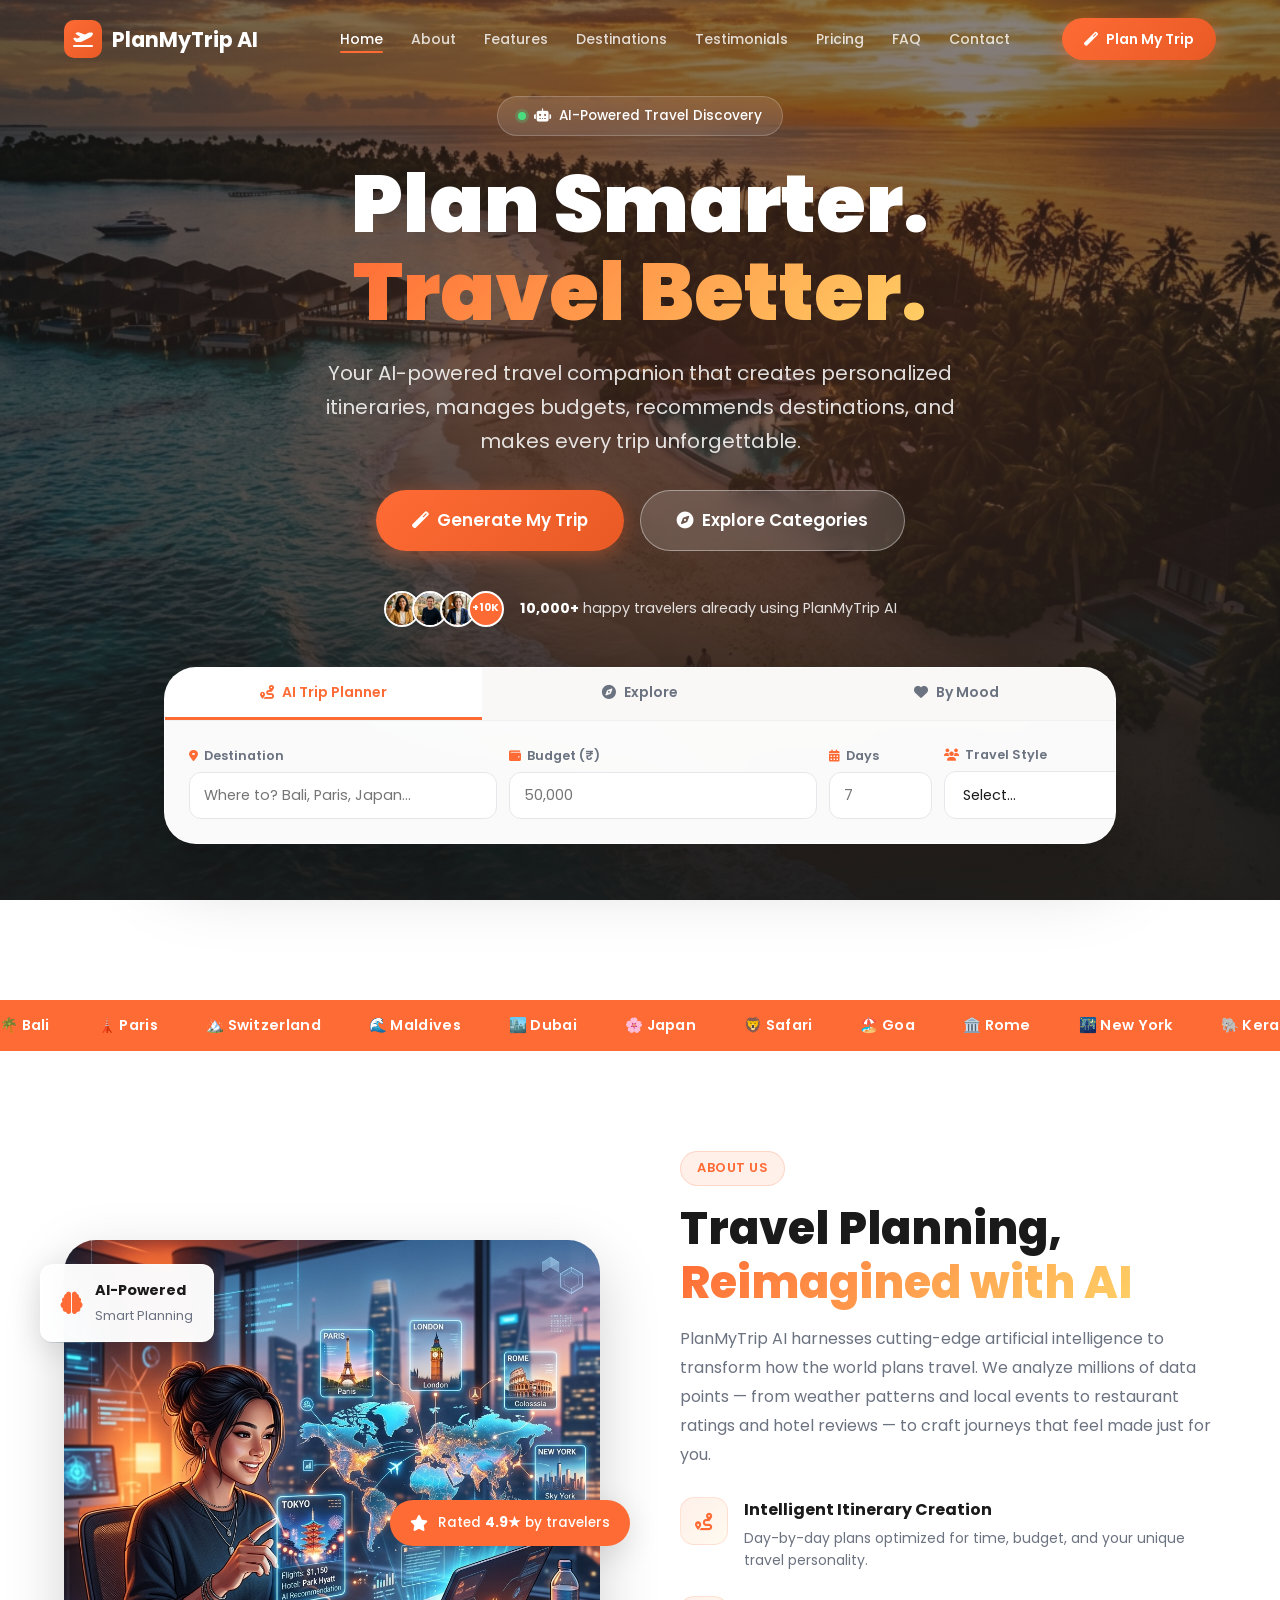
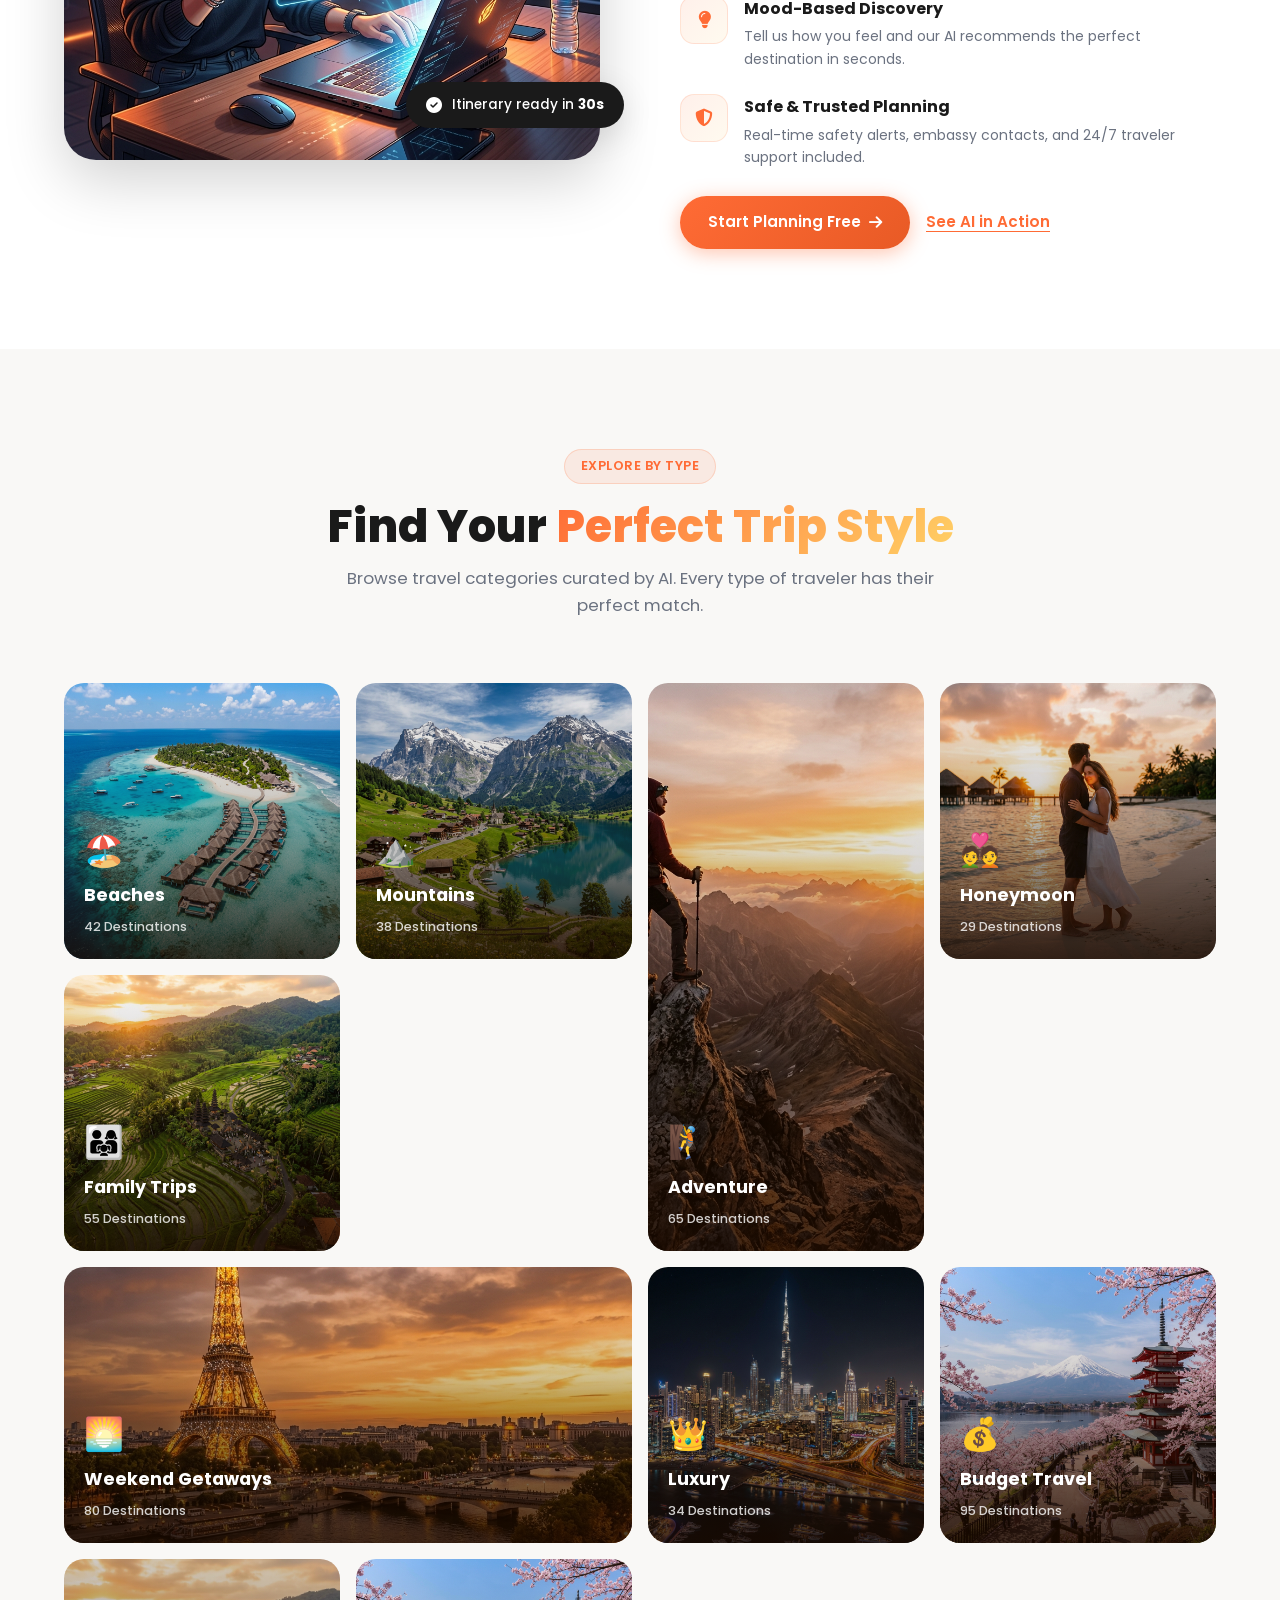
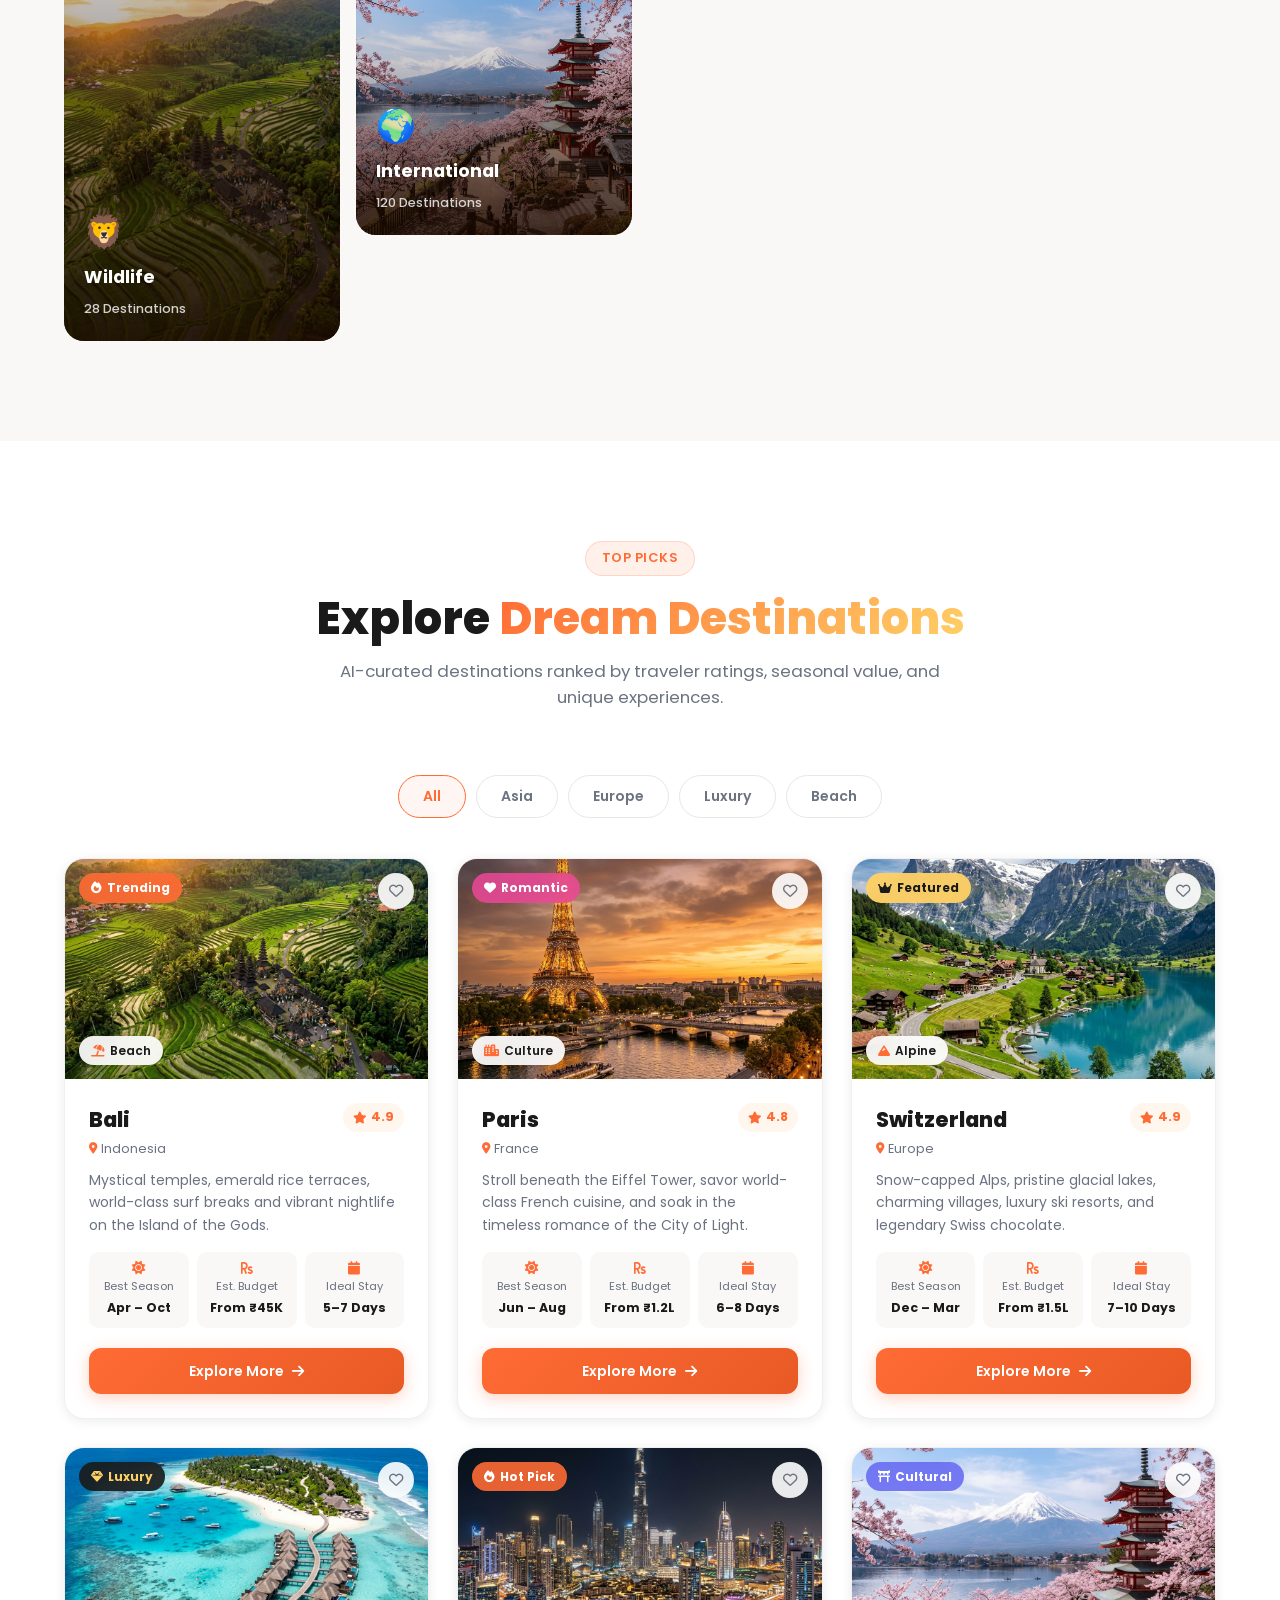
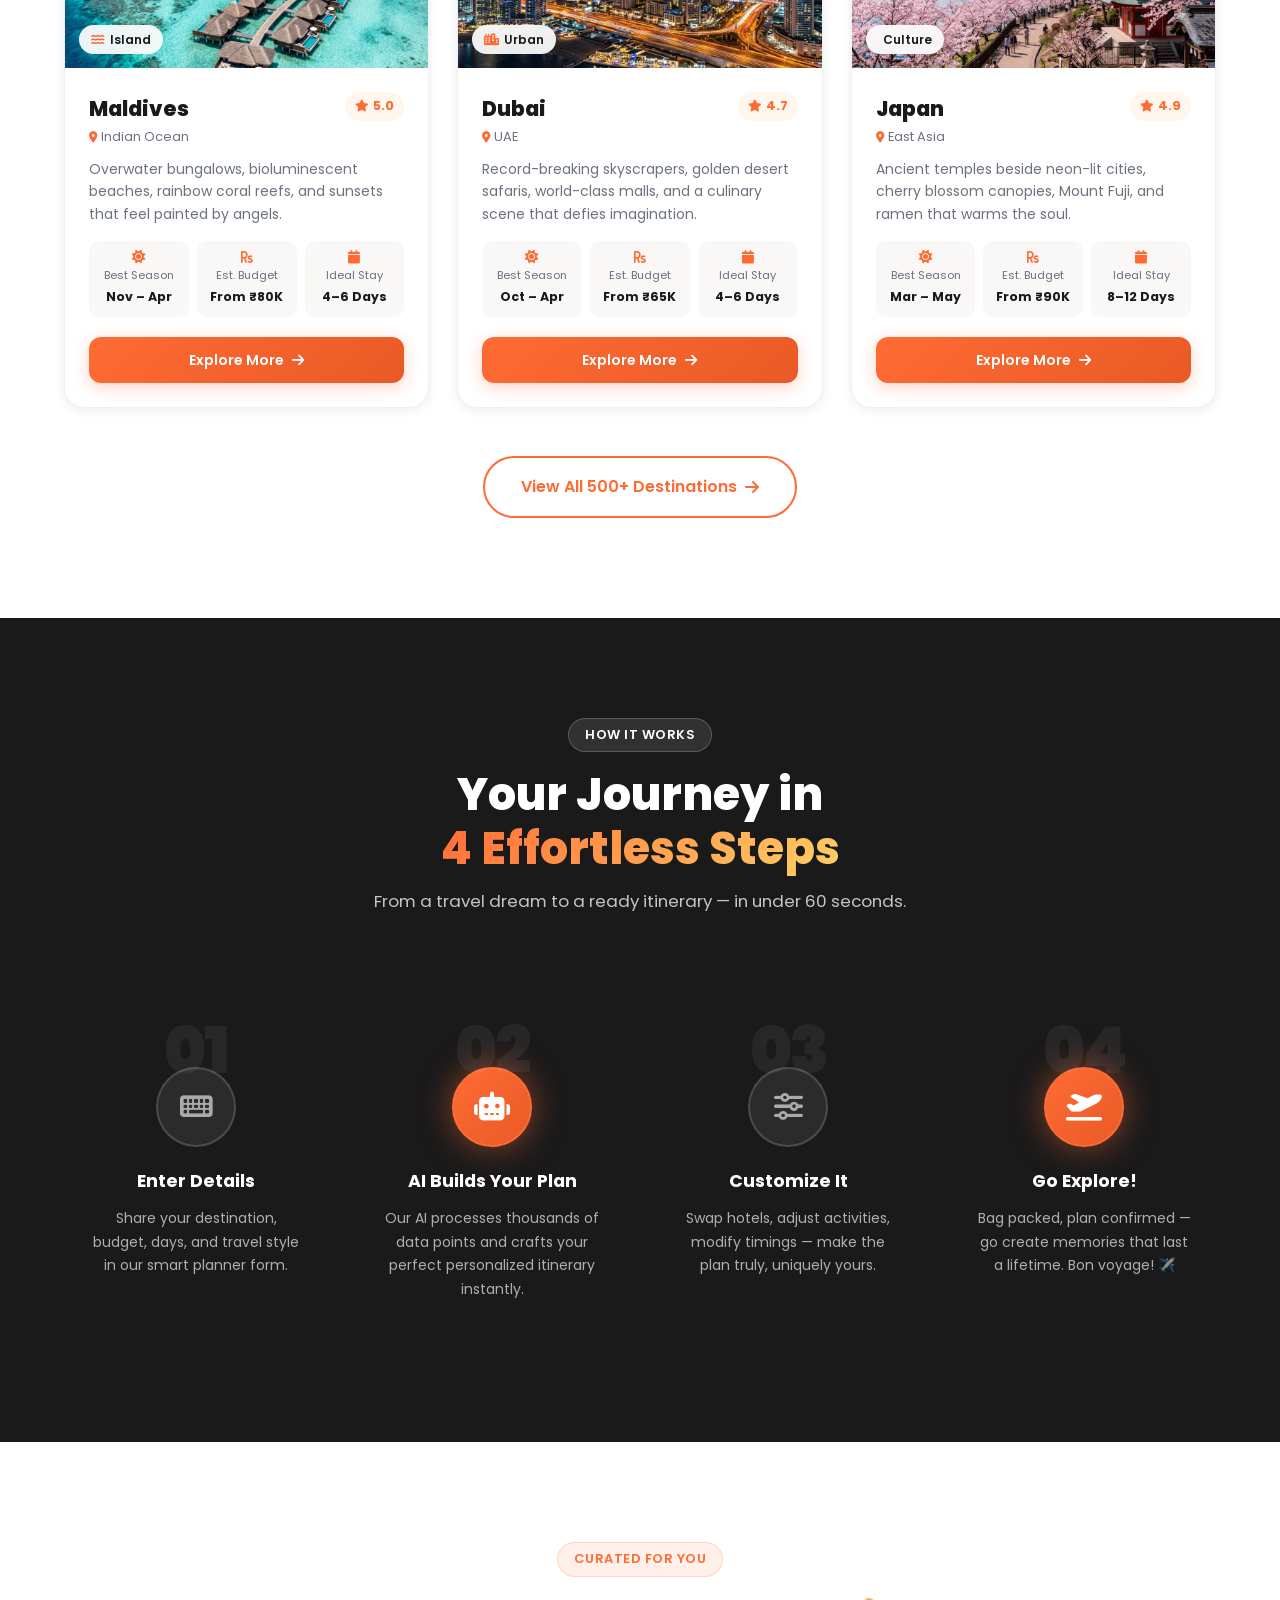
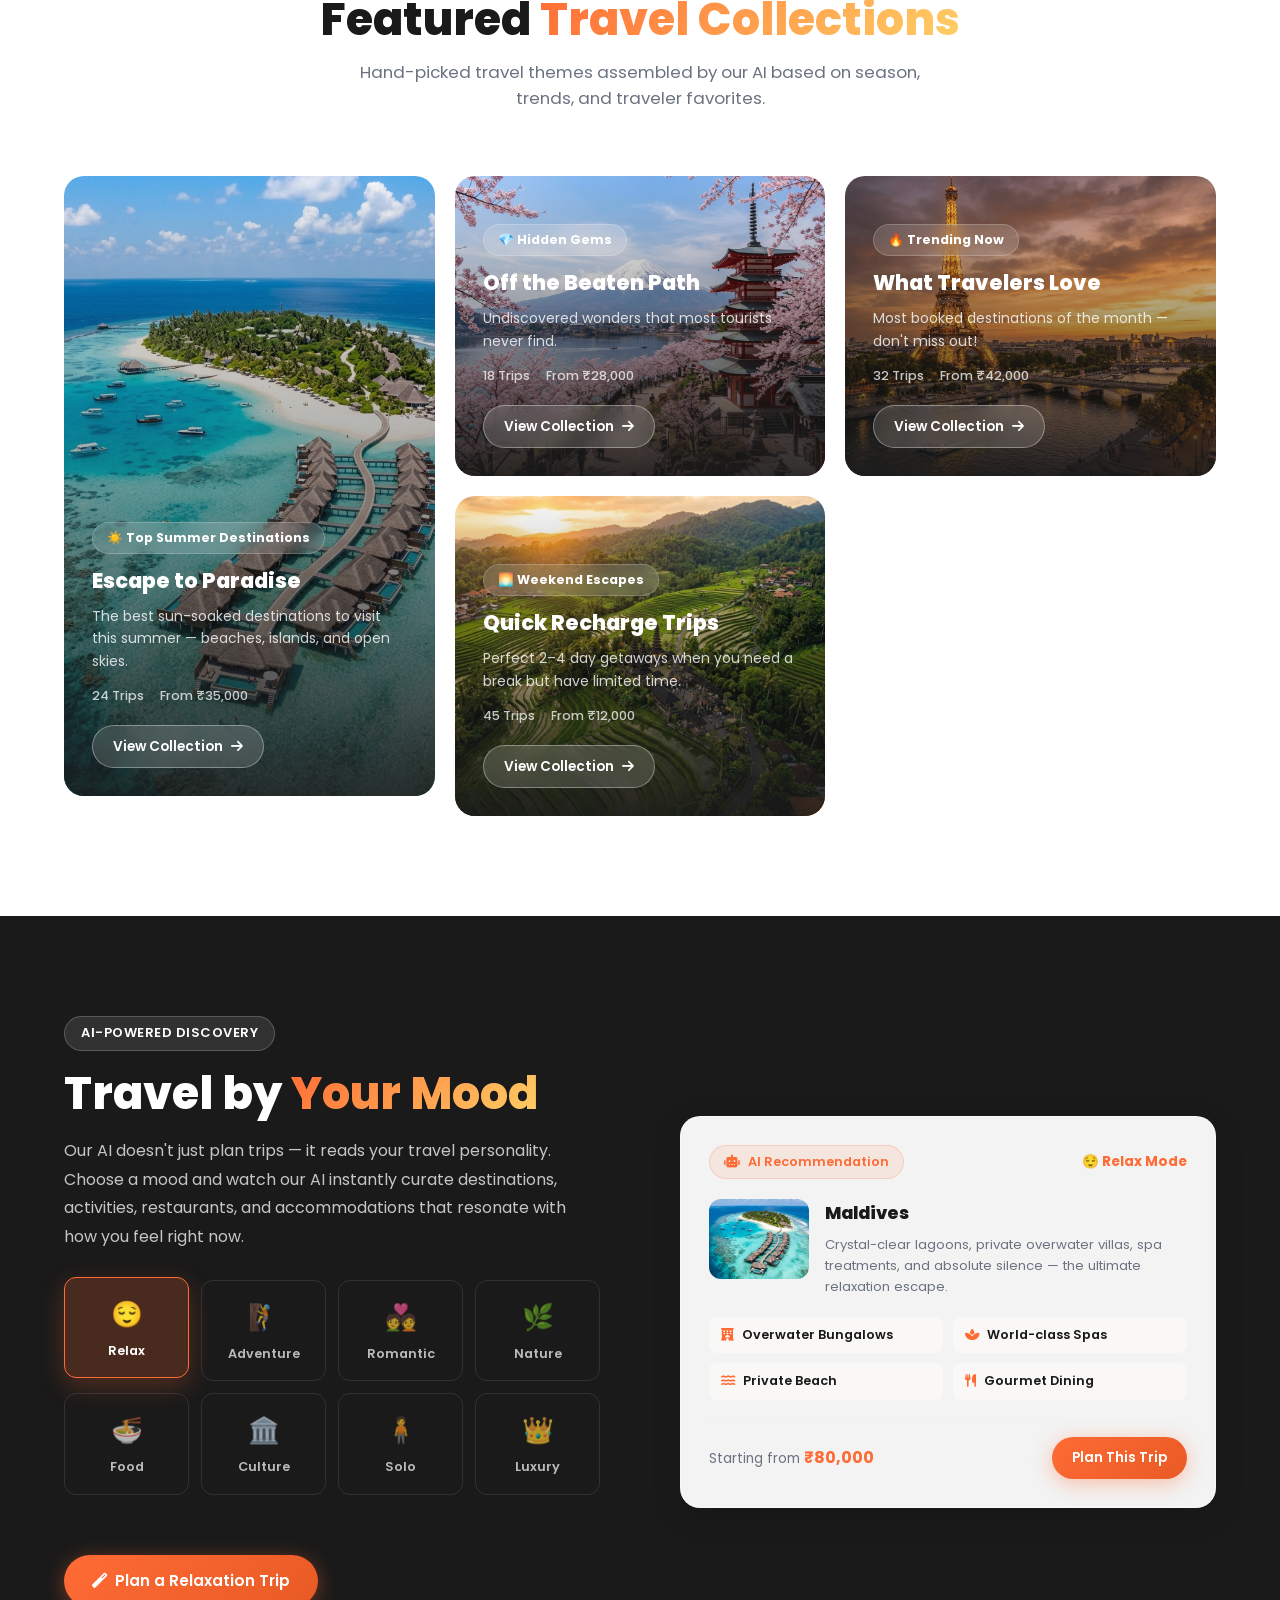
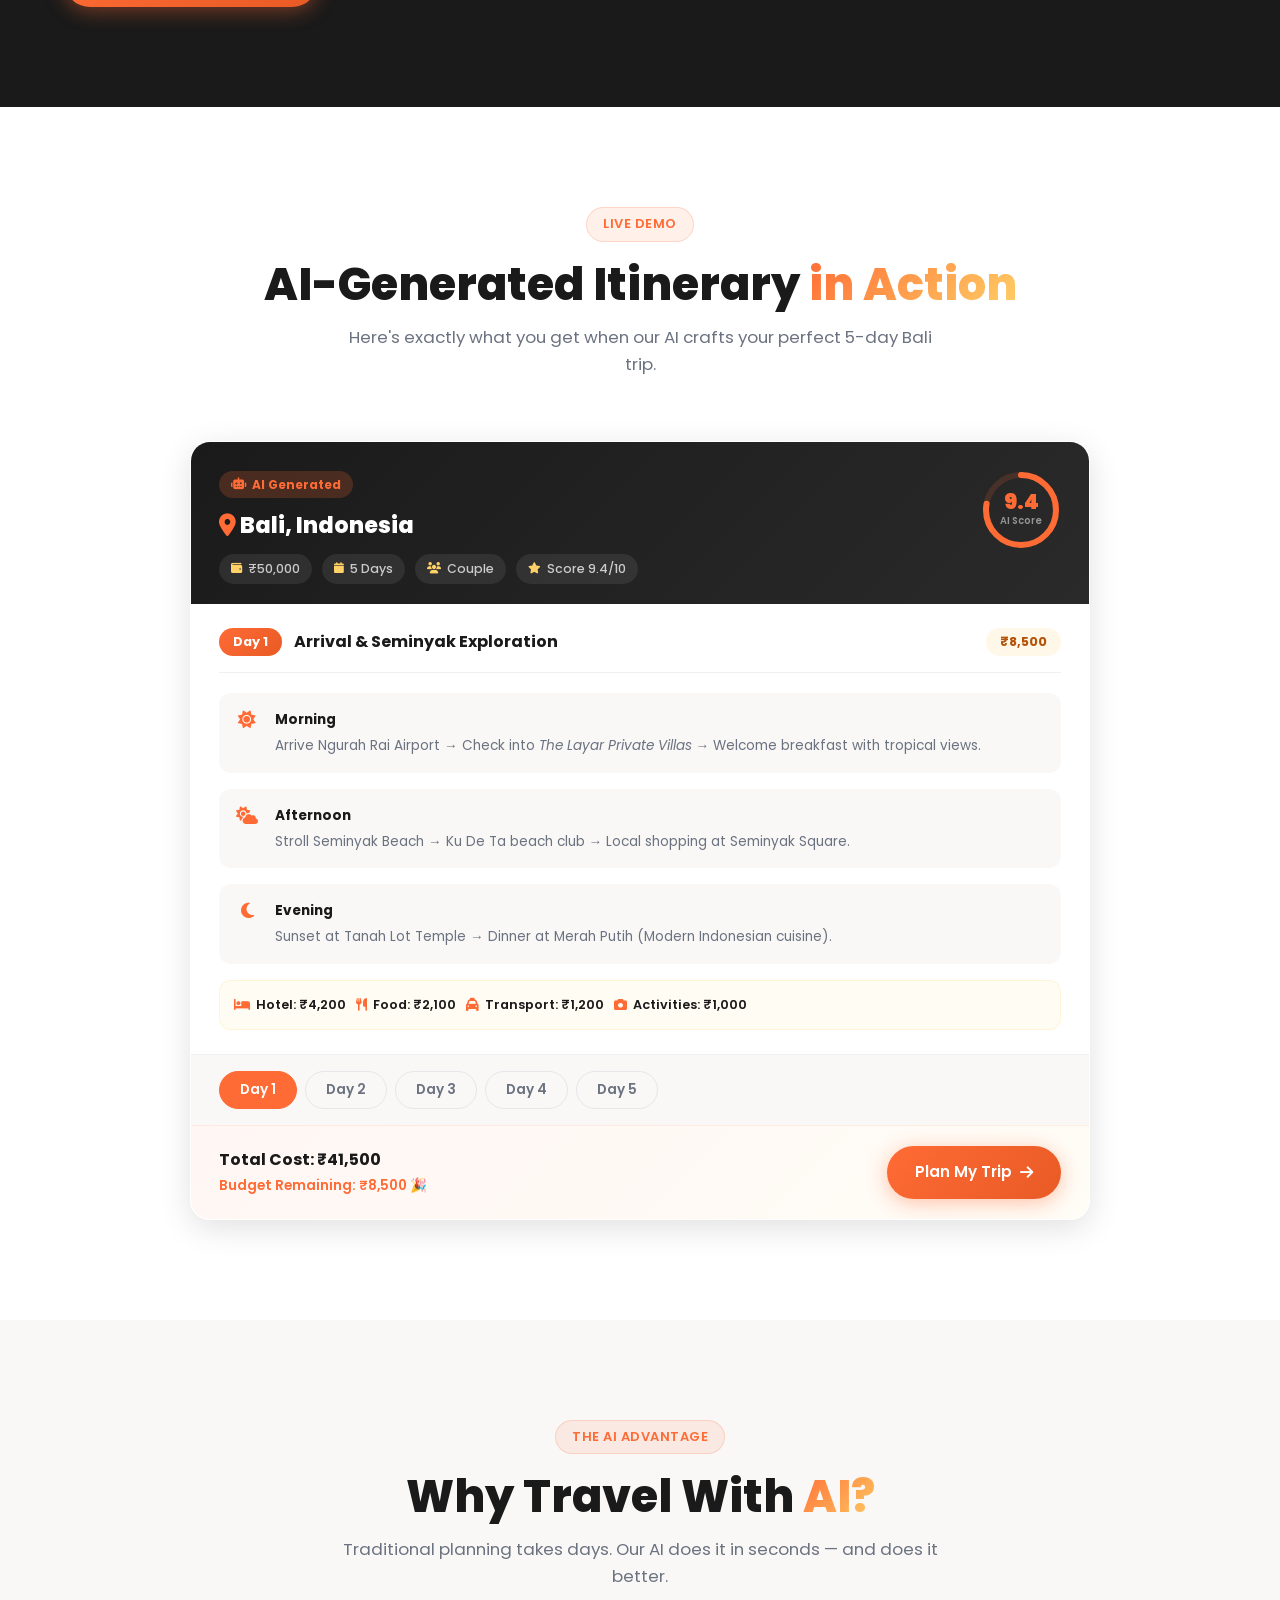
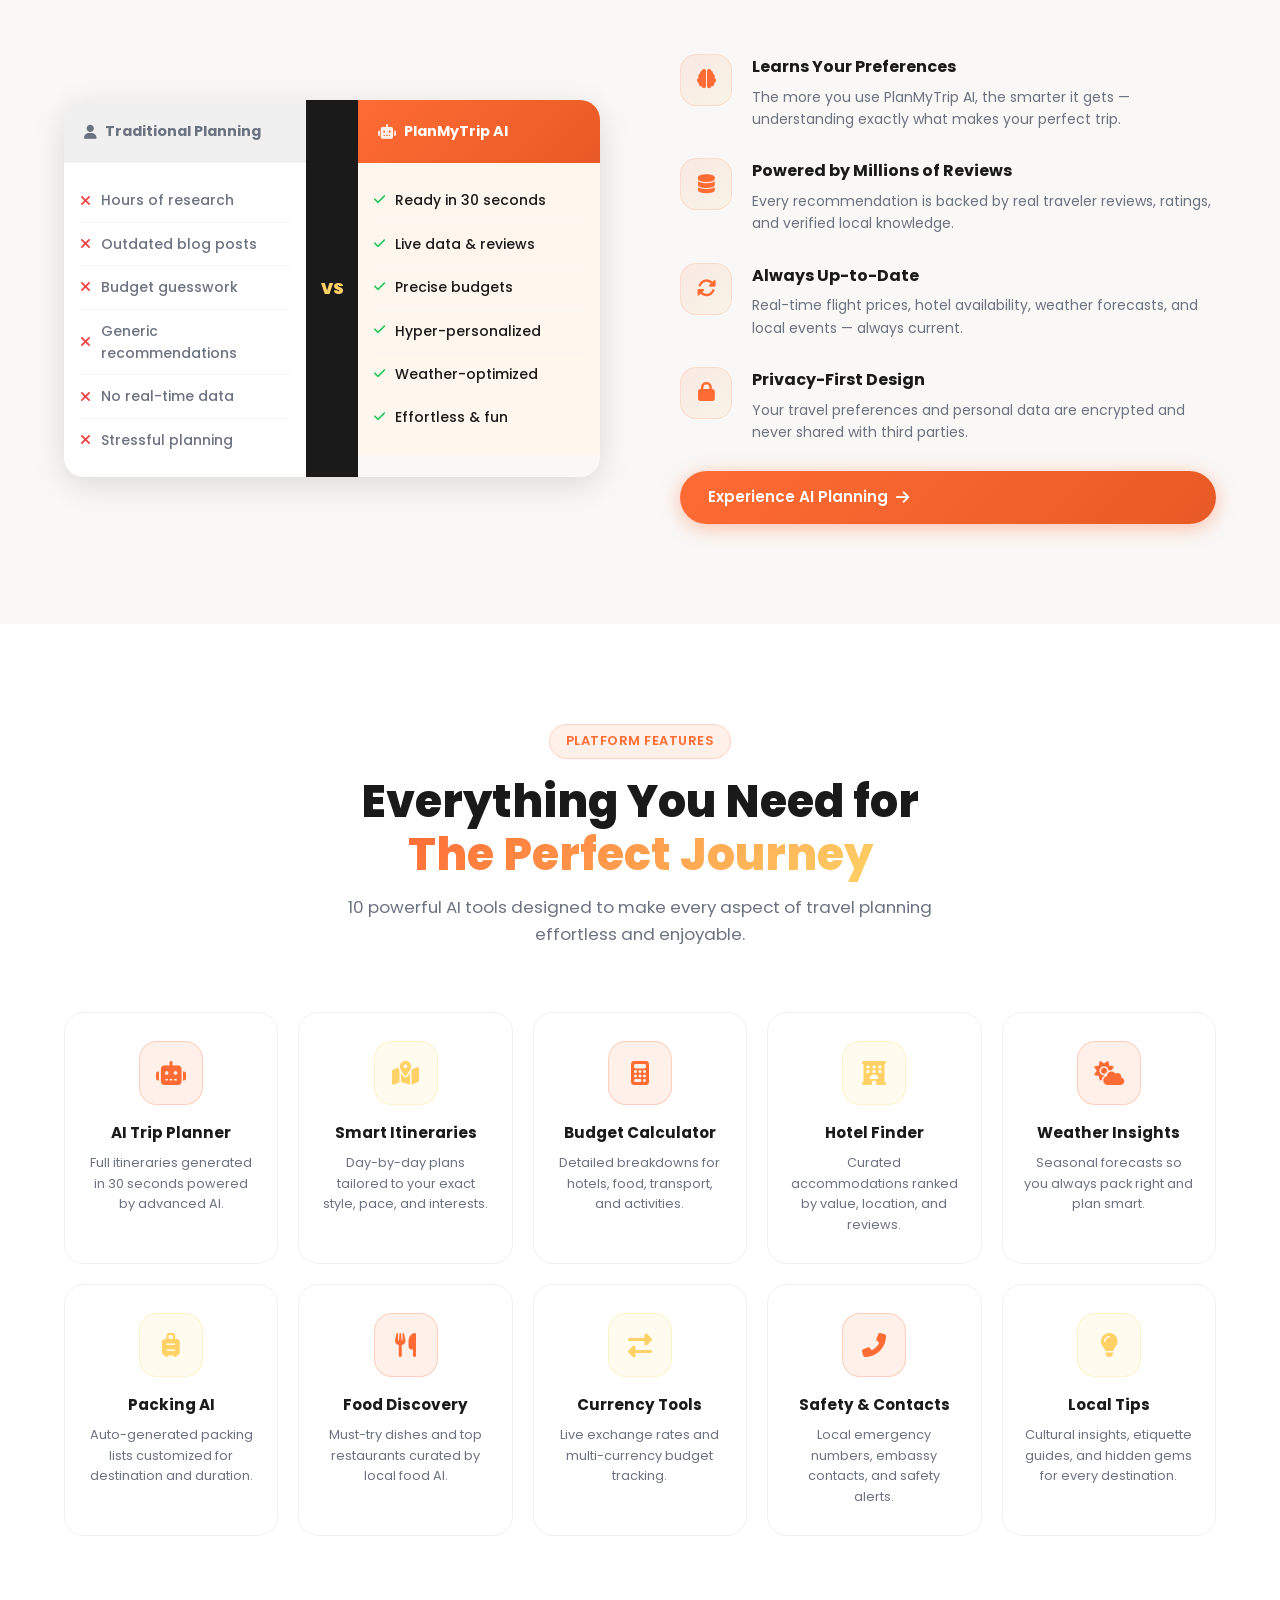
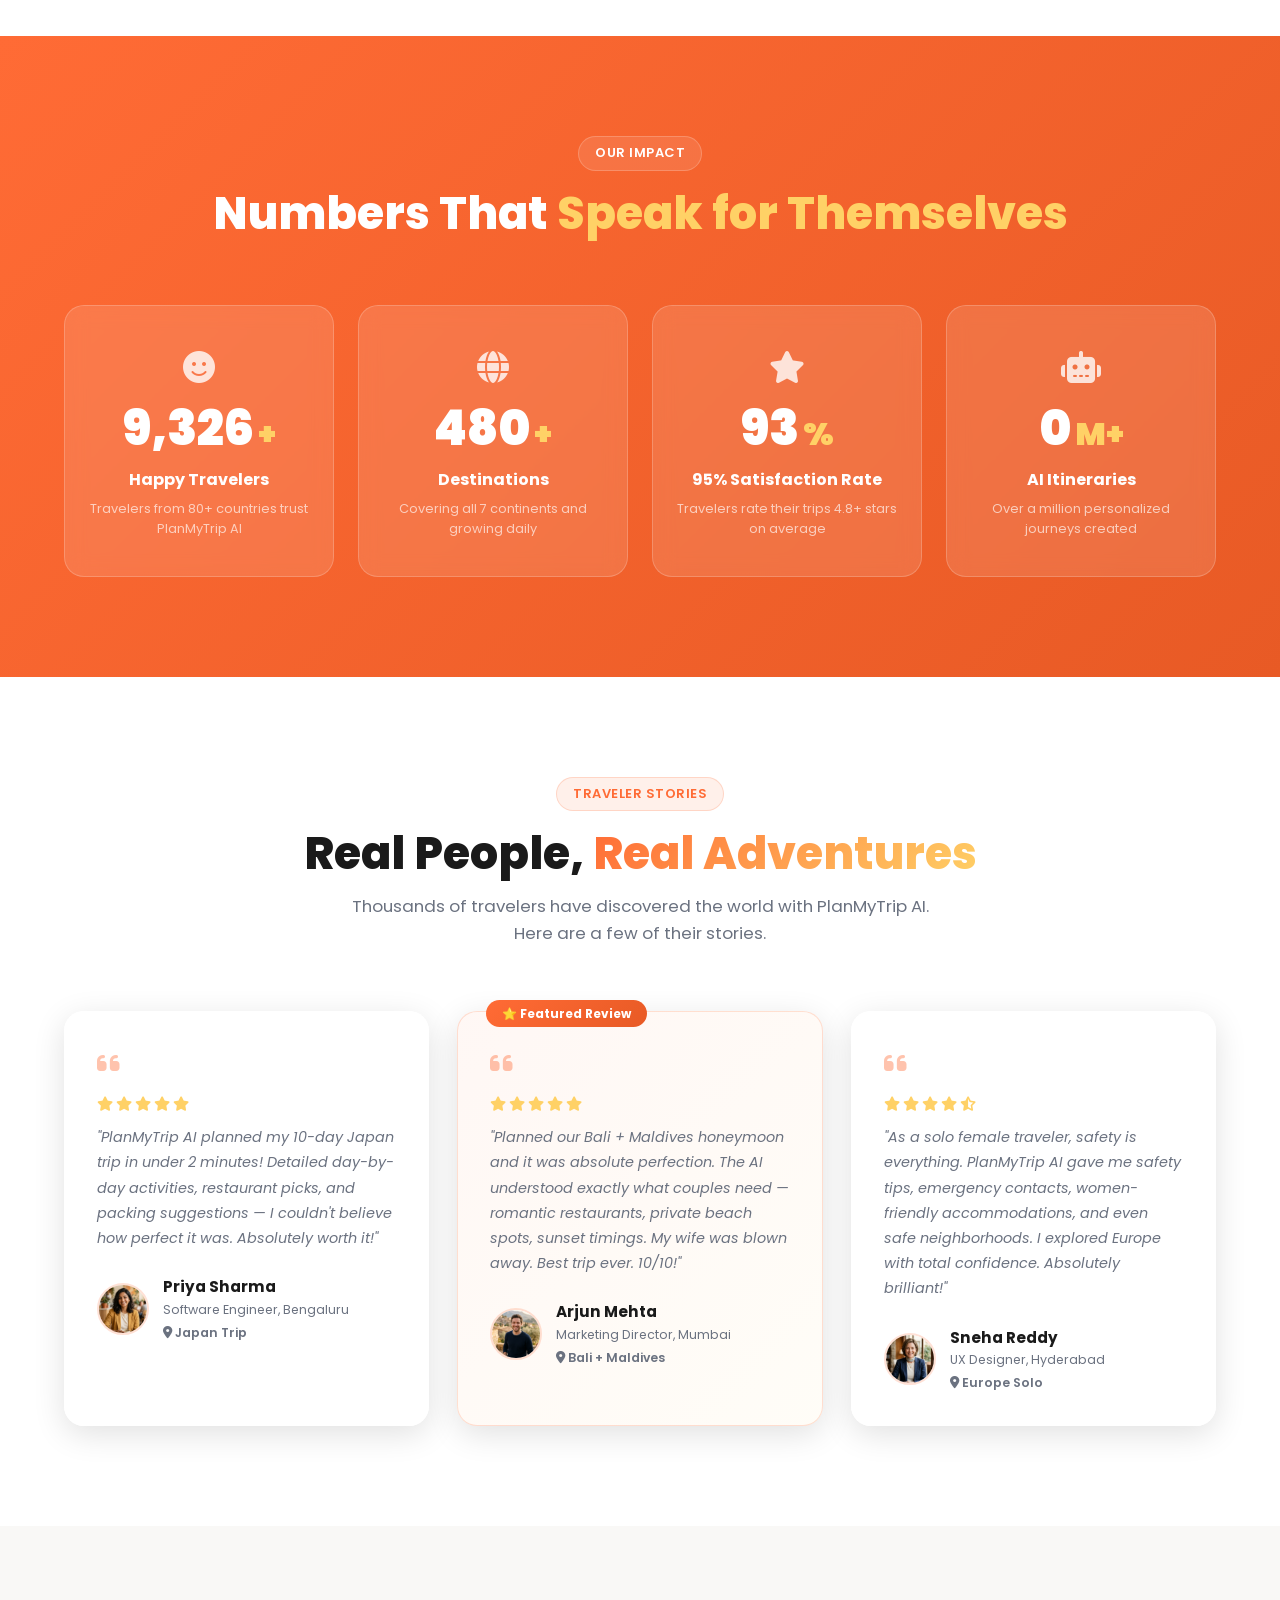
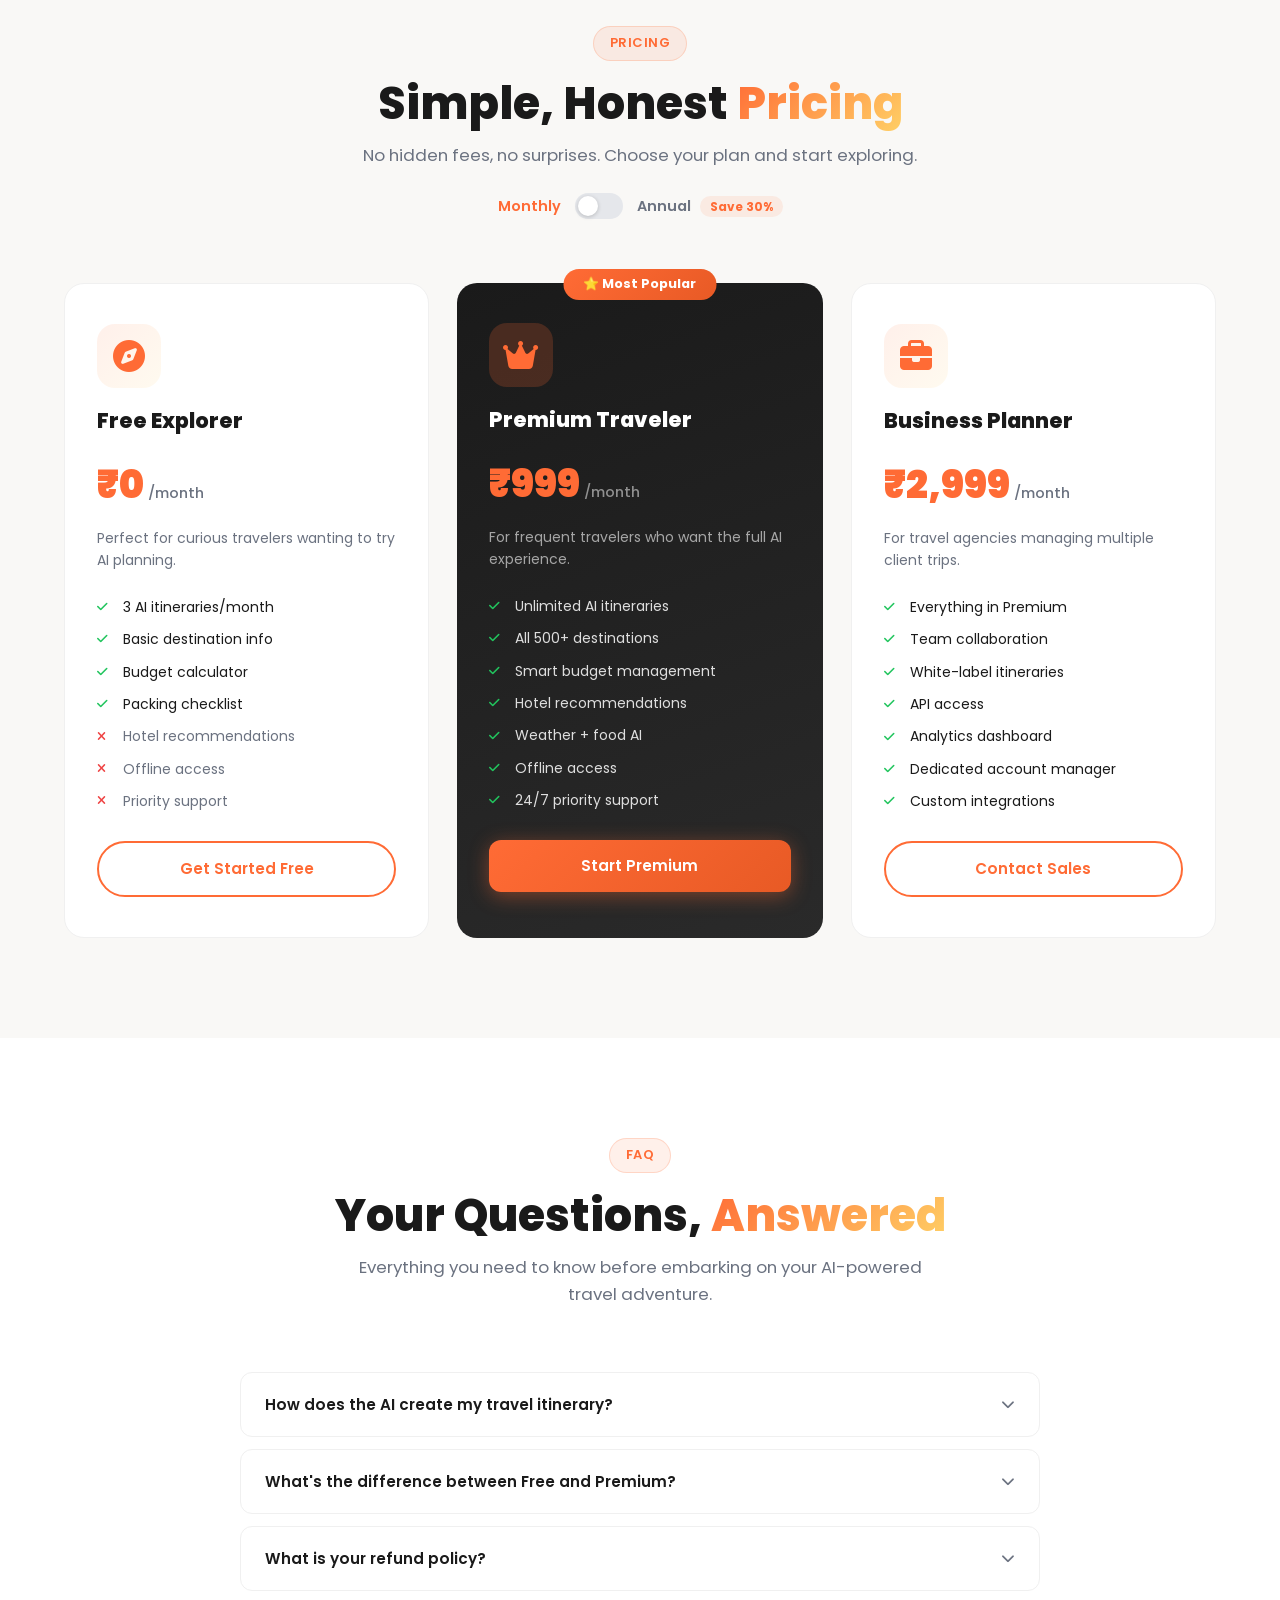
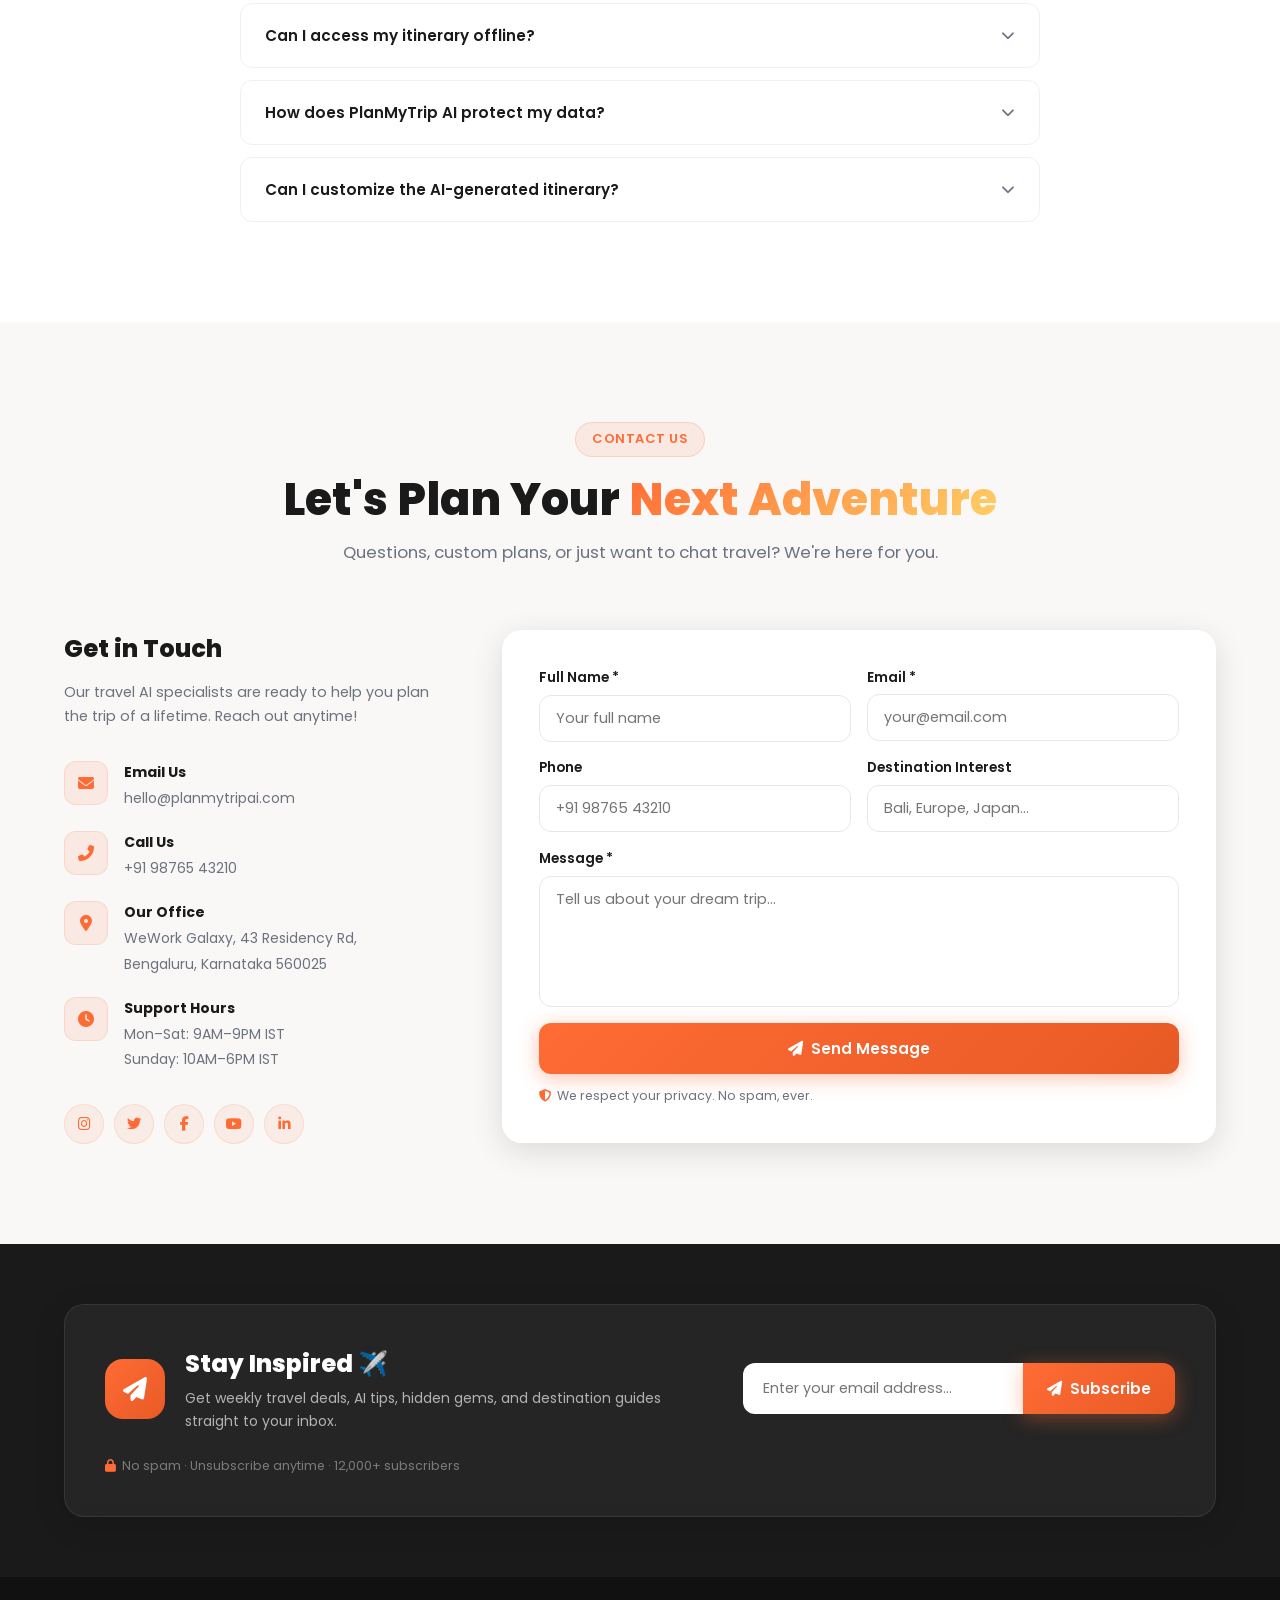
<file: index.html>
<!DOCTYPE html>
<html lang="en">
<head>
  <meta charset="UTF-8"/>
  <meta name="viewport" content="width=device-width, initial-scale=1.0"/>
  <meta name="description" content="PlanMyTrip AI – Your AI-powered travel discovery platform. Explore destinations, get personalized itineraries, budget plans, and travel collections curated just for you."/>
  <meta name="keywords" content="AI travel planner, trip planner, personalized itinerary, travel AI, budget travel, PlanMyTrip, travel destinations, travel categories"/>
  <meta name="author" content="PlanMyTrip AI"/>
  <meta property="og:title" content="PlanMyTrip AI – Discover. Plan. Explore."/>
  <meta property="og:description" content="AI-powered travel discovery: personalized itineraries, mood-based inspiration, curated collections and more."/>
  <meta property="og:type" content="website"/>
  <title>PlanMyTrip AI – Discover. Plan. Explore.</title>
  <link rel="preconnect" href="https://fonts.googleapis.com"/>
  <link rel="preconnect" href="https://fonts.gstatic.com" crossorigin/>
  <link href="https://fonts.googleapis.com/css2?family=Poppins:wght@300;400;500;600;700;800;900&display=swap" rel="stylesheet"/>
  <link rel="stylesheet" href="https://cdnjs.cloudflare.com/ajax/libs/font-awesome/6.5.0/css/all.min.css"/>
  <link rel="stylesheet" href="style.css"/>
</head>
<body>

  <!-- ===== LOADING SCREEN ===== -->
  <div id="loader" class="loader" aria-hidden="true">
    <div class="loader-inner">
      <div class="loader-logo">
        <i class="fas fa-plane-departure"></i>
        <span>PlanMyTrip <strong>AI</strong></span>
      </div>
      <p class="loader-tagline">Discovering your world…</p>
      <div class="loader-bar"><div class="loader-progress"></div></div>
    </div>
  </div>

  <!-- ===== SCROLL TO TOP ===== -->
  <button id="scrollTopBtn" class="scroll-top-btn" aria-label="Scroll to top">
    <i class="fas fa-chevron-up"></i>
  </button>

  <!-- ===== NAVIGATION ===== -->
  <nav id="navbar" class="navbar" role="navigation" aria-label="Main navigation">
    <div class="nav-container">
      <a href="#home" class="nav-logo" aria-label="PlanMyTrip AI Home">
        <div class="nav-logo-icon"><i class="fas fa-plane-departure"></i></div>
        <span>PlanMyTrip <strong>AI</strong></span>
      </a>
      <ul class="nav-links" id="navLinks" role="list">
        <li><a href="#home" class="nav-link active">Home</a></li>
        <li><a href="#about" class="nav-link">About</a></li>
        <li><a href="#features" class="nav-link">Features</a></li>
        <li><a href="#destinations" class="nav-link">Destinations</a></li>
        <li><a href="#testimonials" class="nav-link">Testimonials</a></li>
        <li><a href="#pricing" class="nav-link">Pricing</a></li>
        <li><a href="#faq" class="nav-link">FAQ</a></li>
        <li><a href="#contact" class="nav-link">Contact</a></li>
      </ul>
      <a href="#search-bar" class="btn-primary nav-cta">
        <i class="fas fa-magic"></i> Plan My Trip
      </a>
      <button class="hamburger" id="hamburger" aria-label="Toggle menu" aria-expanded="false">
        <span></span><span></span><span></span>
      </button>
    </div>
  </nav>

  <!-- ===== HERO SECTION ===== -->
  <section id="home" class="hero" role="banner">
    <div class="hero-bg" aria-hidden="true">
      <img src="hero_bg.png" alt="" class="hero-bg-img"/>
      <div class="hero-overlay"></div>
      <div class="hero-gradient-overlay"></div>
    </div>
    <div class="hero-particles" aria-hidden="true" id="particles"></div>

    <div class="hero-content">
      <div class="hero-badge animate-in">
        <span class="badge-dot"></span>
        <i class="fas fa-robot"></i>
        <span>AI-Powered Travel Discovery</span>
      </div>
      <h1 class="hero-title animate-in delay-1">
        Plan Smarter.<br/><span class="hero-gradient-text">Travel Better.</span>
      </h1>
      <p class="hero-subtitle animate-in delay-2">Your AI-powered travel companion that creates personalized itineraries, manages budgets, recommends destinations, and makes every trip unforgettable.</p>
      <div class="hero-actions animate-in delay-3">
        <a href="planner.html" target="_blank" class="btn-primary btn-lg pulse-btn">
          <i class="fas fa-magic"></i> Generate My Trip
        </a>
        <a href="#categories" class="btn-glass btn-lg">
          <i class="fas fa-compass"></i> Explore Categories
        </a>
      </div>
      <div class="hero-trust animate-in delay-4">
        <div class="trust-avatars">
          <img src="avatar1.png" alt="traveler"/>
          <img src="avatar2.png" alt="traveler"/>
          <img src="avatar3.png" alt="traveler"/>
          <div class="trust-more">+10K</div>
        </div>
        <p><strong>10,000+</strong> happy travelers already using PlanMyTrip AI</p>
      </div>
    </div>

    <!-- Smart Search Bar -->
    <div class="hero-search-wrapper" id="search-bar">
      <div class="search-card glass-card">
        <div class="search-tabs">
          <button class="search-tab active" data-tab="planner"><i class="fas fa-route"></i> AI Trip Planner</button>
          <button class="search-tab" data-tab="explore"><i class="fas fa-compass"></i> Explore</button>
          <button class="search-tab" data-tab="mood"><i class="fas fa-heart"></i> By Mood</button>
        </div>

        <!-- Planner Tab -->
        <div class="search-panel active" id="tab-planner">
          <form class="search-form" id="tripForm" novalidate>
            <div class="search-fields">
              <div class="search-field">
                <label for="destination"><i class="fas fa-map-marker-alt"></i> Destination</label>
                <input type="text" id="destination" name="destination" placeholder="Where to? Bali, Paris, Japan…" autocomplete="off" required/>
              </div>
              <div class="search-field">
                <label for="budget"><i class="fas fa-wallet"></i> Budget (₹)</label>
                <input type="number" id="budget" name="budget" placeholder="50,000" min="1000" required/>
              </div>
              <div class="search-field">
                <label for="days"><i class="fas fa-calendar-alt"></i> Days</label>
                <input type="number" id="days" name="days" placeholder="7" min="1" max="60" required/>
              </div>
              <div class="search-field">
                <label for="travelStyle"><i class="fas fa-users"></i> Travel Style</label>
                <select id="travelStyle" name="travelStyle" required>
                  <option value="" disabled selected>Select…</option>
                  <option value="solo">✈️ Solo Explorer</option>
                  <option value="couple">💑 Couple Getaway</option>
                  <option value="family">👨‍👩‍👧‍👦 Family Adventure</option>
                  <option value="friends">👯 Friends Trip</option>
                </select>
              </div>
              <button type="submit" class="btn-search" id="generateBtn">
                <i class="fas fa-magic"></i> <span>Generate</span>
              </button>
            </div>
          </form>
        </div>

        <!-- Explore Tab -->
        <div class="search-panel" id="tab-explore">
          <div class="explore-filters">
            <div class="filter-field">
              <label for="filter-dest"><i class="fas fa-map-marker-alt"></i> Destination</label>
              <input type="text" id="filter-dest" placeholder="Country, city, region…"/>
            </div>
            <div class="filter-field">
              <label for="filter-budget"><i class="fas fa-coins"></i> Budget Range</label>
              <select id="filter-budget">
                <option value="">Any budget</option>
                <option>Under ₹20,000</option>
                <option>₹20K – ₹50K</option>
                <option>₹50K – ₹1L</option>
                <option>₹1L+</option>
              </select>
            </div>
            <div class="filter-field">
              <label for="filter-duration"><i class="fas fa-clock"></i> Duration</label>
              <select id="filter-duration">
                <option value="">Any duration</option>
                <option>Weekend (2–3 days)</option>
                <option>Short Trip (4–7 days)</option>
                <option>Long Trip (8–14 days)</option>
                <option>Extended (15+ days)</option>
              </select>
            </div>
            <div class="filter-field">
              <label for="filter-category"><i class="fas fa-tag"></i> Category</label>
              <select id="filter-category">
                <option value="">All Categories</option>
                <option>🏖️ Beaches</option>
                <option>⛰️ Mountains</option>
                <option>🧗 Adventure</option>
                <option>💑 Honeymoon</option>
                <option>👨‍👩‍👧 Family</option>
                <option>🦁 Wildlife</option>
                <option>👑 Luxury</option>
              </select>
            </div>
            <button class="btn-search" onclick="showSearchResult()">
              <i class="fas fa-search"></i> <span>Search</span>
            </button>
          </div>
        </div>

        <!-- Mood Tab -->
        <div class="search-panel" id="tab-mood">
          <p class="mood-label">How are you feeling today?</p>
          <div class="mood-pills">
            <button class="mood-pill" data-mood="relax" onclick="planByMood(this)">😌 Relax</button>
            <button class="mood-pill" data-mood="adventure" onclick="planByMood(this)">🧗 Adventure</button>
            <button class="mood-pill" data-mood="romantic" onclick="planByMood(this)">💑 Romantic</button>
            <button class="mood-pill" data-mood="nature" onclick="planByMood(this)">🌿 Nature</button>
            <button class="mood-pill" data-mood="food" onclick="planByMood(this)">🍜 Food</button>
            <button class="mood-pill" data-mood="culture" onclick="planByMood(this)">🏛️ Culture</button>
            <button class="mood-pill" data-mood="solo" onclick="planByMood(this)">🧍 Solo</button>
            <button class="mood-pill" data-mood="luxury" onclick="planByMood(this)">👑 Luxury</button>
          </div>
        </div>
      </div>
    </div>
  </section>

  <!-- ===== MARQUEE STRIP ===== -->
  <div class="marquee-strip" aria-hidden="true">
    <div class="marquee-track">
      <span>🌴 Bali</span><span>🗼 Paris</span><span>🏔️ Switzerland</span><span>🌊 Maldives</span>
      <span>🏙️ Dubai</span><span>🌸 Japan</span><span>🦁 Safari</span><span>🏖️ Goa</span>
      <span>🏛️ Rome</span><span>🌃 New York</span><span>🐘 Kerala</span><span>🌺 Thailand</span>
      <span>🌴 Bali</span><span>🗼 Paris</span><span>🏔️ Switzerland</span><span>🌊 Maldives</span>
      <span>🏙️ Dubai</span><span>🌸 Japan</span><span>🦁 Safari</span><span>🏖️ Goa</span>
      <span>🏛️ Rome</span><span>🌃 New York</span><span>🐘 Kerala</span><span>🌺 Thailand</span>
    </div>
  </div>

  <!-- ===== ABOUT SECTION ===== -->
  <section id="about" class="about section-padding" aria-labelledby="about-heading">
    <div class="container">
      <div class="about-grid">
        <div class="about-image reveal">
          <div class="about-img-wrapper">
            <img src="about_bg.png" alt="AI travel planning technology" loading="lazy"/>
            <div class="about-img-badge glass-card">
              <i class="fas fa-brain"></i>
              <div><strong>AI-Powered</strong><span>Smart Planning</span></div>
            </div>
            <div class="about-floating-pill">
              <i class="fas fa-check-circle"></i>
              <span>Itinerary ready in <strong>30s</strong></span>
            </div>
            <div class="about-floating-pill pill-2">
              <i class="fas fa-star"></i>
              <span>Rated <strong>4.9★</strong> by travelers</span>
            </div>
          </div>
        </div>
        <div class="about-content reveal">
          <div class="section-tag">About Us</div>
          <h2 id="about-heading" class="section-title">Travel Planning,<br/><span class="text-gradient">Reimagined with AI</span></h2>
          <p class="section-desc">PlanMyTrip AI harnesses cutting-edge artificial intelligence to transform how the world plans travel. We analyze millions of data points — from weather patterns and local events to restaurant ratings and hotel reviews — to craft journeys that feel made just for you.</p>
          <div class="about-features">
            <div class="about-feature-item">
              <div class="about-feature-icon"><i class="fas fa-route"></i></div>
              <div>
                <h3>Intelligent Itinerary Creation</h3>
                <p>Day-by-day plans optimized for time, budget, and your unique travel personality.</p>
              </div>
            </div>
            <div class="about-feature-item">
              <div class="about-feature-icon"><i class="fas fa-lightbulb"></i></div>
              <div>
                <h3>Mood-Based Discovery</h3>
                <p>Tell us how you feel and our AI recommends the perfect destination in seconds.</p>
              </div>
            </div>
            <div class="about-feature-item">
              <div class="about-feature-icon"><i class="fas fa-shield-alt"></i></div>
              <div>
                <h3>Safe &amp; Trusted Planning</h3>
                <p>Real-time safety alerts, embassy contacts, and 24/7 traveler support included.</p>
              </div>
            </div>
          </div>
          <div class="about-ctas">
            <a href="planner.html" target="_blank" class="btn-primary">Start Planning Free <i class="fas fa-arrow-right"></i></a>
            <a href="#ai-inspiration" class="btn-ghost">See AI in Action</a>
          </div>
        </div>
      </div>
    </div>
  </section>

  <!-- ===== TRAVEL CATEGORIES ===== -->
  <section id="categories" class="categories section-padding bg-light" aria-labelledby="cat-heading">
    <div class="container">
      <div class="section-header reveal">
        <div class="section-tag">Explore by Type</div>
        <h2 id="cat-heading" class="section-title">Find Your <span class="text-gradient">Perfect Trip Style</span></h2>
        <p class="section-subtitle">Browse travel categories curated by AI. Every type of traveler has their perfect match.</p>
      </div>
      <div class="categories-grid">
        <div class="cat-card reveal" tabindex="0" onclick="filterCategory('beaches')" style="--cat-bg: url('maldives.png')">
          <div class="cat-overlay"></div>
          <div class="cat-content">
            <div class="cat-icon">🏖️</div>
            <h3>Beaches</h3>
            <span class="cat-count">42 Destinations</span>
          </div>
        </div>
        <div class="cat-card reveal" tabindex="0" onclick="filterCategory('mountains')" style="--cat-bg: url('switzerland.png')">
          <div class="cat-overlay"></div>
          <div class="cat-content">
            <div class="cat-icon">⛰️</div>
            <h3>Mountains</h3>
            <span class="cat-count">38 Destinations</span>
          </div>
        </div>
        <div class="cat-card cat-tall reveal" tabindex="0" onclick="filterCategory('adventure')" style="--cat-bg: url('adventure.png')">
          <div class="cat-overlay"></div>
          <div class="cat-content">
            <div class="cat-icon">🧗</div>
            <h3>Adventure</h3>
            <span class="cat-count">65 Destinations</span>
          </div>
        </div>
        <div class="cat-card reveal" tabindex="0" onclick="filterCategory('honeymoon')" style="--cat-bg: url('honeymoon.png')">
          <div class="cat-overlay"></div>
          <div class="cat-content">
            <div class="cat-icon">💑</div>
            <h3>Honeymoon</h3>
            <span class="cat-count">29 Destinations</span>
          </div>
        </div>
        <div class="cat-card reveal" tabindex="0" onclick="filterCategory('family')" style="--cat-bg: url('bali.png')">
          <div class="cat-overlay"></div>
          <div class="cat-content">
            <div class="cat-icon">👨‍👩‍👧</div>
            <h3>Family Trips</h3>
            <span class="cat-count">55 Destinations</span>
          </div>
        </div>
        <div class="cat-card cat-wide reveal" tabindex="0" onclick="filterCategory('weekend')" style="--cat-bg: url('paris.png')">
          <div class="cat-overlay"></div>
          <div class="cat-content">
            <div class="cat-icon">🌅</div>
            <h3>Weekend Getaways</h3>
            <span class="cat-count">80 Destinations</span>
          </div>
        </div>
        <div class="cat-card reveal" tabindex="0" onclick="filterCategory('luxury')" style="--cat-bg: url('dubai.png')">
          <div class="cat-overlay"></div>
          <div class="cat-content">
            <div class="cat-icon">👑</div>
            <h3>Luxury</h3>
            <span class="cat-count">34 Destinations</span>
          </div>
        </div>
        <div class="cat-card reveal" tabindex="0" onclick="filterCategory('budget')" style="--cat-bg: url('japan.png')">
          <div class="cat-overlay"></div>
          <div class="cat-content">
            <div class="cat-icon">💰</div>
            <h3>Budget Travel</h3>
            <span class="cat-count">95 Destinations</span>
          </div>
        </div>
        <div class="cat-card cat-tall reveal" tabindex="0" onclick="filterCategory('wildlife')" style="--cat-bg: url('bali.png')">
          <div class="cat-overlay" style="background: linear-gradient(to top, rgba(26,10,0,0.85), rgba(26,10,0,0.2));"></div>
          <div class="cat-content">
            <div class="cat-icon">🦁</div>
            <h3>Wildlife</h3>
            <span class="cat-count">28 Destinations</span>
          </div>
        </div>
        <div class="cat-card reveal" tabindex="0" onclick="filterCategory('international')" style="--cat-bg: url('japan.png')">
          <div class="cat-overlay"></div>
          <div class="cat-content">
            <div class="cat-icon">🌍</div>
            <h3>International</h3>
            <span class="cat-count">120 Destinations</span>
          </div>
        </div>
      </div>
    </div>
  </section>

  <!-- ===== EXPLORE DESTINATIONS ===== -->
  <section id="destinations" class="destinations section-padding" aria-labelledby="dest-heading">
    <div class="container">
      <div class="section-header reveal">
        <div class="section-tag">Top Picks</div>
        <h2 id="dest-heading" class="section-title">Explore <span class="text-gradient">Dream Destinations</span></h2>
        <p class="section-subtitle">AI-curated destinations ranked by traveler ratings, seasonal value, and unique experiences.</p>
      </div>
      <div class="dest-filter-bar reveal">
        <button class="dest-filter-btn active" data-filter="all">All</button>
        <button class="dest-filter-btn" data-filter="asia">Asia</button>
        <button class="dest-filter-btn" data-filter="europe">Europe</button>
        <button class="dest-filter-btn" data-filter="luxury">Luxury</button>
        <button class="dest-filter-btn" data-filter="beach">Beach</button>
      </div>
      <div class="destinations-grid" id="destGrid">
        <div class="dest-card reveal" data-category="asia beach" tabindex="0">
          <div class="dest-img-wrap">
            <img src="bali.png" alt="Bali, Indonesia" loading="lazy"/>
            <div class="dest-top-bar">
              <div class="dest-badge trending"><i class="fas fa-fire"></i> Trending</div>
              <div class="dest-wishlist" onclick="toggleWishlist(this)" aria-label="Add to wishlist"><i class="far fa-heart"></i></div>
            </div>
            <div class="dest-category-chip"><i class="fas fa-umbrella-beach"></i> Beach</div>
          </div>
          <div class="dest-info">
            <div class="dest-header-row">
              <div>
                <h3>Bali</h3>
                <span class="dest-location"><i class="fas fa-map-marker-alt"></i> Indonesia</span>
              </div>
              <div class="dest-rating"><i class="fas fa-star"></i> 4.9</div>
            </div>
            <p>Mystical temples, emerald rice terraces, world-class surf breaks and vibrant nightlife on the Island of the Gods.</p>
            <div class="dest-meta-grid">
              <div class="dest-meta-item"><i class="fas fa-sun"></i><span>Best Season</span><strong>Apr – Oct</strong></div>
              <div class="dest-meta-item"><i class="fas fa-rupee-sign"></i><span>Est. Budget</span><strong>From ₹45K</strong></div>
              <div class="dest-meta-item"><i class="fas fa-calendar"></i><span>Ideal Stay</span><strong>5–7 Days</strong></div>
            </div>
            <a href="#search-bar" class="btn-dest">Explore More <i class="fas fa-arrow-right"></i></a>
          </div>
        </div>

        <div class="dest-card reveal" data-category="europe luxury" tabindex="0">
          <div class="dest-img-wrap">
            <img src="paris.png" alt="Paris, France" loading="lazy"/>
            <div class="dest-top-bar">
              <div class="dest-badge romantic"><i class="fas fa-heart"></i> Romantic</div>
              <div class="dest-wishlist" onclick="toggleWishlist(this)" aria-label="Add to wishlist"><i class="far fa-heart"></i></div>
            </div>
            <div class="dest-category-chip"><i class="fas fa-city"></i> Culture</div>
          </div>
          <div class="dest-info">
            <div class="dest-header-row">
              <div>
                <h3>Paris</h3>
                <span class="dest-location"><i class="fas fa-map-marker-alt"></i> France</span>
              </div>
              <div class="dest-rating"><i class="fas fa-star"></i> 4.8</div>
            </div>
            <p>Stroll beneath the Eiffel Tower, savor world-class French cuisine, and soak in the timeless romance of the City of Light.</p>
            <div class="dest-meta-grid">
              <div class="dest-meta-item"><i class="fas fa-sun"></i><span>Best Season</span><strong>Jun – Aug</strong></div>
              <div class="dest-meta-item"><i class="fas fa-rupee-sign"></i><span>Est. Budget</span><strong>From ₹1.2L</strong></div>
              <div class="dest-meta-item"><i class="fas fa-calendar"></i><span>Ideal Stay</span><strong>6–8 Days</strong></div>
            </div>
            <a href="#search-bar" class="btn-dest">Explore More <i class="fas fa-arrow-right"></i></a>
          </div>
        </div>

        <div class="dest-card reveal" data-category="europe luxury" tabindex="0">
          <div class="dest-img-wrap">
            <img src="switzerland.png" alt="Switzerland" loading="lazy"/>
            <div class="dest-top-bar">
              <div class="dest-badge featured"><i class="fas fa-crown"></i> Featured</div>
              <div class="dest-wishlist" onclick="toggleWishlist(this)" aria-label="Add to wishlist"><i class="far fa-heart"></i></div>
            </div>
            <div class="dest-category-chip"><i class="fas fa-mountain"></i> Alpine</div>
          </div>
          <div class="dest-info">
            <div class="dest-header-row">
              <div>
                <h3>Switzerland</h3>
                <span class="dest-location"><i class="fas fa-map-marker-alt"></i> Europe</span>
              </div>
              <div class="dest-rating"><i class="fas fa-star"></i> 4.9</div>
            </div>
            <p>Snow-capped Alps, pristine glacial lakes, charming villages, luxury ski resorts, and legendary Swiss chocolate.</p>
            <div class="dest-meta-grid">
              <div class="dest-meta-item"><i class="fas fa-sun"></i><span>Best Season</span><strong>Dec – Mar</strong></div>
              <div class="dest-meta-item"><i class="fas fa-rupee-sign"></i><span>Est. Budget</span><strong>From ₹1.5L</strong></div>
              <div class="dest-meta-item"><i class="fas fa-calendar"></i><span>Ideal Stay</span><strong>7–10 Days</strong></div>
            </div>
            <a href="#search-bar" class="btn-dest">Explore More <i class="fas fa-arrow-right"></i></a>
          </div>
        </div>

        <div class="dest-card reveal" data-category="asia beach luxury" tabindex="0">
          <div class="dest-img-wrap">
            <img src="maldives.png" alt="Maldives" loading="lazy"/>
            <div class="dest-top-bar">
              <div class="dest-badge luxury"><i class="fas fa-gem"></i> Luxury</div>
              <div class="dest-wishlist" onclick="toggleWishlist(this)" aria-label="Add to wishlist"><i class="far fa-heart"></i></div>
            </div>
            <div class="dest-category-chip"><i class="fas fa-water"></i> Island</div>
          </div>
          <div class="dest-info">
            <div class="dest-header-row">
              <div>
                <h3>Maldives</h3>
                <span class="dest-location"><i class="fas fa-map-marker-alt"></i> Indian Ocean</span>
              </div>
              <div class="dest-rating"><i class="fas fa-star"></i> 5.0</div>
            </div>
            <p>Overwater bungalows, bioluminescent beaches, rainbow coral reefs, and sunsets that feel painted by angels.</p>
            <div class="dest-meta-grid">
              <div class="dest-meta-item"><i class="fas fa-sun"></i><span>Best Season</span><strong>Nov – Apr</strong></div>
              <div class="dest-meta-item"><i class="fas fa-rupee-sign"></i><span>Est. Budget</span><strong>From ₹80K</strong></div>
              <div class="dest-meta-item"><i class="fas fa-calendar"></i><span>Ideal Stay</span><strong>4–6 Days</strong></div>
            </div>
            <a href="#search-bar" class="btn-dest">Explore More <i class="fas fa-arrow-right"></i></a>
          </div>
        </div>

        <div class="dest-card reveal" data-category="asia luxury" tabindex="0">
          <div class="dest-img-wrap">
            <img src="dubai.png" alt="Dubai, UAE" loading="lazy"/>
            <div class="dest-top-bar">
              <div class="dest-badge trending"><i class="fas fa-fire"></i> Hot Pick</div>
              <div class="dest-wishlist" onclick="toggleWishlist(this)" aria-label="Add to wishlist"><i class="far fa-heart"></i></div>
            </div>
            <div class="dest-category-chip"><i class="fas fa-city"></i> Urban</div>
          </div>
          <div class="dest-info">
            <div class="dest-header-row">
              <div>
                <h3>Dubai</h3>
                <span class="dest-location"><i class="fas fa-map-marker-alt"></i> UAE</span>
              </div>
              <div class="dest-rating"><i class="fas fa-star"></i> 4.7</div>
            </div>
            <p>Record-breaking skyscrapers, golden desert safaris, world-class malls, and a culinary scene that defies imagination.</p>
            <div class="dest-meta-grid">
              <div class="dest-meta-item"><i class="fas fa-sun"></i><span>Best Season</span><strong>Oct – Apr</strong></div>
              <div class="dest-meta-item"><i class="fas fa-rupee-sign"></i><span>Est. Budget</span><strong>From ₹65K</strong></div>
              <div class="dest-meta-item"><i class="fas fa-calendar"></i><span>Ideal Stay</span><strong>4–6 Days</strong></div>
            </div>
            <a href="#search-bar" class="btn-dest">Explore More <i class="fas fa-arrow-right"></i></a>
          </div>
        </div>

        <div class="dest-card reveal" data-category="asia" tabindex="0">
          <div class="dest-img-wrap">
            <img src="japan.png" alt="Japan" loading="lazy"/>
            <div class="dest-top-bar">
              <div class="dest-badge culture"><i class="fas fa-torii-gate"></i> Cultural</div>
              <div class="dest-wishlist" onclick="toggleWishlist(this)" aria-label="Add to wishlist"><i class="far fa-heart"></i></div>
            </div>
            <div class="dest-category-chip"><i class="fas fa-pagoda"></i> Culture</div>
          </div>
          <div class="dest-info">
            <div class="dest-header-row">
              <div>
                <h3>Japan</h3>
                <span class="dest-location"><i class="fas fa-map-marker-alt"></i> East Asia</span>
              </div>
              <div class="dest-rating"><i class="fas fa-star"></i> 4.9</div>
            </div>
            <p>Ancient temples beside neon-lit cities, cherry blossom canopies, Mount Fuji, and ramen that warms the soul.</p>
            <div class="dest-meta-grid">
              <div class="dest-meta-item"><i class="fas fa-sun"></i><span>Best Season</span><strong>Mar – May</strong></div>
              <div class="dest-meta-item"><i class="fas fa-rupee-sign"></i><span>Est. Budget</span><strong>From ₹90K</strong></div>
              <div class="dest-meta-item"><i class="fas fa-calendar"></i><span>Ideal Stay</span><strong>8–12 Days</strong></div>
            </div>
            <a href="#search-bar" class="btn-dest">Explore More <i class="fas fa-arrow-right"></i></a>
          </div>
        </div>
      </div>
      <div class="dest-see-more reveal">
        <a href="#search-bar" class="btn-outline-lg">View All 500+ Destinations <i class="fas fa-arrow-right"></i></a>
      </div>
    </div>
  </section>

  <!-- ===== HOW IT WORKS ===== -->
  <section id="how-it-works" class="how-it-works section-padding bg-dark" aria-labelledby="hiw-heading">
    <div class="container">
      <div class="section-header reveal">
        <div class="section-tag light">How It Works</div>
        <h2 id="hiw-heading" class="section-title light">Your Journey in<br/><span class="text-gradient">4 Effortless Steps</span></h2>
        <p class="section-subtitle light">From a travel dream to a ready itinerary — in under 60 seconds.</p>
      </div>
      <div class="steps-wrapper">
        <div class="steps-line" aria-hidden="true"></div>
        <div class="steps-grid">
          <div class="step-card reveal">
            <div class="step-num">01</div>
            <div class="step-icon-ring"><i class="fas fa-keyboard"></i></div>
            <h3>Enter Details</h3>
            <p>Share your destination, budget, days, and travel style in our smart planner form.</p>
          </div>
          <div class="step-card reveal">
            <div class="step-num">02</div>
            <div class="step-icon-ring active"><i class="fas fa-robot"></i></div>
            <h3>AI Builds Your Plan</h3>
            <p>Our AI processes thousands of data points and crafts your perfect personalized itinerary instantly.</p>
          </div>
          <div class="step-card reveal">
            <div class="step-num">03</div>
            <div class="step-icon-ring"><i class="fas fa-sliders-h"></i></div>
            <h3>Customize It</h3>
            <p>Swap hotels, adjust activities, modify timings — make the plan truly, uniquely yours.</p>
          </div>
          <div class="step-card reveal">
            <div class="step-num">04</div>
            <div class="step-icon-ring active"><i class="fas fa-plane-departure"></i></div>
            <h3>Go Explore!</h3>
            <p>Bag packed, plan confirmed — go create memories that last a lifetime. Bon voyage! ✈️</p>
          </div>
        </div>
      </div>
    </div>
  </section>

  <!-- ===== FEATURED COLLECTIONS ===== -->
  <section id="collections" class="collections section-padding" aria-labelledby="coll-heading">
    <div class="container">
      <div class="section-header reveal">
        <div class="section-tag">Curated For You</div>
        <h2 id="coll-heading" class="section-title">Featured <span class="text-gradient">Travel Collections</span></h2>
        <p class="section-subtitle">Hand-picked travel themes assembled by our AI based on season, trends, and traveler favorites.</p>
      </div>
      <div class="collections-grid">
        <div class="coll-card coll-large reveal" tabindex="0">
          <div class="coll-img">
            <img src="maldives.png" alt="Top Summer Destinations" loading="lazy"/>
          </div>
          <div class="coll-overlay">
            <div class="coll-label">☀️ Top Summer Destinations</div>
            <h3>Escape to Paradise</h3>
            <p>The best sun-soaked destinations to visit this summer — beaches, islands, and open skies.</p>
            <div class="coll-meta"><span>24 Trips</span><span>From ₹35,000</span></div>
            <a href="#search-bar" class="btn-coll">View Collection <i class="fas fa-arrow-right"></i></a>
          </div>
        </div>
        <div class="coll-card reveal" tabindex="0">
          <div class="coll-img">
            <img src="japan.png" alt="Hidden Gems" loading="lazy"/>
          </div>
          <div class="coll-overlay">
            <div class="coll-label">💎 Hidden Gems</div>
            <h3>Off the Beaten Path</h3>
            <p>Undiscovered wonders that most tourists never find.</p>
            <div class="coll-meta"><span>18 Trips</span><span>From ₹28,000</span></div>
            <a href="#search-bar" class="btn-coll">View Collection <i class="fas fa-arrow-right"></i></a>
          </div>
        </div>
        <div class="coll-card reveal" tabindex="0">
          <div class="coll-img">
            <img src="paris.png" alt="Trending Places" loading="lazy"/>
          </div>
          <div class="coll-overlay">
            <div class="coll-label">🔥 Trending Now</div>
            <h3>What Travelers Love</h3>
            <p>Most booked destinations of the month — don't miss out!</p>
            <div class="coll-meta"><span>32 Trips</span><span>From ₹42,000</span></div>
            <a href="#search-bar" class="btn-coll">View Collection <i class="fas fa-arrow-right"></i></a>
          </div>
        </div>
        <div class="coll-card coll-large reveal" tabindex="0">
          <div class="coll-img">
            <img src="bali.png" alt="Best Weekend Escapes" loading="lazy"/>
          </div>
          <div class="coll-overlay">
            <div class="coll-label">🌅 Weekend Escapes</div>
            <h3>Quick Recharge Trips</h3>
            <p>Perfect 2–4 day getaways when you need a break but have limited time.</p>
            <div class="coll-meta"><span>45 Trips</span><span>From ₹12,000</span></div>
            <a href="#search-bar" class="btn-coll">View Collection <i class="fas fa-arrow-right"></i></a>
          </div>
        </div>
      </div>
    </div>
  </section>

  <!-- ===== AI INSPIRATION SECTION ===== -->
  <section id="ai-inspiration" class="ai-inspiration section-padding bg-dark" aria-labelledby="insp-heading">
    <div class="container">
      <div class="ai-insp-grid">
        <div class="ai-insp-content reveal">
          <div class="section-tag light">AI-Powered Discovery</div>
          <h2 id="insp-heading" class="section-title light">Travel by <span class="text-gradient">Your Mood</span></h2>
          <p class="section-desc light">Our AI doesn't just plan trips — it reads your travel personality. Choose a mood and watch our AI instantly curate destinations, activities, restaurants, and accommodations that resonate with how you feel right now.</p>
          <div class="mood-grid">
            <div class="mood-card active" data-mood="relax" onclick="selectMood(this)">
              <span class="mood-emoji">😌</span>
              <span>Relax</span>
            </div>
            <div class="mood-card" data-mood="adventure" onclick="selectMood(this)">
              <span class="mood-emoji">🧗</span>
              <span>Adventure</span>
            </div>
            <div class="mood-card" data-mood="romantic" onclick="selectMood(this)">
              <span class="mood-emoji">💑</span>
              <span>Romantic</span>
            </div>
            <div class="mood-card" data-mood="nature" onclick="selectMood(this)">
              <span class="mood-emoji">🌿</span>
              <span>Nature</span>
            </div>
            <div class="mood-card" data-mood="food" onclick="selectMood(this)">
              <span class="mood-emoji">🍜</span>
              <span>Food</span>
            </div>
            <div class="mood-card" data-mood="culture" onclick="selectMood(this)">
              <span class="mood-emoji">🏛️</span>
              <span>Culture</span>
            </div>
            <div class="mood-card" data-mood="solo" onclick="selectMood(this)">
              <span class="mood-emoji">🧍</span>
              <span>Solo</span>
            </div>
            <div class="mood-card" data-mood="luxury" onclick="selectMood(this)">
              <span class="mood-emoji">👑</span>
              <span>Luxury</span>
            </div>
          </div>
          <a href="#search-bar" class="btn-primary mt-lg" id="moodPlanBtn">
            <i class="fas fa-magic"></i> Plan a Relaxation Trip
          </a>
        </div>
        <div class="ai-insp-visual reveal">
          <div class="insp-card glass-card" id="moodResult">
            <div class="insp-card-header">
              <div class="insp-badge"><i class="fas fa-robot"></i> AI Recommendation</div>
              <div class="insp-mood-tag" id="moodTag">😌 Relax Mode</div>
            </div>
            <div class="insp-dest-preview" id="moodDestPreview">
              <img src="maldives.png" alt="AI recommended destination" loading="lazy" id="moodImg"/>
              <div class="insp-dest-info">
                <h4 id="moodDestName">Maldives</h4>
                <p id="moodDestDesc">Crystal-clear lagoons, private overwater villas, spa treatments, and absolute silence — the ultimate relaxation escape.</p>
              </div>
            </div>
            <div class="insp-features" id="moodFeatures">
              <div class="insp-feature"><i class="fas fa-hotel"></i><span>Overwater Bungalows</span></div>
              <div class="insp-feature"><i class="fas fa-spa"></i><span>World-class Spas</span></div>
              <div class="insp-feature"><i class="fas fa-water"></i><span>Private Beach</span></div>
              <div class="insp-feature"><i class="fas fa-utensils"></i><span>Gourmet Dining</span></div>
            </div>
            <div class="insp-cta">
              <div class="insp-budget">Starting from <strong id="moodBudget">₹80,000</strong></div>
              <a href="#search-bar" class="btn-primary btn-sm">Plan This Trip</a>
            </div>
          </div>
        </div>
      </div>
    </div>
  </section>

  <!-- ===== AI DEMO ITINERARY ===== -->
  <section id="ai-demo" class="ai-demo section-padding" aria-labelledby="demo-heading">
    <div class="container">
      <div class="section-header reveal">
        <div class="section-tag">Live Demo</div>
        <h2 id="demo-heading" class="section-title">AI-Generated Itinerary <span class="text-gradient">in Action</span></h2>
        <p class="section-subtitle">Here's exactly what you get when our AI crafts your perfect 5-day Bali trip.</p>
      </div>
      <div class="demo-wrapper reveal">
        <div class="demo-card glass-card">
          <div class="demo-header">
            <div class="demo-info">
              <div class="demo-badge"><i class="fas fa-robot"></i> AI Generated</div>
              <h3><i class="fas fa-map-marker-alt"></i> Bali, Indonesia</h3>
              <div class="demo-tags">
                <span class="dtag"><i class="fas fa-wallet"></i> ₹50,000</span>
                <span class="dtag"><i class="fas fa-calendar"></i> 5 Days</span>
                <span class="dtag"><i class="fas fa-users"></i> Couple</span>
                <span class="dtag"><i class="fas fa-star"></i> Score 9.4/10</span>
              </div>
            </div>
            <div class="demo-score-ring">
              <svg viewBox="0 0 80 80" aria-hidden="true">
                <circle cx="40" cy="40" r="35" fill="none" stroke="rgba(255,107,53,0.15)" stroke-width="6"/>
                <circle cx="40" cy="40" r="35" fill="none" stroke="#FF6B35" stroke-width="6"
                  stroke-dasharray="190" stroke-dashoffset="19" stroke-linecap="round"
                  transform="rotate(-90 40 40)"/>
              </svg>
              <div class="score-text"><span class="score-num">9.4</span><span class="score-lbl">AI Score</span></div>
            </div>
          </div>
          <div class="demo-days" id="demoDays">
            <div class="demo-day active" data-day="1">
              <div class="day-header">
                <div class="day-badge">Day 1</div>
                <strong>Arrival &amp; Seminyak Exploration</strong>
                <span class="day-budget">₹8,500</span>
              </div>
              <div class="day-content">
                <div class="itinerary-item"><i class="fas fa-sun"></i><div><strong>Morning</strong><p>Arrive Ngurah Rai Airport → Check into <em>The Layar Private Villas</em> → Welcome breakfast with tropical views.</p></div></div>
                <div class="itinerary-item"><i class="fas fa-cloud-sun"></i><div><strong>Afternoon</strong><p>Stroll Seminyak Beach → Ku De Ta beach club → Local shopping at Seminyak Square.</p></div></div>
                <div class="itinerary-item"><i class="fas fa-moon"></i><div><strong>Evening</strong><p>Sunset at Tanah Lot Temple → Dinner at Merah Putih (Modern Indonesian cuisine).</p></div></div>
                <div class="day-expenses"><span><i class="fas fa-bed"></i> Hotel: ₹4,200</span><span><i class="fas fa-utensils"></i> Food: ₹2,100</span><span><i class="fas fa-taxi"></i> Transport: ₹1,200</span><span><i class="fas fa-camera"></i> Activities: ₹1,000</span></div>
              </div>
            </div>
            <div class="demo-day" data-day="2">
              <div class="day-header">
                <div class="day-badge">Day 2</div>
                <strong>Ubud Cultural Immersion</strong>
                <span class="day-budget">₹7,800</span>
              </div>
              <div class="day-content">
                <div class="itinerary-item"><i class="fas fa-sun"></i><div><strong>Morning</strong><p>Sunrise at Tegallalang Rice Terraces → Traditional Balinese breakfast with local family.</p></div></div>
                <div class="itinerary-item"><i class="fas fa-cloud-sun"></i><div><strong>Afternoon</strong><p>Ubud Monkey Forest → Sacred Goa Gajah temple → Ubud Art Market shopping.</p></div></div>
                <div class="itinerary-item"><i class="fas fa-moon"></i><div><strong>Evening</strong><p>Traditional Kecak Fire Dance at Uluwatu → Dinner at Room4Dessert.</p></div></div>
                <div class="day-expenses"><span><i class="fas fa-bed"></i> Hotel: ₹4,200</span><span><i class="fas fa-utensils"></i> Food: ₹1,800</span><span><i class="fas fa-taxi"></i> Transport: ₹1,000</span><span><i class="fas fa-camera"></i> Activities: ₹800</span></div>
              </div>
            </div>
            <div class="demo-day" data-day="3">
              <div class="day-header">
                <div class="day-badge">Day 3</div>
                <strong>Beach &amp; Adventure Day</strong>
                <span class="day-budget">₹9,200</span>
              </div>
              <div class="day-content">
                <div class="itinerary-item"><i class="fas fa-sun"></i><div><strong>Morning</strong><p>Surfing lesson at Kuta Beach → Fresh coconut breakfast by the sea.</p></div></div>
                <div class="itinerary-item"><i class="fas fa-cloud-sun"></i><div><strong>Afternoon</strong><p>Waterbom Bali waterpark → Nusa Dua resort beach → Snorkeling at Blue Lagoon.</p></div></div>
                <div class="itinerary-item"><i class="fas fa-moon"></i><div><strong>Evening</strong><p>Sunset cruise along Jimbaran Bay → Seafood BBQ beach dinner under the stars.</p></div></div>
                <div class="day-expenses"><span><i class="fas fa-bed"></i> Hotel: ₹4,200</span><span><i class="fas fa-utensils"></i> Food: ₹2,500</span><span><i class="fas fa-taxi"></i> Transport: ₹1,200</span><span><i class="fas fa-camera"></i> Activities: ₹1,300</span></div>
              </div>
            </div>
            <div class="demo-day" data-day="4">
              <div class="day-header">
                <div class="day-badge">Day 4</div>
                <strong>Mount Batur &amp; Spa Day</strong>
                <span class="day-budget">₹9,800</span>
              </div>
              <div class="day-content">
                <div class="itinerary-item"><i class="fas fa-sun"></i><div><strong>Morning</strong><p>Pre-dawn Mount Batur volcano trek → Sunrise from the summit → Hot spring soak.</p></div></div>
                <div class="itinerary-item"><i class="fas fa-cloud-sun"></i><div><strong>Afternoon</strong><p>Traditional Balinese spa at COMO Shambhala Estate → Yoga → Pool time.</p></div></div>
                <div class="itinerary-item"><i class="fas fa-moon"></i><div><strong>Evening</strong><p>Private villa dinner → Cocktails by the infinity pool → Night stroll at Seminyak.</p></div></div>
                <div class="day-expenses"><span><i class="fas fa-bed"></i> Hotel: ₹4,200</span><span><i class="fas fa-utensils"></i> Food: ₹2,000</span><span><i class="fas fa-taxi"></i> Transport: ₹1,400</span><span><i class="fas fa-camera"></i> Activities: ₹2,200</span></div>
              </div>
            </div>
            <div class="demo-day" data-day="5">
              <div class="day-header">
                <div class="day-badge">Day 5</div>
                <strong>Shopping &amp; Departure</strong>
                <span class="day-budget">₹6,200</span>
              </div>
              <div class="day-content">
                <div class="itinerary-item"><i class="fas fa-sun"></i><div><strong>Morning</strong><p>Final sunrise on the beach → Checkout → Souvenir shopping at Sukawati Art Market.</p></div></div>
                <div class="itinerary-item"><i class="fas fa-cloud-sun"></i><div><strong>Afternoon</strong><p>Farewell lunch at Locavore → Visit Pura Besakih (Bali's Mother Temple).</p></div></div>
                <div class="itinerary-item"><i class="fas fa-moon"></i><div><strong>Evening</strong><p>Transfer to Ngurah Rai Airport → Depart with beautiful Bali memories ✈️</p></div></div>
                <div class="day-expenses"><span><i class="fas fa-bed"></i> Hotel: ₹0</span><span><i class="fas fa-utensils"></i> Food: ₹2,200</span><span><i class="fas fa-taxi"></i> Transport: ₹2,000</span><span><i class="fas fa-shopping-bag"></i> Shopping: ₹2,000</span></div>
              </div>
            </div>
          </div>
          <div class="demo-nav">
            <button class="demo-btn active" data-day="1">Day 1</button>
            <button class="demo-btn" data-day="2">Day 2</button>
            <button class="demo-btn" data-day="3">Day 3</button>
            <button class="demo-btn" data-day="4">Day 4</button>
            <button class="demo-btn" data-day="5">Day 5</button>
          </div>
          <div class="demo-footer">
            <div class="demo-total"><strong>Total Cost: ₹41,500</strong><span>Budget Remaining: ₹8,500 🎉</span></div>
            <a href="#search-bar" class="btn-primary">Plan My Trip <i class="fas fa-arrow-right"></i></a>
          </div>
        </div>
      </div>
    </div>
  </section>

  <!-- ===== WHY TRAVEL WITH AI ===== -->
  <section id="why-ai" class="why-ai section-padding bg-light" aria-labelledby="why-heading">
    <div class="container">
      <div class="section-header reveal">
        <div class="section-tag">The AI Advantage</div>
        <h2 id="why-heading" class="section-title">Why Travel With <span class="text-gradient">AI?</span></h2>
        <p class="section-subtitle">Traditional planning takes days. Our AI does it in seconds — and does it better.</p>
      </div>
      <div class="why-ai-grid">
        <div class="why-ai-visual reveal">
          <div class="ai-comparison">
            <div class="compare-col traditional">
              <div class="compare-header"><i class="fas fa-user"></i> Traditional Planning</div>
              <div class="compare-items">
                <div class="compare-item bad"><i class="fas fa-times"></i> Hours of research</div>
                <div class="compare-item bad"><i class="fas fa-times"></i> Outdated blog posts</div>
                <div class="compare-item bad"><i class="fas fa-times"></i> Budget guesswork</div>
                <div class="compare-item bad"><i class="fas fa-times"></i> Generic recommendations</div>
                <div class="compare-item bad"><i class="fas fa-times"></i> No real-time data</div>
                <div class="compare-item bad"><i class="fas fa-times"></i> Stressful planning</div>
              </div>
            </div>
            <div class="compare-vs">VS</div>
            <div class="compare-col ai-col">
              <div class="compare-header ai-header"><i class="fas fa-robot"></i> PlanMyTrip AI</div>
              <div class="compare-items">
                <div class="compare-item good"><i class="fas fa-check"></i> Ready in 30 seconds</div>
                <div class="compare-item good"><i class="fas fa-check"></i> Live data &amp; reviews</div>
                <div class="compare-item good"><i class="fas fa-check"></i> Precise budgets</div>
                <div class="compare-item good"><i class="fas fa-check"></i> Hyper-personalized</div>
                <div class="compare-item good"><i class="fas fa-check"></i> Weather-optimized</div>
                <div class="compare-item good"><i class="fas fa-check"></i> Effortless &amp; fun</div>
              </div>
            </div>
          </div>
        </div>
        <div class="why-ai-features reveal">
          <div class="why-feature">
            <div class="why-icon"><i class="fas fa-brain"></i></div>
            <div>
              <h3>Learns Your Preferences</h3>
              <p>The more you use PlanMyTrip AI, the smarter it gets — understanding exactly what makes your perfect trip.</p>
            </div>
          </div>
          <div class="why-feature">
            <div class="why-icon"><i class="fas fa-database"></i></div>
            <div>
              <h3>Powered by Millions of Reviews</h3>
              <p>Every recommendation is backed by real traveler reviews, ratings, and verified local knowledge.</p>
            </div>
          </div>
          <div class="why-feature">
            <div class="why-icon"><i class="fas fa-sync-alt"></i></div>
            <div>
              <h3>Always Up-to-Date</h3>
              <p>Real-time flight prices, hotel availability, weather forecasts, and local events — always current.</p>
            </div>
          </div>
          <div class="why-feature">
            <div class="why-icon"><i class="fas fa-lock"></i></div>
            <div>
              <h3>Privacy-First Design</h3>
              <p>Your travel preferences and personal data are encrypted and never shared with third parties.</p>
            </div>
          </div>
          <a href="#search-bar" class="btn-primary">Experience AI Planning <i class="fas fa-arrow-right"></i></a>
        </div>
      </div>
    </div>
  </section>

  <!-- ===== FEATURES ===== -->
  <section id="features" class="features section-padding" aria-labelledby="features-heading">
    <div class="container">
      <div class="section-header reveal">
        <div class="section-tag">Platform Features</div>
        <h2 id="features-heading" class="section-title">Everything You Need for<br/><span class="text-gradient">The Perfect Journey</span></h2>
        <p class="section-subtitle">10 powerful AI tools designed to make every aspect of travel planning effortless and enjoyable.</p>
      </div>
      <div class="features-grid">
        <div class="feature-card reveal" tabindex="0"><div class="feature-icon-wrap" style="--ic:#FF6B35"><i class="fas fa-robot"></i></div><h3>AI Trip Planner</h3><p>Full itineraries generated in 30 seconds powered by advanced AI.</p></div>
        <div class="feature-card reveal" tabindex="0"><div class="feature-icon-wrap" style="--ic:#FFD166"><i class="fas fa-map-marked-alt"></i></div><h3>Smart Itineraries</h3><p>Day-by-day plans tailored to your exact style, pace, and interests.</p></div>
        <div class="feature-card reveal" tabindex="0"><div class="feature-icon-wrap" style="--ic:#FF6B35"><i class="fas fa-calculator"></i></div><h3>Budget Calculator</h3><p>Detailed breakdowns for hotels, food, transport, and activities.</p></div>
        <div class="feature-card reveal" tabindex="0"><div class="feature-icon-wrap" style="--ic:#FFD166"><i class="fas fa-hotel"></i></div><h3>Hotel Finder</h3><p>Curated accommodations ranked by value, location, and reviews.</p></div>
        <div class="feature-card reveal" tabindex="0"><div class="feature-icon-wrap" style="--ic:#FF6B35"><i class="fas fa-cloud-sun"></i></div><h3>Weather Insights</h3><p>Seasonal forecasts so you always pack right and plan smart.</p></div>
        <div class="feature-card reveal" tabindex="0"><div class="feature-icon-wrap" style="--ic:#FFD166"><i class="fas fa-suitcase-rolling"></i></div><h3>Packing AI</h3><p>Auto-generated packing lists customized for destination and duration.</p></div>
        <div class="feature-card reveal" tabindex="0"><div class="feature-icon-wrap" style="--ic:#FF6B35"><i class="fas fa-utensils"></i></div><h3>Food Discovery</h3><p>Must-try dishes and top restaurants curated by local food AI.</p></div>
        <div class="feature-card reveal" tabindex="0"><div class="feature-icon-wrap" style="--ic:#FFD166"><i class="fas fa-exchange-alt"></i></div><h3>Currency Tools</h3><p>Live exchange rates and multi-currency budget tracking.</p></div>
        <div class="feature-card reveal" tabindex="0"><div class="feature-icon-wrap" style="--ic:#FF6B35"><i class="fas fa-phone-alt"></i></div><h3>Safety &amp; Contacts</h3><p>Local emergency numbers, embassy contacts, and safety alerts.</p></div>
        <div class="feature-card reveal" tabindex="0"><div class="feature-icon-wrap" style="--ic:#FFD166"><i class="fas fa-lightbulb"></i></div><h3>Local Tips</h3><p>Cultural insights, etiquette guides, and hidden gems for every destination.</p></div>
      </div>
    </div>
  </section>

  <!-- ===== STATS ===== -->
  <section id="stats" class="stats section-padding bg-orange" aria-labelledby="stats-heading">
    <div class="container">
      <div class="section-header reveal">
        <div class="section-tag light">Our Impact</div>
        <h2 id="stats-heading" class="section-title light">Numbers That <span style="color:#FFD166">Speak for Themselves</span></h2>
      </div>
      <div class="stats-grid">
        <div class="stat-card reveal"><div class="stat-icon"><i class="fas fa-smile"></i></div><div class="stat-row"><span class="stat-number" data-target="10000" id="stat1">0</span><span class="stat-suffix">+</span></div><div class="stat-label">Happy Travelers</div><p>Travelers from 80+ countries trust PlanMyTrip AI</p></div>
        <div class="stat-card reveal"><div class="stat-icon"><i class="fas fa-globe"></i></div><div class="stat-row"><span class="stat-number" data-target="500" id="stat2">0</span><span class="stat-suffix">+</span></div><div class="stat-label">Destinations</div><p>Covering all 7 continents and growing daily</p></div>
        <div class="stat-card reveal"><div class="stat-icon"><i class="fas fa-star"></i></div><div class="stat-row"><span class="stat-number" data-target="95" id="stat3">0</span><span class="stat-suffix">%</span></div><div class="stat-label">95% Satisfaction Rate</div><p>Travelers rate their trips 4.8+ stars on average</p></div>
        <div class="stat-card reveal"><div class="stat-icon"><i class="fas fa-robot"></i></div><div class="stat-row"><span class="stat-number" data-target="1" id="stat4">0</span><span class="stat-suffix">M+</span></div><div class="stat-label">AI Itineraries</div><p>Over a million personalized journeys created</p></div>
      </div>
    </div>
  </section>

  <!-- ===== TESTIMONIALS ===== -->
  <section id="testimonials" class="testimonials section-padding" aria-labelledby="test-heading">
    <div class="container">
      <div class="section-header reveal">
        <div class="section-tag">Traveler Stories</div>
        <h2 id="test-heading" class="section-title">Real People, <span class="text-gradient">Real Adventures</span></h2>
        <p class="section-subtitle">Thousands of travelers have discovered the world with PlanMyTrip AI. Here are a few of their stories.</p>
      </div>
      <div class="testimonials-grid">
        <div class="testimonial-card reveal glass-card" tabindex="0">
          <div class="test-quote"><i class="fas fa-quote-left"></i></div>
          <div class="testimonial-stars"><i class="fas fa-star"></i><i class="fas fa-star"></i><i class="fas fa-star"></i><i class="fas fa-star"></i><i class="fas fa-star"></i></div>
          <p class="testimonial-text">"PlanMyTrip AI planned my 10-day Japan trip in under 2 minutes! Detailed day-by-day activities, restaurant picks, and packing suggestions — I couldn't believe how perfect it was. Absolutely worth it!"</p>
          <div class="testimonial-author">
            <img src="avatar1.png" alt="Priya Sharma" loading="lazy"/>
            <div><strong>Priya Sharma</strong><span>Software Engineer, Bengaluru</span><span class="test-trip"><i class="fas fa-map-marker-alt"></i> Japan Trip</span></div>
          </div>
        </div>
        <div class="testimonial-card featured-test reveal glass-card" tabindex="0">
          <div class="test-featured-badge">⭐ Featured Review</div>
          <div class="test-quote"><i class="fas fa-quote-left"></i></div>
          <div class="testimonial-stars"><i class="fas fa-star"></i><i class="fas fa-star"></i><i class="fas fa-star"></i><i class="fas fa-star"></i><i class="fas fa-star"></i></div>
          <p class="testimonial-text">"Planned our Bali + Maldives honeymoon and it was absolute perfection. The AI understood exactly what couples need — romantic restaurants, private beach spots, sunset timings. My wife was blown away. Best trip ever. 10/10!"</p>
          <div class="testimonial-author">
            <img src="avatar2.png" alt="Arjun Mehta" loading="lazy"/>
            <div><strong>Arjun Mehta</strong><span>Marketing Director, Mumbai</span><span class="test-trip"><i class="fas fa-map-marker-alt"></i> Bali + Maldives</span></div>
          </div>
        </div>
        <div class="testimonial-card reveal glass-card" tabindex="0">
          <div class="test-quote"><i class="fas fa-quote-left"></i></div>
          <div class="testimonial-stars"><i class="fas fa-star"></i><i class="fas fa-star"></i><i class="fas fa-star"></i><i class="fas fa-star"></i><i class="fas fa-star-half-alt"></i></div>
          <p class="testimonial-text">"As a solo female traveler, safety is everything. PlanMyTrip AI gave me safety tips, emergency contacts, women-friendly accommodations, and even safe neighborhoods. I explored Europe with total confidence. Absolutely brilliant!"</p>
          <div class="testimonial-author">
            <img src="avatar3.png" alt="Sneha Reddy" loading="lazy"/>
            <div><strong>Sneha Reddy</strong><span>UX Designer, Hyderabad</span><span class="test-trip"><i class="fas fa-map-marker-alt"></i> Europe Solo</span></div>
          </div>
        </div>
      </div>
    </div>
  </section>

  <!-- ===== PRICING ===== -->
  <section id="pricing" class="pricing section-padding bg-light" aria-labelledby="pricing-heading">
    <div class="container">
      <div class="section-header reveal">
        <div class="section-tag">Pricing</div>
        <h2 id="pricing-heading" class="section-title">Simple, Honest <span class="text-gradient">Pricing</span></h2>
        <p class="section-subtitle">No hidden fees, no surprises. Choose your plan and start exploring.</p>
        <div class="pricing-toggle">
          <span id="toggle-monthly" class="toggle-label active">Monthly</span>
          <label class="toggle-switch" aria-label="Toggle billing period">
            <input type="checkbox" id="billingToggle"/>
            <span class="toggle-slider"></span>
          </label>
          <span id="toggle-annual" class="toggle-label">Annual <span class="save-badge">Save 30%</span></span>
        </div>
      </div>
      <div class="pricing-grid">
        <div class="pricing-card reveal" tabindex="0">
          <div class="pricing-icon"><i class="fas fa-compass"></i></div>
          <h3 class="pricing-name">Free Explorer</h3>
          <div class="pricing-price"><span class="price-amount" data-monthly="₹0" data-annual="₹0">₹0</span><span class="price-period">/month</span></div>
          <p class="pricing-desc">Perfect for curious travelers wanting to try AI planning.</p>
          <ul class="pricing-features">
            <li><i class="fas fa-check"></i> 3 AI itineraries/month</li>
            <li><i class="fas fa-check"></i> Basic destination info</li>
            <li><i class="fas fa-check"></i> Budget calculator</li>
            <li><i class="fas fa-check"></i> Packing checklist</li>
            <li class="disabled"><i class="fas fa-times"></i> Hotel recommendations</li>
            <li class="disabled"><i class="fas fa-times"></i> Offline access</li>
            <li class="disabled"><i class="fas fa-times"></i> Priority support</li>
          </ul>
          <a href="#contact" class="btn-outline-full" id="free-plan-btn">Get Started Free</a>
        </div>
        <div class="pricing-card featured-plan reveal" tabindex="0">
          <div class="plan-badge">⭐ Most Popular</div>
          <div class="pricing-icon"><i class="fas fa-crown"></i></div>
          <h3 class="pricing-name">Premium Traveler</h3>
          <div class="pricing-price"><span class="price-amount" data-monthly="₹999" data-annual="₹699">₹999</span><span class="price-period">/month</span></div>
          <p class="pricing-desc">For frequent travelers who want the full AI experience.</p>
          <ul class="pricing-features">
            <li><i class="fas fa-check"></i> Unlimited AI itineraries</li>
            <li><i class="fas fa-check"></i> All 500+ destinations</li>
            <li><i class="fas fa-check"></i> Smart budget management</li>
            <li><i class="fas fa-check"></i> Hotel recommendations</li>
            <li><i class="fas fa-check"></i> Weather + food AI</li>
            <li><i class="fas fa-check"></i> Offline access</li>
            <li><i class="fas fa-check"></i> 24/7 priority support</li>
          </ul>
          <a href="#contact" class="btn-primary btn-full" id="premium-plan-btn">Start Premium</a>
        </div>
        <div class="pricing-card reveal" tabindex="0">
          <div class="pricing-icon"><i class="fas fa-briefcase"></i></div>
          <h3 class="pricing-name">Business Planner</h3>
          <div class="pricing-price"><span class="price-amount" data-monthly="₹2,999" data-annual="₹1,999">₹2,999</span><span class="price-period">/month</span></div>
          <p class="pricing-desc">For travel agencies managing multiple client trips.</p>
          <ul class="pricing-features">
            <li><i class="fas fa-check"></i> Everything in Premium</li>
            <li><i class="fas fa-check"></i> Team collaboration</li>
            <li><i class="fas fa-check"></i> White-label itineraries</li>
            <li><i class="fas fa-check"></i> API access</li>
            <li><i class="fas fa-check"></i> Analytics dashboard</li>
            <li><i class="fas fa-check"></i> Dedicated account manager</li>
            <li><i class="fas fa-check"></i> Custom integrations</li>
          </ul>
          <a href="#contact" class="btn-outline-full" id="business-plan-btn">Contact Sales</a>
        </div>
      </div>
    </div>
  </section>

  <!-- ===== FAQ ===== -->
  <section id="faq" class="faq section-padding" aria-labelledby="faq-heading">
    <div class="container">
      <div class="section-header reveal">
        <div class="section-tag">FAQ</div>
        <h2 id="faq-heading" class="section-title">Your Questions, <span class="text-gradient">Answered</span></h2>
        <p class="section-subtitle">Everything you need to know before embarking on your AI-powered travel adventure.</p>
      </div>
      <div class="faq-grid">
        <div class="faq-item reveal"><button class="faq-question" aria-expanded="false" aria-controls="faq-1"><span>How does the AI create my travel itinerary?</span><i class="fas fa-chevron-down"></i></button><div class="faq-answer" id="faq-1" role="region"><p>Our AI analyzes your destination, budget, travel style, and duration against a vast database of attractions, restaurants, hotels, seasonal weather, and real traveler reviews. It generates a day-by-day itinerary optimized for logical routing, budget efficiency, and maximum enjoyment — all in under 30 seconds.</p></div></div>
        <div class="faq-item reveal"><button class="faq-question" aria-expanded="false" aria-controls="faq-2"><span>What's the difference between Free and Premium?</span><i class="fas fa-chevron-down"></i></button><div class="faq-answer" id="faq-2" role="region"><p>Free Explorer gives you 3 AI itineraries/month with basic features. Premium Traveler unlocks unlimited itineraries, hotel recommendations, real-time weather, offline access, currency tools, emergency contacts, and 24/7 priority support. Premium is ideal for anyone who travels more than once a year.</p></div></div>
        <div class="faq-item reveal"><button class="faq-question" aria-expanded="false" aria-controls="faq-3"><span>What is your refund policy?</span><i class="fas fa-chevron-down"></i></button><div class="faq-answer" id="faq-3" role="region"><p>We offer a 30-day money-back guarantee on all paid plans. If you're not satisfied within 30 days of your subscription, contact our support team for a full refund — no questions asked. Annual refunds are processed within 5–7 business days.</p></div></div>
        <div class="faq-item reveal"><button class="faq-question" aria-expanded="false" aria-controls="faq-4"><span>Can I access my itinerary offline?</span><i class="fas fa-chevron-down"></i></button><div class="faq-answer" id="faq-4" role="region"><p>Yes! Premium and Business subscribers can download complete itineraries for offline access. Your plans, hotel details, maps, and emergency contacts are all available without internet — perfect for remote destinations. You can also export as a beautifully formatted PDF.</p></div></div>
        <div class="faq-item reveal"><button class="faq-question" aria-expanded="false" aria-controls="faq-5"><span>How does PlanMyTrip AI protect my data?</span><i class="fas fa-chevron-down"></i></button><div class="faq-answer" id="faq-5" role="region"><p>Your privacy is our highest priority. All data is encrypted with AES-256 both in transit and at rest. We never sell personal information to third parties. We are fully GDPR compliant and undergo regular third-party security audits. You can request data deletion anytime from your account settings.</p></div></div>
        <div class="faq-item reveal"><button class="faq-question" aria-expanded="false" aria-controls="faq-6"><span>Can I customize the AI-generated itinerary?</span><i class="fas fa-chevron-down"></i></button><div class="faq-answer" id="faq-6" role="region"><p>Absolutely! The AI itinerary is your starting point. You can drag and drop activities, swap hotels, add personal notes, adjust timings, or ask the AI to regenerate specific days with different suggestions. The plan is completely yours to customize.</p></div></div>
      </div>
    </div>
  </section>

  <!-- ===== CONTACT ===== -->
  <section id="contact" class="contact section-padding bg-light" aria-labelledby="contact-heading">
    <div class="container">
      <div class="section-header reveal">
        <div class="section-tag">Contact Us</div>
        <h2 id="contact-heading" class="section-title">Let's Plan Your <span class="text-gradient">Next Adventure</span></h2>
        <p class="section-subtitle">Questions, custom plans, or just want to chat travel? We're here for you.</p>
      </div>
      <div class="contact-grid">
        <div class="contact-info reveal">
          <h3>Get in Touch</h3>
          <p>Our travel AI specialists are ready to help you plan the trip of a lifetime. Reach out anytime!</p>
          <div class="contact-details">
            <div class="contact-item"><div class="contact-icon"><i class="fas fa-envelope"></i></div><div><strong>Email Us</strong><a href="mailto:hello@planmytripai.com">hello@planmytripai.com</a></div></div>
            <div class="contact-item"><div class="contact-icon"><i class="fas fa-phone-alt"></i></div><div><strong>Call Us</strong><a href="tel:+919876543210">+91 98765 43210</a></div></div>
            <div class="contact-item"><div class="contact-icon"><i class="fas fa-map-marker-alt"></i></div><div><strong>Our Office</strong><span>WeWork Galaxy, 43 Residency Rd,<br/>Bengaluru, Karnataka 560025</span></div></div>
            <div class="contact-item"><div class="contact-icon"><i class="fas fa-clock"></i></div><div><strong>Support Hours</strong><span>Mon–Sat: 9AM–9PM IST<br/>Sunday: 10AM–6PM IST</span></div></div>
          </div>
          <div class="contact-social">
            <a href="#" class="social-btn" aria-label="Instagram"><i class="fab fa-instagram"></i></a>
            <a href="#" class="social-btn" aria-label="Twitter"><i class="fab fa-twitter"></i></a>
            <a href="#" class="social-btn" aria-label="Facebook"><i class="fab fa-facebook-f"></i></a>
            <a href="#" class="social-btn" aria-label="YouTube"><i class="fab fa-youtube"></i></a>
            <a href="#" class="social-btn" aria-label="LinkedIn"><i class="fab fa-linkedin-in"></i></a>
          </div>
        </div>
        <div class="contact-form-wrap reveal">
          <form class="contact-form glass-card" id="contactForm" novalidate>
            <div class="form-row"><div class="form-group"><label for="contact-name">Full Name *</label><input type="text" id="contact-name" name="name" placeholder="Your full name" required/></div><div class="form-group"><label for="contact-email">Email *</label><input type="email" id="contact-email" name="email" placeholder="your@email.com" required/></div></div>
            <div class="form-row"><div class="form-group"><label for="contact-phone">Phone</label><input type="tel" id="contact-phone" name="phone" placeholder="+91 98765 43210"/></div><div class="form-group"><label for="contact-destination">Destination Interest</label><input type="text" id="contact-destination" name="destination" placeholder="Bali, Europe, Japan…"/></div></div>
            <div class="form-group"><label for="contact-message">Message *</label><textarea id="contact-message" name="message" placeholder="Tell us about your dream trip…" rows="5" required></textarea></div>
            <button type="submit" class="btn-primary btn-full" id="contactSubmitBtn"><i class="fas fa-paper-plane"></i> Send Message</button>
            <p class="form-privacy"><i class="fas fa-shield-alt"></i> We respect your privacy. No spam, ever.</p>
          </form>
        </div>
      </div>
    </div>
  </section>

  <!-- ===== NEWSLETTER ===== -->
  <section class="newsletter-section" aria-labelledby="nl-heading">
    <div class="container">
      <div class="newsletter-card glass-card reveal">
        <div class="nl-content">
          <div class="nl-icon"><i class="fas fa-paper-plane"></i></div>
          <div>
            <h2 id="nl-heading">Stay Inspired ✈️</h2>
            <p>Get weekly travel deals, AI tips, hidden gems, and destination guides straight to your inbox.</p>
          </div>
        </div>
        <form class="nl-form" id="newsletterForm" novalidate>
          <input type="email" id="nl-email" placeholder="Enter your email address…" required aria-label="Email for newsletter"/>
          <button type="submit" class="btn-primary" aria-label="Subscribe to newsletter"><i class="fas fa-paper-plane"></i> Subscribe</button>
        </form>
        <p class="nl-note"><i class="fas fa-lock"></i> No spam · Unsubscribe anytime · 12,000+ subscribers</p>
      </div>
    </div>
  </section>

  <!-- ===== FOOTER ===== -->
  <footer class="footer" role="contentinfo">
    <div class="footer-top">
      <div class="container">
        <div class="footer-grid">
          <div class="footer-brand">
            <a href="#home" class="footer-logo" aria-label="PlanMyTrip AI Home">
              <i class="fas fa-plane-departure"></i>
              <span>PlanMyTrip <strong>AI</strong></span>
            </a>
            <p>AI-powered travel discovery that makes every journey extraordinary. Plan smarter, travel better, live fully.</p>
            <div class="footer-social">
              <a href="#" class="social-btn" aria-label="Instagram"><i class="fab fa-instagram"></i></a>
              <a href="#" class="social-btn" aria-label="Twitter"><i class="fab fa-twitter"></i></a>
              <a href="#" class="social-btn" aria-label="Facebook"><i class="fab fa-facebook-f"></i></a>
              <a href="#" class="social-btn" aria-label="YouTube"><i class="fab fa-youtube"></i></a>
              <a href="#" class="social-btn" aria-label="LinkedIn"><i class="fab fa-linkedin-in"></i></a>
            </div>
          </div>
          <div class="footer-links-col">
            <h4>Quick Links</h4>
            <ul>
              <li><a href="#home">Home</a></li>
              <li><a href="#about">About Us</a></li>
              <li><a href="#categories">Categories</a></li>
              <li><a href="#destinations">Destinations</a></li>
              <li><a href="#collections">Collections</a></li>
              <li><a href="#pricing">Pricing</a></li>
            </ul>
          </div>
          <div class="footer-links-col">
            <h4>Top Destinations</h4>
            <ul>
              <li><a href="#destinations">🌴 Bali, Indonesia</a></li>
              <li><a href="#destinations">🗼 Paris, France</a></li>
              <li><a href="#destinations">🏔️ Switzerland</a></li>
              <li><a href="#destinations">🌊 Maldives</a></li>
              <li><a href="#destinations">🏙️ Dubai, UAE</a></li>
              <li><a href="#destinations">🌸 Japan</a></li>
            </ul>
          </div>
          <div class="footer-newsletter">
            <h4>Travel Inspiration ✈️</h4>
            <p>Join 12,000+ travelers getting weekly travel ideas and AI trip tips.</p>
            <form class="footer-nl-form" id="footerNewsletterForm" novalidate>
              <input type="email" id="footer-nl-email" placeholder="your@email.com" required aria-label="Footer newsletter email"/>
              <button type="submit" aria-label="Subscribe"><i class="fas fa-paper-plane"></i></button>
            </form>
            <p class="footer-nl-note"><i class="fas fa-lock"></i> No spam. Unsubscribe anytime.</p>
          </div>
        </div>
      </div>
    </div>
    <div class="footer-bottom">
      <div class="container">
        <div class="footer-bottom-inner">
          <p>&copy; 2025 PlanMyTrip AI. All rights reserved. Made with <i class="fas fa-heart" style="color:#FF6B35"></i> for travelers worldwide.</p>
          <div class="footer-legal">
            <a href="#">Privacy Policy</a><span>|</span>
            <a href="#">Terms &amp; Conditions</a><span>|</span>
            <a href="#">Cookie Policy</a>
          </div>
        </div>
      </div>
    </div>
  </footer>

  <!-- ===== TRIP RESULT MODAL ===== -->
  <div id="tripModal" class="modal" role="dialog" aria-modal="true" aria-labelledby="modal-title" aria-hidden="true">
    <div class="modal-overlay" id="modalOverlay"></div>
    <div class="modal-content glass-card">
      <button class="modal-close" id="modalClose" aria-label="Close modal"><i class="fas fa-times"></i></button>
      <div class="modal-header">
        <div class="modal-badge"><i class="fas fa-robot"></i> AI Generated</div>
        <h2 id="modal-title">Your Personalized Itinerary</h2>
        <p id="modal-subtitle">Crafted just for you in under 30 seconds!</p>
      </div>
      <div class="modal-body" id="modalBody"></div>
      <div class="modal-footer">
        <a href="#pricing" class="btn-primary" onclick="closeModal()">Save &amp; Upgrade Plan <i class="fas fa-arrow-right"></i></a>
        <button class="btn-outline" onclick="closeModal()">Close</button>
      </div>
    </div>
  </div>

  <!-- ===== TOAST NOTIFICATION ===== -->
  <div id="toast" class="toast" role="alert" aria-live="polite"></div>

  <script src="app.js"></script>
</body>
</html>
</file>
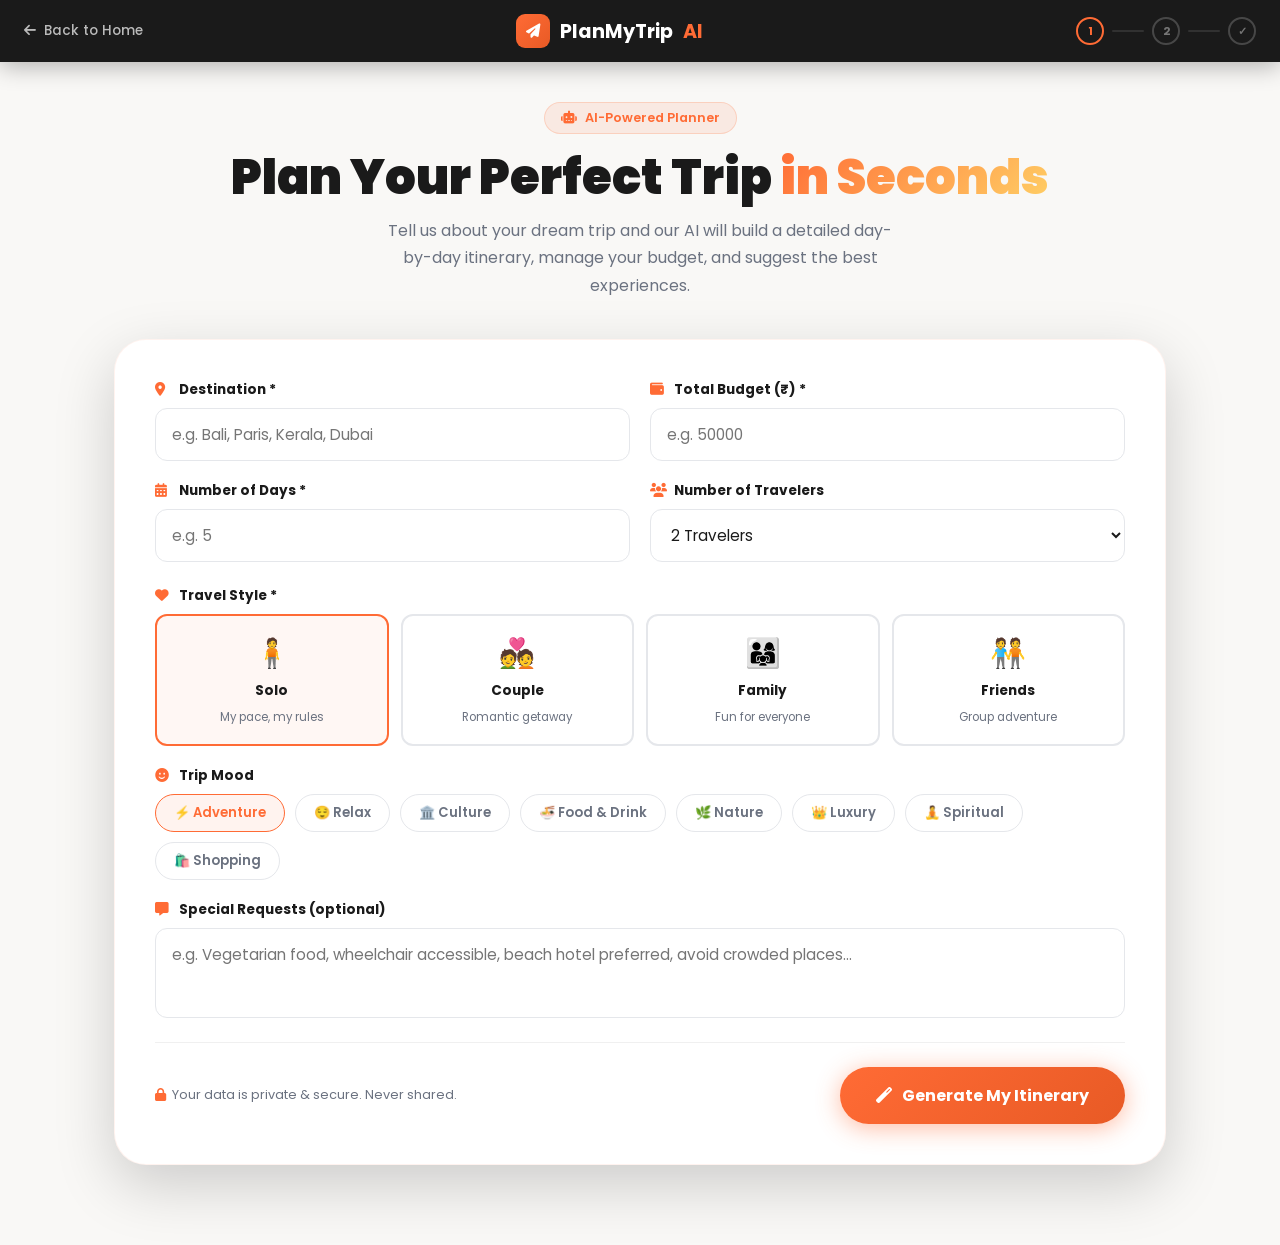
<file: planner.html>
<!DOCTYPE html>
<html lang="en">
<head>
  <meta charset="UTF-8"/>
  <meta name="viewport" content="width=device-width, initial-scale=1.0"/>
  <title>AI Trip Planner — PlanMyTrip AI</title>
  <meta name="description" content="Generate your personalized AI travel itinerary instantly. Enter your destination, budget, and travel style."/>
  <link rel="preconnect" href="https://fonts.googleapis.com"/>
  <link href="https://fonts.googleapis.com/css2?family=Poppins:wght@400;500;600;700;800;900&display=swap" rel="stylesheet"/>
  <link rel="stylesheet" href="https://cdnjs.cloudflare.com/ajax/libs/font-awesome/6.5.0/css/all.min.css"/>
  <style>
    *,*::before,*::after{box-sizing:border-box;margin:0;padding:0}
    :root{
      --orange:#FF6B35;--orange-dark:#e85a25;--gold:#FFD166;
      --dark:#1A1A1A;--gray:#6b7280;--white:#fff;
      --radius-sm:12px;--radius-md:20px;--radius-lg:32px;
      --shadow-md:0 8px 32px rgba(0,0,0,0.12);
      --shadow-lg:0 20px 60px rgba(0,0,0,0.18);
      --transition:all 0.3s cubic-bezier(0.4,0,0.2,1);
    }
    html{scroll-behavior:smooth}
    body{font-family:'Poppins',sans-serif;background:#f9f8f6;color:#1A1A1A;min-height:100vh}
    img{display:block;width:100%;height:100%;object-fit:cover}
    a{text-decoration:none;color:inherit}
    button{cursor:pointer;border:none;background:none;font-family:inherit}

    /* ── TOP BAR ── */
    .topbar{
      background:#1A1A1A;padding:14px 24px;
      display:flex;align-items:center;justify-content:space-between;
      position:sticky;top:0;z-index:100;box-shadow:0 4px 24px rgba(0,0,0,0.3);
    }
    .topbar-logo{display:flex;align-items:center;gap:10px;color:#fff;font-size:1.2rem;font-weight:700}
    .topbar-logo-icon{
      width:34px;height:34px;border-radius:9px;
      background:linear-gradient(135deg,var(--orange),var(--orange-dark));
      display:flex;align-items:center;justify-content:center;color:#fff;font-size:0.9rem
    }
    .topbar-back{
      display:flex;align-items:center;gap:8px;color:rgba(255,255,255,0.7);
      font-size:0.85rem;font-weight:500;transition:var(--transition);
    }
    .topbar-back:hover{color:#fff}
    .topbar-steps{display:flex;align-items:center;gap:8px}
    .step-dot{
      width:28px;height:28px;border-radius:50%;border:2px solid rgba(255,255,255,0.2);
      display:flex;align-items:center;justify-content:center;font-size:0.7rem;
      font-weight:700;color:rgba(255,255,255,0.4);transition:var(--transition);
    }
    .step-dot.done{background:var(--orange);border-color:var(--orange);color:#fff}
    .step-dot.active{border-color:var(--orange);color:var(--orange)}
    .step-line{width:32px;height:2px;background:rgba(255,255,255,0.1);border-radius:2px}
    .step-line.done{background:var(--orange)}

    /* ── MAIN LAYOUT ── */
    .planner-main{max-width:1100px;margin:0 auto;padding:40px 24px 80px}

    /* ── STEP PANELS ── */
    .step-panel{display:none}
    .step-panel.active{display:block;animation:fadeUp 0.45s ease}
    @keyframes fadeUp{from{opacity:0;transform:translateY(24px)}to{opacity:1;transform:translateY(0)}}

    /* ── STEP 1: FORM ── */
    .form-hero{text-align:center;margin-bottom:40px}
    .form-tag{
      display:inline-flex;align-items:center;gap:8px;
      background:rgba(255,107,53,0.1);color:var(--orange);
      border:1px solid rgba(255,107,53,0.2);
      padding:6px 16px;border-radius:50px;font-size:0.8rem;font-weight:600;
      margin-bottom:16px;
    }
    .form-hero h1{font-size:clamp(2rem,5vw,3rem);font-weight:900;line-height:1.15;margin-bottom:12px}
    .form-hero h1 span{
      background:linear-gradient(135deg,var(--orange),var(--gold));
      -webkit-background-clip:text;-webkit-text-fill-color:transparent;background-clip:text;
    }
    .form-hero p{font-size:1rem;color:var(--gray);max-width:520px;margin:0 auto;line-height:1.7}

    .form-card{
      background:#fff;border-radius:var(--radius-lg);
      box-shadow:var(--shadow-lg);padding:40px;
      border:1px solid rgba(255,107,53,0.08);
    }
    .form-grid{display:grid;grid-template-columns:1fr 1fr;gap:20px;margin-bottom:24px}
    .form-group{display:flex;flex-direction:column;gap:8px}
    .form-group.full{grid-column:span 2}
    .form-group label{
      font-size:0.85rem;font-weight:700;color:#1A1A1A;
      display:flex;align-items:center;gap:8px;
    }
    .form-group label i{color:var(--orange);width:16px}
    .form-group input,.form-group select,.form-group textarea{
      padding:14px 16px;border:1.5px solid #e5e7eb;border-radius:var(--radius-sm);
      font-size:0.95rem;font-family:inherit;color:#1A1A1A;
      transition:var(--transition);background:#fff;
    }
    .form-group input:focus,.form-group select:focus,.form-group textarea:focus{
      outline:none;border-color:var(--orange);box-shadow:0 0 0 3px rgba(255,107,53,0.1);
    }
    .form-group textarea{resize:none;height:90px}

    /* Travel Style Cards */
    .style-grid{display:grid;grid-template-columns:repeat(4,1fr);gap:12px}
    .style-card{
      padding:16px 10px;border-radius:var(--radius-sm);
      border:2px solid #e5e7eb;text-align:center;cursor:pointer;
      transition:var(--transition);
    }
    .style-card:hover,.style-card.selected{
      border-color:var(--orange);background:rgba(255,107,53,0.05);
    }
    .style-icon{font-size:1.8rem;margin-bottom:6px}
    .style-card h4{font-size:0.85rem;font-weight:700;color:#1A1A1A;margin-bottom:2px}
    .style-card span{font-size:0.72rem;color:var(--gray)}
    .style-card.selected .style-card-inner{color:var(--orange)}

    /* Mood selector */
    .mood-row{display:flex;flex-wrap:wrap;gap:10px}
    .mood-tag{
      padding:8px 18px;border-radius:50px;border:1.5px solid #e5e7eb;
      font-size:0.82rem;font-weight:600;color:var(--gray);
      cursor:pointer;transition:var(--transition);
    }
    .mood-tag:hover,.mood-tag.selected{
      border-color:var(--orange);background:rgba(255,107,53,0.08);color:var(--orange);
    }

    .form-divider{height:1px;background:#f0f0f0;margin:24px 0}
    .form-footer{display:flex;align-items:center;justify-content:space-between;flex-wrap:wrap;gap:16px}
    .form-note{font-size:0.8rem;color:var(--gray);display:flex;align-items:center;gap:6px}
    .form-note i{color:var(--orange)}

    .btn-generate{
      display:inline-flex;align-items:center;gap:10px;
      background:linear-gradient(135deg,var(--orange),var(--orange-dark));
      color:#fff;padding:16px 36px;border-radius:50px;
      font-weight:700;font-size:1rem;font-family:inherit;
      box-shadow:0 4px 24px rgba(255,107,53,0.45);
      transition:var(--transition);
    }
    .btn-generate:hover{transform:translateY(-2px);box-shadow:0 8px 32px rgba(255,107,53,0.55)}
    .btn-generate:disabled{opacity:0.7;cursor:not-allowed;transform:none}

    /* ── STEP 2: GENERATING ── */
    .loading-screen{
      text-align:center;padding:80px 24px;
      max-width:600px;margin:0 auto;
    }
    .loading-plane{
      width:80px;height:80px;border-radius:50%;
      background:linear-gradient(135deg,var(--orange),var(--orange-dark));
      display:flex;align-items:center;justify-content:center;
      font-size:2rem;color:#fff;margin:0 auto 28px;
      animation:planeSpin 2s ease-in-out infinite;
    }
    @keyframes planeSpin{
      0%{transform:rotate(-10deg) scale(1)}
      50%{transform:rotate(10deg) scale(1.08)}
      100%{transform:rotate(-10deg) scale(1)}
    }
    .loading-screen h2{font-size:1.8rem;font-weight:800;margin-bottom:12px}
    .loading-screen h2 span{
      background:linear-gradient(135deg,var(--orange),var(--gold));
      -webkit-background-clip:text;-webkit-text-fill-color:transparent;background-clip:text
    }
    .loading-screen p{color:var(--gray);font-size:0.95rem;line-height:1.7;margin-bottom:32px}
    .loading-steps{display:flex;flex-direction:column;gap:12px;text-align:left;max-width:380px;margin:0 auto 32px}
    .loading-step{
      display:flex;align-items:center;gap:12px;
      padding:12px 16px;border-radius:12px;
      background:#fff;box-shadow:0 2px 8px rgba(0,0,0,0.06);
      font-size:0.875rem;font-weight:500;color:var(--gray);
      transition:var(--transition);
    }
    .loading-step i{width:20px;color:var(--gray);font-size:0.85rem}
    .loading-step.done{color:#1A1A1A}
    .loading-step.done i{color:#22c55e}
    .loading-step.active{color:var(--orange);background:rgba(255,107,53,0.06)}
    .loading-step.active i{color:var(--orange)}
    .loading-bar-wrap{width:100%;background:#f0f0f0;border-radius:50px;height:6px;overflow:hidden;margin-bottom:12px}
    .loading-bar{height:100%;background:linear-gradient(90deg,var(--orange),var(--gold));border-radius:50px;width:0%;transition:width 0.5s ease}
    .loading-pct{font-size:0.85rem;color:var(--orange);font-weight:700}

    /* ── STEP 3: ITINERARY ── */
    .itinerary-header{
      background:linear-gradient(135deg,#1A1A1A,#2a2a2a);
      border-radius:var(--radius-lg);padding:32px;margin-bottom:28px;
      display:flex;align-items:flex-start;justify-content:space-between;flex-wrap:wrap;gap:20px;
    }
    .itin-title{color:#fff;font-size:1.8rem;font-weight:900;margin-bottom:8px}
    .itin-title i{color:var(--orange)}
    .itin-tags{display:flex;flex-wrap:wrap;gap:10px;margin-bottom:16px}
    .itin-tag{
      display:inline-flex;align-items:center;gap:6px;
      background:rgba(255,255,255,0.1);color:rgba(255,255,255,0.85);
      padding:5px 14px;border-radius:50px;font-size:0.8rem;font-weight:500;
    }
    .itin-tag i{color:var(--gold);font-size:0.7rem}
    .itin-score{
      background:rgba(255,107,53,0.15);border:1px solid rgba(255,107,53,0.3);
      border-radius:16px;padding:16px 20px;text-align:center;min-width:120px;
    }
    .score-big{font-size:2.2rem;font-weight:900;color:var(--orange);line-height:1}
    .score-sub{font-size:0.75rem;color:rgba(255,255,255,0.6);font-weight:600;margin-top:4px}
    .itin-actions{display:flex;gap:12px;flex-wrap:wrap}
    .btn-itin{
      display:inline-flex;align-items:center;gap:8px;
      padding:10px 20px;border-radius:50px;font-size:0.85rem;font-weight:600;
      font-family:inherit;transition:var(--transition);
    }
    .btn-itin.primary{
      background:linear-gradient(135deg,var(--orange),var(--orange-dark));
      color:#fff;box-shadow:0 4px 16px rgba(255,107,53,0.35);
    }
    .btn-itin.primary:hover{transform:translateY(-2px);box-shadow:0 8px 24px rgba(255,107,53,0.5)}
    .btn-itin.outline{border:2px solid rgba(255,255,255,0.2);color:rgba(255,255,255,0.8)}
    .btn-itin.outline:hover{border-color:var(--orange);color:var(--orange)}

    /* Budget Summary */
    .budget-summary{
      display:grid;grid-template-columns:repeat(4,1fr);gap:16px;margin-bottom:28px;
    }
    .budget-card{
      background:#fff;border-radius:var(--radius-md);padding:20px;
      box-shadow:0 2px 12px rgba(0,0,0,0.06);border:1px solid #f0f0f0;
      text-align:center;transition:var(--transition);
    }
    .budget-card:hover{transform:translateY(-4px);box-shadow:var(--shadow-md)}
    .budget-icon{font-size:1.4rem;margin-bottom:8px}
    .budget-amount{font-size:1.3rem;font-weight:900;color:var(--orange)}
    .budget-label{font-size:0.75rem;color:var(--gray);font-weight:500;margin-top:2px}

    /* Day Tabs */
    .day-nav{
      display:flex;gap:8px;margin-bottom:20px;overflow-x:auto;
      padding-bottom:4px;scrollbar-width:none;
    }
    .day-nav::-webkit-scrollbar{display:none}
    .day-btn{
      padding:10px 20px;border-radius:50px;font-size:0.85rem;font-weight:700;
      border:2px solid #e5e7eb;color:var(--gray);font-family:inherit;
      white-space:nowrap;transition:var(--transition);flex-shrink:0;
    }
    .day-btn.active,.day-btn:hover{
      background:var(--orange);border-color:var(--orange);color:#fff;
    }

    .day-panel{display:none}
    .day-panel.active{display:block;animation:fadeUp 0.35s ease}
    .day-card{
      background:#fff;border-radius:var(--radius-md);
      box-shadow:0 2px 12px rgba(0,0,0,0.06);overflow:hidden;margin-bottom:20px;
    }
    .day-card-header{
      display:flex;align-items:center;justify-content:space-between;
      padding:20px 24px;border-bottom:1px solid #f5f5f5;flex-wrap:wrap;gap:10px;
    }
    .day-badge{
      background:linear-gradient(135deg,var(--orange),var(--orange-dark));
      color:#fff;padding:4px 14px;border-radius:50px;font-size:0.8rem;font-weight:700;
    }
    .day-card-header h3{font-size:1rem;font-weight:800;color:#1A1A1A;flex:1;margin:0 12px}
    .day-cost{
      background:rgba(255,209,102,0.15);color:#b45309;
      padding:4px 12px;border-radius:50px;font-size:0.8rem;font-weight:700;
    }
    .day-timeline{padding:20px 24px;display:flex;flex-direction:column;gap:0}
    .timeline-item{
      display:flex;gap:16px;position:relative;padding-bottom:20px;
    }
    .timeline-item:last-child{padding-bottom:0}
    .timeline-left{
      display:flex;flex-direction:column;align-items:center;width:44px;flex-shrink:0;
    }
    .timeline-icon{
      width:44px;height:44px;border-radius:50%;
      display:flex;align-items:center;justify-content:center;font-size:1rem;flex-shrink:0;
      border:2px solid;
    }
    .timeline-icon.morning{background:rgba(255,209,102,0.15);border-color:rgba(255,209,102,0.4);color:#b45309}
    .timeline-icon.afternoon{background:rgba(255,107,53,0.1);border-color:rgba(255,107,53,0.3);color:var(--orange)}
    .timeline-icon.evening{background:rgba(99,102,241,0.1);border-color:rgba(99,102,241,0.25);color:#6366f1}
    .timeline-line{width:2px;flex:1;background:linear-gradient(to bottom,#e5e7eb,transparent);margin-top:6px}
    .timeline-item:last-child .timeline-line{display:none}
    .timeline-content{padding-bottom:4px;flex:1}
    .timeline-time{font-size:0.72rem;font-weight:700;color:var(--gray);text-transform:uppercase;letter-spacing:0.5px;margin-bottom:4px}
    .timeline-content h4{font-size:0.95rem;font-weight:700;color:#1A1A1A;margin-bottom:4px}
    .timeline-content p{font-size:0.85rem;color:var(--gray);line-height:1.65}
    .timeline-meta{
      display:flex;flex-wrap:wrap;gap:8px;margin-top:8px;
    }
    .meta-chip{
      display:inline-flex;align-items:center;gap:5px;
      background:#f5f5f5;color:var(--gray);
      padding:3px 10px;border-radius:50px;font-size:0.72rem;font-weight:600;
    }
    .meta-chip i{font-size:0.65rem;color:var(--orange)}

    /* Expense card */
    .expense-row{
      display:flex;flex-wrap:wrap;gap:12px;
      padding:16px 24px;background:#fafafa;border-top:1px solid #f0f0f0;
    }
    .expense-item{
      display:flex;align-items:center;gap:6px;
      font-size:0.8rem;font-weight:600;color:#1A1A1A;
    }
    .expense-item i{color:var(--orange);font-size:0.75rem}

    /* Tips */
    .tips-card{
      background:linear-gradient(135deg,rgba(255,107,53,0.06),rgba(255,209,102,0.06));
      border:1.5px solid rgba(255,107,53,0.15);
      border-radius:var(--radius-md);padding:24px;margin-bottom:20px;
    }
    .tips-card h3{font-size:1rem;font-weight:800;margin-bottom:16px;display:flex;align-items:center;gap:8px}
    .tips-card h3 i{color:var(--orange)}
    .tips-grid{display:grid;grid-template-columns:1fr 1fr;gap:10px}
    .tip-item{
      display:flex;align-items:flex-start;gap:10px;
      background:#fff;padding:12px;border-radius:10px;
      font-size:0.82rem;color:var(--gray);line-height:1.5;
      box-shadow:0 1px 4px rgba(0,0,0,0.04);
    }
    .tip-item i{color:var(--orange);font-size:0.9rem;margin-top:1px;flex-shrink:0}

    /* Replay button */
    .replay-bar{
      text-align:center;padding:32px 0 0;
    }
    .btn-replay{
      display:inline-flex;align-items:center;gap:8px;
      border:2px solid var(--orange);color:var(--orange);
      padding:12px 28px;border-radius:50px;font-weight:600;
      font-size:0.9rem;font-family:inherit;transition:var(--transition);
    }
    .btn-replay:hover{background:var(--orange);color:#fff;transform:translateY(-2px)}

    /* Toast */
    .toast{
      position:fixed;bottom:32px;right:32px;z-index:9999;
      background:#1A1A1A;color:#fff;padding:14px 22px;
      border-radius:50px;font-size:0.875rem;font-weight:500;
      box-shadow:var(--shadow-md);opacity:0;visibility:hidden;
      transform:translateY(20px);transition:all 0.35s ease;
      border-left:4px solid var(--orange);
    }
    .toast.show{opacity:1;visibility:visible;transform:translateY(0)}

    /* Responsive */
    @media(max-width:768px){
      .form-grid{grid-template-columns:1fr}
      .form-group.full{grid-column:auto}
      .style-grid{grid-template-columns:repeat(2,1fr)}
      .budget-summary{grid-template-columns:repeat(2,1fr)}
      .topbar-steps{display:none}
      .tips-grid{grid-template-columns:1fr}
      .itinerary-header{flex-direction:column}
    }
    @media(max-width:480px){
      .planner-main{padding:24px 16px 60px}
      .form-card{padding:24px}
      .budget-summary{grid-template-columns:repeat(2,1fr)}
    }
  </style>
</head>
<body>

<!-- TOP BAR -->
<nav class="topbar">
  <a href="index.html" class="topbar-back">
    <i class="fas fa-arrow-left"></i> Back to Home
  </a>
  <div class="topbar-logo">
    <div class="topbar-logo-icon"><i class="fas fa-paper-plane"></i></div>
    PlanMyTrip <span style="color:var(--orange)">AI</span>
  </div>
  <div class="topbar-steps">
    <div class="step-dot active" id="dot1">1</div>
    <div class="step-line" id="line1"></div>
    <div class="step-dot" id="dot2">2</div>
    <div class="step-line" id="line2"></div>
    <div class="step-dot" id="dot3">✓</div>
  </div>
</nav>

<main class="planner-main">

  <!-- ── STEP 1: FORM ── -->
  <div class="step-panel active" id="step1">
    <div class="form-hero">
      <div class="form-tag"><i class="fas fa-robot"></i> AI-Powered Planner</div>
      <h1>Plan Your Perfect Trip <span>in Seconds</span></h1>
      <p>Tell us about your dream trip and our AI will build a detailed day-by-day itinerary, manage your budget, and suggest the best experiences.</p>
    </div>

    <div class="form-card">
      <form id="plannerForm">

        <!-- Destination + Dates -->
        <div class="form-grid">
          <div class="form-group">
            <label><i class="fas fa-map-marker-alt"></i> Destination *</label>
            <input type="text" id="p-dest" placeholder="e.g. Bali, Paris, Kerala, Dubai" required/>
          </div>
          <div class="form-group">
            <label><i class="fas fa-wallet"></i> Total Budget (₹) *</label>
            <input type="number" id="p-budget" placeholder="e.g. 50000" min="1000" required/>
          </div>
          <div class="form-group">
            <label><i class="fas fa-calendar-alt"></i> Number of Days *</label>
            <input type="number" id="p-days" placeholder="e.g. 5" min="1" max="30" required/>
          </div>
          <div class="form-group">
            <label><i class="fas fa-users"></i> Number of Travelers</label>
            <select id="p-travelers">
              <option value="1">1 Traveler (Solo)</option>
              <option value="2" selected>2 Travelers</option>
              <option value="3">3 Travelers</option>
              <option value="4">4 Travelers (Family/Group)</option>
              <option value="5">5+ Travelers</option>
            </select>
          </div>
        </div>

        <!-- Travel Style -->
        <div class="form-group" style="margin-bottom:20px">
          <label><i class="fas fa-heart"></i> Travel Style *</label>
          <div class="style-grid" id="styleGrid">
            <div class="style-card selected" data-style="solo" onclick="selectStyle(this)">
              <div class="style-icon">🧍</div>
              <h4>Solo</h4><span>My pace, my rules</span>
            </div>
            <div class="style-card" data-style="couple" onclick="selectStyle(this)">
              <div class="style-icon">💑</div>
              <h4>Couple</h4><span>Romantic getaway</span>
            </div>
            <div class="style-card" data-style="family" onclick="selectStyle(this)">
              <div class="style-icon">👨‍👩‍👧</div>
              <h4>Family</h4><span>Fun for everyone</span>
            </div>
            <div class="style-card" data-style="friends" onclick="selectStyle(this)">
              <div class="style-icon">🧑‍🤝‍🧑</div>
              <h4>Friends</h4><span>Group adventure</span>
            </div>
          </div>
        </div>

        <!-- Trip Mood -->
        <div class="form-group" style="margin-bottom:20px">
          <label><i class="fas fa-smile"></i> Trip Mood</label>
          <div class="mood-row" id="moodRow">
            <button type="button" class="mood-tag selected" data-mood="adventure" onclick="selectMood(this)">⚡ Adventure</button>
            <button type="button" class="mood-tag" data-mood="relax" onclick="selectMood(this)">😌 Relax</button>
            <button type="button" class="mood-tag" data-mood="culture" onclick="selectMood(this)">🏛️ Culture</button>
            <button type="button" class="mood-tag" data-mood="food" onclick="selectMood(this)">🍜 Food & Drink</button>
            <button type="button" class="mood-tag" data-mood="nature" onclick="selectMood(this)">🌿 Nature</button>
            <button type="button" class="mood-tag" data-mood="luxury" onclick="selectMood(this)">👑 Luxury</button>
            <button type="button" class="mood-tag" data-mood="spiritual" onclick="selectMood(this)">🧘 Spiritual</button>
            <button type="button" class="mood-tag" data-mood="shopping" onclick="selectMood(this)">🛍️ Shopping</button>
          </div>
        </div>

        <!-- Special Requests -->
        <div class="form-group" style="margin-bottom:24px">
          <label><i class="fas fa-comment-alt"></i> Special Requests (optional)</label>
          <textarea id="p-notes" placeholder="e.g. Vegetarian food, wheelchair accessible, beach hotel preferred, avoid crowded places..."></textarea>
        </div>

        <div class="form-divider"></div>
        <div class="form-footer">
          <p class="form-note"><i class="fas fa-lock"></i> Your data is private & secure. Never shared.</p>
          <button type="submit" class="btn-generate" id="generateBtn">
            <i class="fas fa-magic"></i> Generate My Itinerary
          </button>
        </div>

      </form>
    </div>
  </div>

  <!-- ── STEP 2: LOADING ── -->
  <div class="step-panel" id="step2">
    <div class="loading-screen">
      <div class="loading-plane"><i class="fas fa-paper-plane"></i></div>
      <h2>Creating Your <span>Perfect Trip</span></h2>
      <p>Our AI is analyzing thousands of travel experiences to build your personalized itinerary. This takes just a moment!</p>
      <div class="loading-steps">
        <div class="loading-step active" id="ls1"><i class="fas fa-spinner fa-spin"></i> Analyzing your destination & preferences</div>
        <div class="loading-step" id="ls2"><i class="fas fa-circle"></i> Building day-by-day schedule</div>
        <div class="loading-step" id="ls3"><i class="fas fa-circle"></i> Calculating budget breakdown</div>
        <div class="loading-step" id="ls4"><i class="fas fa-circle"></i> Finding best hotels & restaurants</div>
        <div class="loading-step" id="ls5"><i class="fas fa-circle"></i> Adding local insider tips</div>
      </div>
      <div class="loading-bar-wrap"><div class="loading-bar" id="loadingBar"></div></div>
      <div class="loading-pct" id="loadingPct">0%</div>
    </div>
  </div>

  <!-- ── STEP 3: ITINERARY ── -->
  <div class="step-panel" id="step3">

    <!-- Header -->
    <div class="itinerary-header">
      <div>
        <div class="itin-tags" id="itinTags"></div>
        <h2 class="itin-title" id="itinTitle"></h2>
        <div class="itin-actions">
          <button class="btn-itin primary" onclick="printItinerary()"><i class="fas fa-download"></i> Download PDF</button>
          <button class="btn-itin outline" onclick="shareItinerary()"><i class="fas fa-share-alt"></i> Share</button>
          <button class="btn-itin outline" onclick="copyItinerary()"><i class="fas fa-copy"></i> Copy Link</button>
        </div>
      </div>
      <div class="itin-score">
        <div class="score-big" id="aiScore">9.2</div>
        <div class="score-sub">AI MATCH SCORE</div>
      </div>
    </div>

    <!-- Budget Summary -->
    <div class="budget-summary" id="budgetSummary"></div>

    <!-- Day Navigation -->
    <div class="day-nav" id="dayNav"></div>

    <!-- Day Panels -->
    <div id="dayPanels"></div>

    <!-- Tips -->
    <div class="tips-card" id="tipsCard"></div>

    <!-- Replay -->
    <div class="replay-bar">
      <button class="btn-replay" onclick="goBack()"><i class="fas fa-redo"></i> Plan Another Trip</button>
    </div>

  </div>
</main>

<!-- Toast -->
<div class="toast" id="toast"></div>

<script>
/* ── DATA ── */
const tripData = {
  adventure: {
    morningActs: ['Sunrise hike to the hilltop viewpoint','White-water rafting on the river','Rock climbing at the famous cliffs','Paragliding over the valley','Zip-lining through the forest canopy'],
    afternoonActs: ['ATV ride through jungle trails','Snorkeling at the coral reef','Mountain biking trails','Kayaking on the river','Cave exploration & trekking'],
    eveningActs: ['Bonfire dinner at the campsite','Sunset cocktails at the sky bar','Night market street food tour','Rooftop BBQ with city views','Stargazing at the hilltop'],
    hotels: ['Adventure Lodge','Mountain Base Camp Hotel','Riverside Resort','Eco-Adventure Stay','Treehouse Retreat'],
    restaurants: ['The Trail Kitchen','Base Camp Bistro','Jungle Cafe','Summit Diner','River View Grill'],
  },
  relax: {
    morningActs: ['Sunrise yoga on the beach','Leisurely breakfast with ocean views','Spa & wellness morning session','Meditation by the poolside','Gentle beach walk & shell collecting'],
    afternoonActs: ['Infinity pool lounging','Beachside hammock relaxation','Sunset boat cruise','Traditional massage therapy','Resort pool day with cocktails'],
    eveningActs: ['Candlelit dinner by the beach','Sunset cruise with wine','Night spa & hot tub','Starlit dinner on the terrace','Cultural performance show'],
    hotels: ['The Tranquil Resort & Spa','Beachfront Paradise Hotel','Serenity Wellness Retreat','Palm Grove Resort','Sunset Villa Hotel'],
    restaurants: ['The Driftwood Restaurant','Sea Breeze Dining','Sunset Terrace','The Garden Table','Oceanview Bistro'],
  },
  culture: {
    morningActs: ['Guided heritage walk through the old city','Temple & monument visit at dawn','Local market exploration','Museum of history & arts tour','Traditional craft workshop'],
    afternoonActs: ['Archaeological site exploration','Cultural village tour','Traditional cooking class','Art gallery & cultural center','Ancient fort & palace visit'],
    eveningActs: ['Traditional dance performance show','Heritage walk with a local guide','Cultural dinner with folk music','Night visit to illuminated monuments','Local theater performance'],
    hotels: ['Heritage Haveli Hotel','Colonial Mansion Stay','Boutique Cultural Inn','Old Town Palace Hotel','Artisan\'s Quarter Lodge'],
    restaurants: ['The Royal Kitchen','Heritage Dining Hall','Spice Route Restaurant','Traditional Thali House','The Cultural Table'],
  },
  food: {
    morningActs: ['Street food breakfast tour','Local market & spice shopping','Cooking class with a master chef','Bakery & cafe hopping','Farm-to-table morning experience'],
    afternoonActs: ['Food street walk & tasting tour','Winery or brewery visit','Regional cuisine cooking workshop','Restaurant hop & food crawl','Local delicacy tasting session'],
    eveningActs: ['Fine dining at a Michelin-recommended restaurant','Street food night market','Sunset dinner with a view','Chef\'s table experience','Rooftop dining under the stars'],
    hotels: ['Gastronomy Boutique Hotel','The Culinary Inn','Foodie\'s Paradise Hotel','Gourmet Stay & Suites','The Chef\'s Quarter'],
    restaurants: ['The Signature Kitchen','Roots & Spice Restaurant','Chef\'s Table Experience','The Local Plate','Grand Tasting House'],
  },
  nature: {
    morningActs: ['Nature walk & bird watching','Waterfall hike & swim','Botanical garden exploration','Sunrise at the national park','Forest meditation & photography'],
    afternoonActs: ['Jeep safari wildlife spotting','Scenic valley trek','Lake kayaking & picnic','Butterfly garden & eco park','Organic farm tour & harvest'],
    eveningActs: ['Sunset at the scenic viewpoint','Wildlife night safari','Campfire & stargazing','Night walk in the forest','Riverside bonfire dinner'],
    hotels: ['Forest Eco Lodge','Wildlife Reserve Stay','Nature Retreat & Spa','The Green Valley Hotel','Treehouse Nature Lodge'],
    restaurants: ['The Forest Kitchen','Organic Farm Table','Wild Harvest Cafe','Nature\'s Bounty Dining','The Riverside Grill'],
  },
  luxury: {
    morningActs: ['Private helicopter tour of the city','Exclusive spa & wellness morning','Private yacht breakfast cruise','Luxury shopping on the main boulevard','Personal chef breakfast in your suite'],
    afternoonActs: ['Private island picnic','Exclusive golf at the championship course','VIP access to top attractions','Personal tour of luxury neighborhoods','Private boat charter'],
    eveningActs: ['Michelin-star restaurant dinner','Exclusive rooftop party & DJ','Private sunset cruise with champagne','VIP nightclub & lounge experience','Chef\'s private dinner at the suite'],
    hotels: ['The Grand Palace Hotel & Spa','7-Star Luxury Beachfront','Presidential Suite Tower','The Royal Collection Hotel','Ultra-Luxury Eco Resort'],
    restaurants: ['The Pinnacle Fine Dining','Altitude Restaurant','Gold Leaf Bistro','The Imperial Table','Prestige Gourmet House'],
  },
};

const defaultData = tripData.adventure;

/* ── STATE ── */
let selectedStyle = 'solo';
let selectedMood  = 'adventure';
let tripInfo      = {};

/* ── INIT ── */
window.addEventListener('DOMContentLoaded', () => {
  // Pre-fill from URL params if coming from main site
  const params = new URLSearchParams(window.location.search);
  if (params.get('dest'))    document.getElementById('p-dest').value    = params.get('dest');
  if (params.get('budget'))  document.getElementById('p-budget').value  = params.get('budget');
  if (params.get('days'))    document.getElementById('p-days').value    = params.get('days');
  if (params.get('style')) {
    selectedStyle = params.get('style');
    document.querySelectorAll('.style-card').forEach(c => {
      c.classList.toggle('selected', c.dataset.style === selectedStyle);
    });
  }
});

/* ── SELECTORS ── */
function selectStyle(el) {
  document.querySelectorAll('.style-card').forEach(c => c.classList.remove('selected'));
  el.classList.add('selected');
  selectedStyle = el.dataset.style;
}
function selectMood(el) {
  document.querySelectorAll('.mood-tag').forEach(t => t.classList.remove('selected'));
  el.classList.add('selected');
  selectedMood = el.dataset.mood;
}

/* ── FORM SUBMIT ── */
document.getElementById('plannerForm').addEventListener('submit', e => {
  e.preventDefault();
  const dest     = document.getElementById('p-dest').value.trim();
  const budget   = parseInt(document.getElementById('p-budget').value);
  const days     = Math.min(parseInt(document.getElementById('p-days').value), 7);
  const travelers= parseInt(document.getElementById('p-travelers').value);
  const notes    = document.getElementById('p-notes').value.trim();

  if (!dest || !budget || !days) { showToast('⚠️ Please fill in all required fields!'); return; }

  tripInfo = { dest, budget, days, travelers, notes, style: selectedStyle, mood: selectedMood };

  goToStep(2);
  runLoadingAnimation(dest, budget, days, travelers);
});

/* ── LOADING ANIMATION ── */
function runLoadingAnimation(dest, budget, days, travelers) {
  const steps  = [document.getElementById('ls1'),document.getElementById('ls2'),document.getElementById('ls3'),document.getElementById('ls4'),document.getElementById('ls5')];
  const icons  = ['fa-check-circle','fa-check-circle','fa-check-circle','fa-check-circle','fa-check-circle'];
  const bar    = document.getElementById('loadingBar');
  const pct    = document.getElementById('loadingPct');
  const delays = [600,1100,1700,2300,2900];
  const pcts   = [20,40,60,80,100];

  steps.forEach((s,i) => {
    setTimeout(() => {
      steps.forEach(x => x.classList.remove('active'));
      s.classList.add('active');
      s.querySelector('i').className = 'fas fa-spinner fa-spin';
      bar.style.width = pcts[i] + '%';
      pct.textContent = pcts[i] + '%';
    }, delays[i] * 1.0);

    setTimeout(() => {
      s.classList.remove('active');
      s.classList.add('done');
      s.querySelector('i').className = `fas ${icons[i]}`;
    }, delays[i] * 1.0 + 500);
  });

  setTimeout(() => {
    buildItinerary(dest, budget, days, travelers);
    goToStep(3);
  }, 3600);
}

/* ── BUILD ITINERARY ── */
function buildItinerary(dest, budget, days, travelers) {
  const moodKey  = tripInfo.mood || 'adventure';
  const data     = tripData[moodKey] || defaultData;
  const perDay   = Math.floor(budget / days);
  const hotelCost    = Math.floor(perDay * 0.40);
  const foodCost     = Math.floor(perDay * 0.25);
  const activityCost = Math.floor(perDay * 0.25);
  const transCost    = Math.floor(perDay * 0.10);

  /* ─ Tags ─ */
  document.getElementById('itinTitle').innerHTML = `<i class="fas fa-map-marked-alt"></i> ${days}-Day ${capitalise(moodKey)} Trip to ${dest}`;
  document.getElementById('aiScore').textContent = (8.5 + Math.random() * 1.4).toFixed(1);

  const styleLabels = {solo:'Solo Traveler',couple:'Romantic Couple',family:'Family Group',friends:'Friends Group'};
  const tagsHtml = [
    `<span class="itin-tag"><i class="fas fa-calendar"></i> ${days} Days</span>`,
    `<span class="itin-tag"><i class="fas fa-wallet"></i> ₹${budget.toLocaleString('en-IN')}</span>`,
    `<span class="itin-tag"><i class="fas fa-users"></i> ${styleLabels[tripInfo.style]||'Travelers'}</span>`,
    `<span class="itin-tag"><i class="fas fa-heart"></i> ${capitalise(moodKey)}</span>`,
  ].join('');
  document.getElementById('itinTags').innerHTML = tagsHtml;

  /* ─ Budget summary ─ */
  document.getElementById('budgetSummary').innerHTML = `
    <div class="budget-card"><div class="budget-icon">🏨</div><div class="budget-amount">₹${(hotelCost*days).toLocaleString('en-IN')}</div><div class="budget-label">Accommodation</div></div>
    <div class="budget-card"><div class="budget-icon">🍽️</div><div class="budget-amount">₹${(foodCost*days).toLocaleString('en-IN')}</div><div class="budget-label">Food & Dining</div></div>
    <div class="budget-card"><div class="budget-icon">🎯</div><div class="budget-amount">₹${(activityCost*days).toLocaleString('en-IN')}</div><div class="budget-label">Activities</div></div>
    <div class="budget-card"><div class="budget-icon">🚗</div><div class="budget-amount">₹${(transCost*days).toLocaleString('en-IN')}</div><div class="budget-label">Transport</div></div>
  `;

  /* ─ Day tabs ─ */
  const dayThemes = {
    solo:    ['Arrival & Explore','Hidden Gems','Local Immersion','Adventure Day','Rest & Recharge','Shopping & Culture','Farewell Day'],
    couple:  ['Romantic Arrival','Sunset Exploration','Spa & Leisure','Adventure Together','Private Dining Day','Beach & Chill','Farewell Sunset'],
    family:  ['Family Arrival','Theme Park Day','Beach & Water Fun','Cultural Discovery','Nature & Wildlife','Shopping & Food','Fun Farewell'],
    friends: ['Group Arrival','Party & Beach','Adventure Sports','Local Food Crawl','Day Trip Excursion','Nightlife & Music','Epic Farewell'],
  };
  const themes = dayThemes[tripInfo.style] || dayThemes.solo;

  let navHtml = '', panelsHtml = '';

  for (let d = 1; d <= days; d++) {
    const isActive   = d === 1 ? 'active' : '';
    const theme      = themes[d - 1] || `Day ${d} — Explore`;
    const hotel      = data.hotels[(d - 1) % data.hotels.length];
    const restaurant = data.restaurants[(d - 1) % data.restaurants.length];
    const morning    = data.morningActs[(d - 1) % data.morningActs.length];
    const afternoon  = data.afternoonActs[(d - 1) % data.afternoonActs.length];
    const evening    = data.eveningActs[(d - 1) % data.eveningActs.length];

    navHtml += `<button class="day-btn ${isActive}" onclick="switchDay(${d}, this)">Day ${d}</button>`;

    panelsHtml += `
      <div class="day-panel ${isActive}" data-day="${d}">
        <div class="day-card">
          <div class="day-card-header">
            <span class="day-badge">Day ${d}</span>
            <h3>${theme}</h3>
            <span class="day-cost">₹${perDay.toLocaleString('en-IN')}</span>
          </div>
          <div class="day-timeline">
            <div class="timeline-item">
              <div class="timeline-left">
                <div class="timeline-icon morning"><i class="fas fa-sun"></i></div>
                <div class="timeline-line"></div>
              </div>
              <div class="timeline-content">
                <div class="timeline-time">Morning · 7:00 AM – 12:00 PM</div>
                <h4>${morning}</h4>
                <p>Start your day early and make the most of ${dest}'s morning magic. Enjoy local flavors, breathtaking views, and authentic experiences unique to the region.</p>
                <div class="timeline-meta">
                  <span class="meta-chip"><i class="fas fa-clock"></i> ~3–4 hrs</span>
                  <span class="meta-chip"><i class="fas fa-rupee-sign"></i> ₹${Math.floor(activityCost*0.4).toLocaleString('en-IN')}</span>
                </div>
              </div>
            </div>
            <div class="timeline-item">
              <div class="timeline-left">
                <div class="timeline-icon afternoon"><i class="fas fa-cloud-sun"></i></div>
                <div class="timeline-line"></div>
              </div>
              <div class="timeline-content">
                <div class="timeline-time">Afternoon · 12:00 PM – 6:00 PM</div>
                <h4>Lunch at ${restaurant} + ${afternoon}</h4>
                <p>Refuel with an amazing meal at one of ${dest}'s top-rated spots, then dive into an unforgettable afternoon activity tailored to your travel mood.</p>
                <div class="timeline-meta">
                  <span class="meta-chip"><i class="fas fa-clock"></i> ~5–6 hrs</span>
                  <span class="meta-chip"><i class="fas fa-rupee-sign"></i> ₹${Math.floor(foodCost + activityCost*0.6).toLocaleString('en-IN')}</span>
                  <span class="meta-chip"><i class="fas fa-star"></i> Highly Rated</span>
                </div>
              </div>
            </div>
            <div class="timeline-item">
              <div class="timeline-left">
                <div class="timeline-icon evening"><i class="fas fa-moon"></i></div>
              </div>
              <div class="timeline-content">
                <div class="timeline-time">Evening · 6:00 PM – 10:00 PM</div>
                <h4>${evening}</h4>
                <p>End your day perfectly. Let the magic of ${dest} at night create memories that will last a lifetime. Return to ${hotel} for a comfortable night's rest.</p>
                <div class="timeline-meta">
                  <span class="meta-chip"><i class="fas fa-hotel"></i> ${hotel}</span>
                  <span class="meta-chip"><i class="fas fa-rupee-sign"></i> ₹${hotelCost.toLocaleString('en-IN')}/night</span>
                </div>
              </div>
            </div>
          </div>
          <div class="expense-row">
            <div class="expense-item"><i class="fas fa-bed"></i> Hotel: ₹${hotelCost.toLocaleString('en-IN')}</div>
            <div class="expense-item"><i class="fas fa-utensils"></i> Food: ₹${foodCost.toLocaleString('en-IN')}</div>
            <div class="expense-item"><i class="fas fa-ticket-alt"></i> Activities: ₹${activityCost.toLocaleString('en-IN')}</div>
            <div class="expense-item"><i class="fas fa-car"></i> Transport: ₹${transCost.toLocaleString('en-IN')}</div>
          </div>
        </div>
      </div>`;
  }

  document.getElementById('dayNav').innerHTML    = navHtml;
  document.getElementById('dayPanels').innerHTML = panelsHtml;

  /* ─ Tips ─ */
  const allTips = {
    adventure: ['Book activities in advance — popular slots fill fast!','Wear sunscreen & carry extra water on hikes','Hire a local guide for the best hidden trails','Travel insurance is a must for adventure sports'],
    relax:     ['Book spa sessions on arrival to secure your preferred time','Avoid peak hours at popular beaches (9–11 AM)','Most resorts offer complimentary evening activities','Pack light, breathable clothes for humid climates'],
    culture:   ['Dress modestly when visiting religious sites','Carry a phrase book or translation app','Visit museums on weekday mornings to avoid crowds','Always ask permission before photographing locals'],
    food:      ['Visit local markets early morning for the freshest produce','Take a food tour on Day 1 to discover the best spots','Avoid tourist-trap restaurants near major landmarks','Try the dish the city is famous for on your first day'],
    nature:    ['Wildlife is most active at dawn and dusk','Use biodegradable sunscreen to protect natural ecosystems','Hire a licensed naturalist guide for the best experience','Pack rain gear — weather can change quickly outdoors'],
    luxury:    ['Book fine dining restaurants well in advance','Use the hotel concierge for exclusive access & reservations','Private transfers are worth the cost for comfort','Notify hotels of special occasions for complimentary upgrades'],
  };
  const tips = (allTips[moodKey] || allTips.adventure);
  document.getElementById('tipsCard').innerHTML = `
    <h3><i class="fas fa-lightbulb"></i> AI Travel Tips for ${dest}</h3>
    <div class="tips-grid">
      ${tips.map(t => `<div class="tip-item"><i class="fas fa-check-circle"></i><span>${t}</span></div>`).join('')}
    </div>`;

  updateStepDots(3);
}

/* ── DAY SWITCH ── */
function switchDay(n, btn) {
  document.querySelectorAll('.day-btn').forEach(b => b.classList.remove('active'));
  document.querySelectorAll('.day-panel').forEach(p => p.classList.remove('active'));
  btn.classList.add('active');
  document.querySelector(`.day-panel[data-day="${n}"]`).classList.add('active');
}

/* ── NAVIGATION ── */
function goToStep(n) {
  document.querySelectorAll('.step-panel').forEach(p => p.classList.remove('active'));
  document.getElementById('step' + n).classList.add('active');
  window.scrollTo({top:0,behavior:'smooth'});
  updateStepDots(n);
}
function updateStepDots(n) {
  for (let i=1;i<=3;i++){
    const dot  = document.getElementById('dot'+i);
    const line = document.getElementById('line'+i);
    if(!dot) return;
    dot.classList.remove('active','done');
    if(i < n) dot.classList.add('done');
    if(i === n) dot.classList.add('active');
    if(line) line.classList.toggle('done', i < n);
  }
}
function goBack() { goToStep(1); window.scrollTo({top:0}); }

/* ── ACTIONS ── */
function printItinerary() { showToast('📄 Preparing your PDF…'); setTimeout(()=>window.print(),800); }
function shareItinerary() {
  if(navigator.share){ navigator.share({title:'My Trip Plan - PlanMyTrip AI', url:window.location.href}); }
  else copyItinerary();
}
function copyItinerary() {
  navigator.clipboard.writeText(window.location.href).then(()=>showToast('🔗 Link copied to clipboard!'));
}

/* ── TOAST ── */
let toastT;
function showToast(msg){
  const t=document.getElementById('toast');
  t.textContent=msg; t.classList.add('show');
  clearTimeout(toastT); toastT=setTimeout(()=>t.classList.remove('show'),3500);
}
function capitalise(s){ return s?s.charAt(0).toUpperCase()+s.slice(1):''; }
</script>
</body>
</html>
</file>
<file: style.css>
/* ============================================================
   PLANMYTRIP AI — PREMIUM STYLESHEET
   Colors: #FF6B35 Orange | #FFD166 Gold | #1A1A1A Dark | #FFF White
============================================================ */

/* ─── RESET & BASE ─────────────────────────────────────── */
*, *::before, *::after { box-sizing: border-box; margin: 0; padding: 0; }

html {
  scroll-behavior: smooth;
  font-size: 16px;
}

body {
  font-family: 'Poppins', sans-serif;
  background: #fff;
  color: #1A1A1A;
  overflow-x: hidden;
  line-height: 1.6;
}

img { display: block; width: 100%; height: 100%; object-fit: cover; }
a { text-decoration: none; color: inherit; }
ul { list-style: none; }
button { cursor: pointer; border: none; background: none; font-family: inherit; }

/* ─── CSS VARIABLES ────────────────────────────────────── */
:root {
  --orange: #FF6B35;
  --orange-dark: #e85a25;
  --gold: #FFD166;
  --dark: #1A1A1A;
  --dark2: #2a2a2a;
  --gray: #6b7280;
  --gray-light: #f5f5f5;
  --white: #ffffff;
  --glass-bg: rgba(255,255,255,0.12);
  --glass-border: rgba(255,255,255,0.25);
  --shadow-sm: 0 2px 12px rgba(0,0,0,0.08);
  --shadow-md: 0 8px 32px rgba(0,0,0,0.12);
  --shadow-lg: 0 20px 60px rgba(0,0,0,0.18);
  --radius-sm: 12px;
  --radius-md: 20px;
  --radius-lg: 32px;
  --transition: all 0.3s cubic-bezier(0.4,0,0.2,1);
}

/* ─── UTILITIES ────────────────────────────────────────── */
.container { max-width: 1200px; margin: 0 auto; padding: 0 24px; }
.section-padding { padding: 100px 0; }
.bg-light { background: #f9f8f6; }
.bg-dark { background: #1A1A1A; }
.bg-orange { background: linear-gradient(135deg, #FF6B35 0%, #e85a25 100%); }
.mt-lg { margin-top: 32px; }

.section-tag {
  display: inline-flex; align-items: center; gap: 8px;
  background: rgba(255,107,53,0.1);
  color: var(--orange);
  border: 1px solid rgba(255,107,53,0.2);
  padding: 6px 16px; border-radius: 50px;
  font-size: 13px; font-weight: 600; letter-spacing: 0.5px;
  text-transform: uppercase; margin-bottom: 16px;
}
.section-tag.light { background: rgba(255,255,255,0.1); color: #fff; border-color: rgba(255,255,255,0.2); }

.section-title {
  font-size: clamp(2rem, 4vw, 2.8rem);
  font-weight: 800; line-height: 1.2; color: #1A1A1A;
}
.section-title.light { color: #fff; }
.section-subtitle { font-size: 1.05rem; color: var(--gray); max-width: 600px; margin: 12px auto 0; }
.section-subtitle.light { color: rgba(255,255,255,0.75); }
.section-desc { font-size: 1rem; color: var(--gray); line-height: 1.8; margin: 16px 0 24px; }
.section-desc.light { color: rgba(255,255,255,0.75); }
.section-header { text-align: center; margin-bottom: 64px; }

.text-gradient {
  background: linear-gradient(135deg, #FF6B35 0%, #FFD166 100%);
  -webkit-background-clip: text; -webkit-text-fill-color: transparent;
  background-clip: text;
}

.glass-card {
  background: rgba(255,255,255,0.95);
  backdrop-filter: blur(20px);
  border: 1px solid rgba(255,255,255,0.6);
  border-radius: var(--radius-md);
  box-shadow: var(--shadow-md);
}

/* ─── BUTTONS ──────────────────────────────────────────── */
.btn-primary {
  display: inline-flex; align-items: center; gap: 8px;
  background: linear-gradient(135deg, #FF6B35, #e85a25);
  color: #fff; padding: 14px 28px; border-radius: 50px;
  font-weight: 600; font-size: 0.95rem; font-family: inherit;
  transition: var(--transition);
  box-shadow: 0 4px 20px rgba(255,107,53,0.4);
}
.btn-primary:hover { transform: translateY(-2px); box-shadow: 0 8px 30px rgba(255,107,53,0.5); background: linear-gradient(135deg, #e85a25, #FF6B35); }
.btn-primary.btn-lg { padding: 16px 36px; font-size: 1.05rem; }
.btn-primary.btn-full { width: 100%; justify-content: center; border-radius: var(--radius-sm); }
.btn-primary.btn-sm { padding: 10px 20px; font-size: 0.85rem; }

.btn-outline {
  display: inline-flex; align-items: center; gap: 8px;
  border: 2px solid var(--orange); color: var(--orange);
  padding: 14px 28px; border-radius: 50px;
  font-weight: 600; font-size: 0.95rem; font-family: inherit;
  transition: var(--transition);
}
.btn-outline:hover { background: var(--orange); color: #fff; transform: translateY(-2px); }

.btn-outline-full {
  display: block; width: 100%; text-align: center;
  border: 2px solid var(--orange); color: var(--orange);
  padding: 14px 28px; border-radius: 50px;
  font-weight: 600; font-size: 0.95rem; font-family: inherit;
  transition: var(--transition);
}
.btn-outline-full:hover { background: var(--orange); color: #fff; transform: translateY(-2px); }

.btn-outline-lg {
  display: inline-flex; align-items: center; gap: 8px;
  border: 2px solid var(--orange); color: var(--orange);
  padding: 16px 36px; border-radius: 50px;
  font-weight: 600; font-size: 1rem; font-family: inherit;
  transition: var(--transition);
}
.btn-outline-lg:hover { background: var(--orange); color: #fff; transform: translateY(-2px); }

.btn-glass {
  display: inline-flex; align-items: center; gap: 8px;
  background: rgba(255,255,255,0.15); backdrop-filter: blur(10px);
  border: 1.5px solid rgba(255,255,255,0.4); color: #fff;
  padding: 16px 36px; border-radius: 50px;
  font-weight: 600; font-size: 1.05rem; font-family: inherit;
  transition: var(--transition);
}
.btn-glass:hover { background: rgba(255,255,255,0.25); transform: translateY(-2px); }

.btn-ghost {
  display: inline-flex; align-items: center; gap: 8px;
  color: var(--orange); font-weight: 600; font-size: 0.95rem;
  font-family: inherit; transition: var(--transition);
  padding: 14px 0; text-decoration: underline; text-underline-offset: 4px;
}
.btn-ghost:hover { opacity: 0.75; }

.pulse-btn { animation: pulse 2.5s infinite; }
@keyframes pulse {
  0%, 100% { box-shadow: 0 4px 20px rgba(255,107,53,0.4); }
  50% { box-shadow: 0 4px 40px rgba(255,107,53,0.7); }
}

/* ─── LOADING SCREEN ───────────────────────────────────── */
.loader {
  position: fixed; inset: 0; z-index: 9999;
  background: #1A1A1A;
  display: flex; align-items: center; justify-content: center;
  transition: opacity 0.5s ease, visibility 0.5s;
}
.loader.hidden { opacity: 0; visibility: hidden; }
.loader-inner { text-align: center; }
.loader-logo {
  display: flex; align-items: center; gap: 12px;
  color: #fff; font-size: 1.8rem; font-weight: 700; margin-bottom: 8px;
  justify-content: center;
}
.loader-logo i { color: var(--orange); font-size: 2.2rem; animation: planeFly 1.5s ease-in-out infinite; }
@keyframes planeFly {
  0%, 100% { transform: translateX(0) rotate(0deg); }
  50% { transform: translateX(10px) rotate(5deg); }
}
.loader-tagline { color: rgba(255,255,255,0.5); font-size: 0.9rem; margin-bottom: 28px; }
.loader-bar { width: 220px; height: 3px; background: rgba(255,255,255,0.1); border-radius: 3px; overflow: hidden; margin: 0 auto; }
.loader-progress { height: 100%; background: linear-gradient(90deg, var(--orange), var(--gold)); border-radius: 3px; animation: loadProgress 1.8s ease-in-out forwards; }
@keyframes loadProgress { from { width: 0; } to { width: 100%; } }

/* ─── SCROLL TO TOP ────────────────────────────────────── */
.scroll-top-btn {
  position: fixed; bottom: 32px; right: 32px; z-index: 999;
  width: 48px; height: 48px; border-radius: 50%;
  background: linear-gradient(135deg, var(--orange), var(--orange-dark));
  color: #fff; font-size: 1rem;
  display: flex; align-items: center; justify-content: center;
  box-shadow: 0 4px 20px rgba(255,107,53,0.4);
  opacity: 0; visibility: hidden; transition: var(--transition);
}
.scroll-top-btn.visible { opacity: 1; visibility: visible; }
.scroll-top-btn:hover { transform: translateY(-4px); box-shadow: 0 8px 24px rgba(255,107,53,0.5); }

/* ─── TOAST ────────────────────────────────────────────── */
.toast {
  position: fixed; bottom: 100px; right: 32px; z-index: 9998;
  background: #1A1A1A; color: #fff; padding: 14px 24px;
  border-radius: 50px; font-size: 0.9rem; font-weight: 500;
  box-shadow: var(--shadow-md); opacity: 0; visibility: hidden;
  transform: translateY(20px); transition: all 0.4s ease;
  border-left: 4px solid var(--orange);
}
.toast.show { opacity: 1; visibility: visible; transform: translateY(0); }

/* ─── NAVBAR ───────────────────────────────────────────── */
.navbar {
  position: fixed; top: 0; left: 0; right: 0; z-index: 100;
  padding: 18px 0;
  transition: all 0.35s ease;
}
.navbar.scrolled {
  background: rgba(26,26,26,0.95);
  backdrop-filter: blur(20px);
  padding: 12px 0;
  box-shadow: 0 4px 30px rgba(0,0,0,0.3);
}
.nav-container {
  max-width: 1200px; margin: 0 auto; padding: 0 24px;
  display: flex; align-items: center; gap: 32px;
}
.nav-logo {
  display: flex; align-items: center; gap: 10px;
  color: #fff; font-size: 1.3rem; font-weight: 700;
  white-space: nowrap;
}
.nav-logo-icon {
  width: 38px; height: 38px; border-radius: 10px;
  background: linear-gradient(135deg, var(--orange), var(--orange-dark));
  display: flex; align-items: center; justify-content: center;
  color: #fff; font-size: 1rem;
}
.nav-links {
  display: flex; align-items: center; gap: 4px;
  margin-left: auto;
}
.nav-link {
  color: rgba(255,255,255,0.8); font-size: 0.875rem; font-weight: 500;
  padding: 8px 12px; border-radius: 8px; transition: var(--transition);
  position: relative;
}
.nav-link::after {
  content: ''; position: absolute; bottom: 4px; left: 50%; right: 50%;
  height: 2px; background: var(--orange); border-radius: 2px;
  transition: var(--transition);
}
.nav-link:hover::after, .nav-link.active::after { left: 12px; right: 12px; }
.nav-link:hover, .nav-link.active { color: #fff; }
.nav-cta { margin-left: 8px; padding: 10px 22px; font-size: 0.875rem; }
.hamburger { display: none; flex-direction: column; gap: 5px; padding: 4px; }
.hamburger span {
  width: 24px; height: 2px; background: #fff; border-radius: 2px;
  transition: var(--transition);
}
.hamburger.active span:nth-child(1) { transform: rotate(45deg) translate(5px, 5px); }
.hamburger.active span:nth-child(2) { opacity: 0; }
.hamburger.active span:nth-child(3) { transform: rotate(-45deg) translate(5px, -5px); }

/* ─── HERO ─────────────────────────────────────────────── */
.hero {
  position: relative; min-height: 100vh;
  display: flex; flex-direction: column; align-items: center;
  justify-content: center; overflow: visible;
  padding-top: 80px;
  padding-bottom: 120px;
}
.hero-bg {
  position: absolute; inset: 0;
}
.hero-bg-img {
  width: 100%; height: 100%; object-fit: cover;
  transform-origin: center; animation: heroZoom 20s ease-in-out infinite alternate;
}
@keyframes heroZoom {
  from { transform: scale(1); }
  to { transform: scale(1.08); }
}
.hero-overlay {
  position: absolute; inset: 0;
  background: linear-gradient(to bottom, rgba(26,26,26,0.55) 0%, rgba(26,26,26,0.75) 60%, rgba(26,26,26,0.95) 100%);
}
.hero-gradient-overlay {
  position: absolute; inset: 0;
  background: radial-gradient(ellipse at 60% 40%, rgba(255,107,53,0.15) 0%, transparent 70%);
}
.hero-particles {
  position: absolute; inset: 0; overflow: hidden; pointer-events: none;
}
.hero-content {
  position: relative; z-index: 2; text-align: center;
  padding: 0 24px; max-width: 860px;
  margin-bottom: 40px;
}
.hero-badge {
  display: inline-flex; align-items: center; gap: 8px;
  background: rgba(255,255,255,0.12); backdrop-filter: blur(10px);
  border: 1px solid rgba(255,255,255,0.2);
  padding: 8px 20px; border-radius: 50px;
  color: #fff; font-size: 0.85rem; font-weight: 500;
  margin-bottom: 24px;
}
.badge-dot {
  width: 8px; height: 8px; border-radius: 50%;
  background: #4ade80;
  box-shadow: 0 0 0 3px rgba(74,222,128,0.25);
  animation: blink 1.5s infinite;
}
@keyframes blink { 0%, 100% { opacity: 1; } 50% { opacity: 0.4; } }

.hero-title {
  font-size: clamp(2.8rem, 7vw, 5rem); font-weight: 900;
  color: #fff; line-height: 1.1; margin-bottom: 20px;
}
.hero-gradient-text {
  background: linear-gradient(135deg, var(--orange) 0%, var(--gold) 100%);
  -webkit-background-clip: text; -webkit-text-fill-color: transparent; background-clip: text;
}
.hero-subtitle {
  font-size: clamp(1rem, 2.5vw, 1.25rem);
  color: rgba(255,255,255,0.85); max-width: 680px;
  margin: 0 auto 32px; line-height: 1.7;
}
.hero-actions { display: flex; gap: 16px; justify-content: center; flex-wrap: wrap; margin-bottom: 40px; }
.hero-trust {
  display: flex; align-items: center; gap: 16px;
  justify-content: center; color: rgba(255,255,255,0.85);
  font-size: 0.9rem;
}
.trust-avatars { display: flex; }
.trust-avatars img {
  width: 36px; height: 36px; border-radius: 50%;
  border: 2px solid #fff; margin-left: -8px; object-fit: cover;
}
.trust-avatars img:first-child { margin-left: 0; }
.trust-more {
  width: 36px; height: 36px; border-radius: 50%;
  background: var(--orange); border: 2px solid #fff;
  margin-left: -8px; display: flex; align-items: center; justify-content: center;
  font-size: 0.65rem; font-weight: 700; color: #fff;
}
.hero-trust p strong { color: #fff; }

/* HERO SEARCH WRAPPER */
.hero-search-wrapper {
  position: relative; z-index: 10; width: 100%;
  max-width: 1000px; padding: 0 24px;
  margin-bottom: -80px;
}
.search-card {
  background: rgba(255,255,255,0.98); border-radius: var(--radius-lg);
  box-shadow: 0 24px 80px rgba(0,0,0,0.25);
  overflow: hidden; border: 1px solid rgba(255,255,255,0.9);
}
.search-tabs {
  display: flex; border-bottom: 1px solid #f0f0f0;
  background: #f9f8f6;
}
.search-tab {
  flex: 1; padding: 14px 20px; font-size: 0.875rem; font-weight: 600;
  color: var(--gray); transition: var(--transition);
  display: flex; align-items: center; justify-content: center; gap: 8px;
  border-bottom: 3px solid transparent;
}
.search-tab.active { color: var(--orange); border-bottom-color: var(--orange); background: #fff; }
.search-tab:hover { color: var(--orange); }
.search-panel { display: none; padding: 24px; }
.search-panel.active { display: block; }

.search-fields {
  display: grid; grid-template-columns: 1fr 1fr 1fr 1fr auto;
  gap: 12px; align-items: end;
}
.search-field { display: flex; flex-direction: column; gap: 6px; }
.search-field label {
  font-size: 0.8rem; font-weight: 600; color: var(--gray);
  display: flex; align-items: center; gap: 6px;
}
.search-field label i { color: var(--orange); font-size: 0.75rem; }
.search-field input, .search-field select {
  padding: 12px 14px; border: 1.5px solid #e5e7eb; border-radius: var(--radius-sm);
  font-size: 0.9rem; font-family: inherit; color: #1A1A1A;
  transition: var(--transition); background: #fff;
}
.search-field input:focus, .search-field select:focus {
  outline: none; border-color: var(--orange);
  box-shadow: 0 0 0 3px rgba(255,107,53,0.1);
}
.btn-search {
  display: flex; align-items: center; gap: 8px;
  background: linear-gradient(135deg, var(--orange), var(--orange-dark));
  color: #fff; padding: 12px 24px; border-radius: var(--radius-sm);
  font-weight: 600; font-size: 0.95rem; font-family: inherit;
  white-space: nowrap; transition: var(--transition);
  box-shadow: 0 4px 16px rgba(255,107,53,0.4);
}
.btn-search:hover { transform: translateY(-2px); box-shadow: 0 6px 24px rgba(255,107,53,0.5); }

/* Explore filters */
.explore-filters {
  display: grid; grid-template-columns: 1fr 1fr 1fr 1fr auto;
  gap: 12px; align-items: end;
}
.filter-field { display: flex; flex-direction: column; gap: 6px; }
.filter-field label {
  font-size: 0.8rem; font-weight: 600; color: var(--gray);
  display: flex; align-items: center; gap: 6px;
}
.filter-field label i { color: var(--orange); font-size: 0.75rem; }
.filter-field input, .filter-field select {
  padding: 12px 14px; border: 1.5px solid #e5e7eb; border-radius: var(--radius-sm);
  font-size: 0.9rem; font-family: inherit; color: #1A1A1A;
  transition: var(--transition); background: #fff;
}
.filter-field input:focus, .filter-field select:focus {
  outline: none; border-color: var(--orange);
  box-shadow: 0 0 0 3px rgba(255,107,53,0.1);
}

/* Mood Tab */
.mood-label { font-size: 0.9rem; color: var(--gray); font-weight: 500; margin-bottom: 14px; }
.mood-pills { display: flex; flex-wrap: wrap; gap: 10px; }
.mood-pill {
  padding: 10px 20px; border-radius: 50px; border: 1.5px solid #e5e7eb;
  font-size: 0.875rem; font-weight: 600; color: var(--dark);
  font-family: inherit; transition: var(--transition);
}
.mood-pill:hover, .mood-pill.active {
  border-color: var(--orange); background: rgba(255,107,53,0.08); color: var(--orange);
  transform: translateY(-2px);
}

/* ─── MARQUEE STRIP ────────────────────────────────────── */
.marquee-strip {
  background: var(--orange);
  padding: 14px 0; overflow: hidden;
  margin-top: 100px;
  position: relative; z-index: 5;
}
.marquee-track {
  display: flex; gap: 48px; white-space: nowrap;
  animation: marquee 30s linear infinite;
  width: max-content;
}
.marquee-track span {
  font-size: 0.9rem; font-weight: 600; color: #fff; letter-spacing: 0.3px;
}
@keyframes marquee { from { transform: translateX(0); } to { transform: translateX(-50%); } }

/* ─── ABOUT ────────────────────────────────────────────── */
.about-grid {
  display: grid; grid-template-columns: 1fr 1fr;
  gap: 80px; align-items: center;
}
.about-img-wrapper {
  position: relative; border-radius: var(--radius-lg); overflow: visible;
}
.about-img-wrapper img {
  border-radius: var(--radius-lg); height: 520px; object-fit: cover;
  box-shadow: var(--shadow-lg);
}
.about-img-badge {
  position: absolute; top: 24px; left: -24px;
  background: rgba(255,255,255,0.97); padding: 14px 20px;
  border-radius: var(--radius-sm); display: flex; align-items: center; gap: 12px;
  box-shadow: var(--shadow-md);
}
.about-img-badge i { color: var(--orange); font-size: 1.4rem; }
.about-img-badge strong { display: block; font-size: 0.9rem; color: #1A1A1A; }
.about-img-badge span { font-size: 0.8rem; color: var(--gray); }

.about-floating-pill {
  position: absolute; bottom: 32px; right: -24px;
  background: #1A1A1A; color: #fff;
  padding: 12px 20px; border-radius: 50px;
  display: flex; align-items: center; gap: 10px;
  font-size: 0.85rem; font-weight: 500;
  box-shadow: var(--shadow-md); animation: float 4s ease-in-out infinite;
}
.about-floating-pill.pill-2 {
  bottom: auto; top: 50%; right: -30px;
  animation-delay: 1.5s; animation-duration: 5s;
  background: var(--orange);
}
.about-floating-pill i { font-size: 1rem; }
.about-floating-pill:nth-child(2) i { color: #FFD166; }
@keyframes float {
  0%, 100% { transform: translateY(0); }
  50% { transform: translateY(-10px); }
}

.about-features { display: flex; flex-direction: column; gap: 24px; margin: 28px 0; }
.about-feature-item { display: flex; gap: 16px; align-items: flex-start; }
.about-feature-icon {
  width: 48px; height: 48px; min-width: 48px; border-radius: 14px;
  background: linear-gradient(135deg, rgba(255,107,53,0.1), rgba(255,209,102,0.1));
  border: 1.5px solid rgba(255,107,53,0.15);
  display: flex; align-items: center; justify-content: center;
  color: var(--orange); font-size: 1.1rem;
}
.about-feature-item h3 { font-size: 1rem; font-weight: 700; color: #1A1A1A; margin-bottom: 4px; }
.about-feature-item p { font-size: 0.875rem; color: var(--gray); line-height: 1.6; }
.about-ctas { display: flex; gap: 16px; align-items: center; flex-wrap: wrap; }

/* ─── CATEGORIES ───────────────────────────────────────── */
.categories-grid {
  display: grid;
  grid-template-columns: repeat(4, 1fr);
  grid-template-rows: auto auto;
  gap: 16px;
}
.cat-card {
  position: relative; border-radius: var(--radius-md); overflow: hidden;
  cursor: pointer; aspect-ratio: 1; min-height: 180px;
  background-image: var(--cat-bg); background-size: cover; background-position: center;
  transition: var(--transition);
}
.cat-card.cat-tall { grid-row: span 2; aspect-ratio: auto; min-height: 376px; }
.cat-card.cat-wide { grid-column: span 2; aspect-ratio: auto; min-height: 180px; }
.cat-overlay {
  position: absolute; inset: 0;
  background: linear-gradient(to top, rgba(26,10,0,0.82) 0%, rgba(26,10,0,0.2) 60%, transparent 100%);
  transition: var(--transition);
}
.cat-card:hover .cat-overlay { background: linear-gradient(to top, rgba(255,107,53,0.7) 0%, rgba(255,107,53,0.25) 60%, rgba(255,107,53,0.05) 100%); }
.cat-card:hover { transform: scale(1.02); box-shadow: 0 16px 48px rgba(255,107,53,0.3); }
.cat-content {
  position: absolute; bottom: 0; left: 0; right: 0;
  padding: 20px; color: #fff;
}
.cat-icon { font-size: 2rem; margin-bottom: 6px; }
.cat-content h3 { font-size: 1.1rem; font-weight: 700; margin-bottom: 4px; }
.cat-count { font-size: 0.8rem; opacity: 0.8; font-weight: 500; }

/* ─── DESTINATIONS ─────────────────────────────────────── */
.dest-filter-bar {
  display: flex; gap: 10px; flex-wrap: wrap;
  justify-content: center; margin-bottom: 40px;
}
.dest-filter-btn {
  padding: 10px 24px; border-radius: 50px;
  border: 1.5px solid #e5e7eb; font-size: 0.875rem; font-weight: 600;
  color: var(--gray); font-family: inherit; transition: var(--transition);
}
.dest-filter-btn.active, .dest-filter-btn:hover {
  border-color: var(--orange); color: var(--orange);
  background: rgba(255,107,53,0.06);
}

.destinations-grid {
  display: grid; grid-template-columns: repeat(3, 1fr); gap: 28px;
}
.dest-card {
  background: #fff; border-radius: var(--radius-md); overflow: hidden;
  box-shadow: var(--shadow-sm); transition: var(--transition);
  border: 1px solid #f0f0f0;
}
.dest-card:hover { transform: translateY(-8px); box-shadow: 0 24px 60px rgba(0,0,0,0.14); }

.dest-img-wrap { position: relative; height: 220px; overflow: hidden; }
.dest-img-wrap img { transition: transform 0.6s cubic-bezier(0.4,0,0.2,1); }
.dest-card:hover .dest-img-wrap img { transform: scale(1.08); }

.dest-top-bar {
  position: absolute; top: 14px; left: 14px; right: 14px;
  display: flex; justify-content: space-between; align-items: flex-start;
}
.dest-badge {
  padding: 5px 12px; border-radius: 50px; font-size: 0.75rem;
  font-weight: 700; display: flex; align-items: center; gap: 5px;
  backdrop-filter: blur(8px);
}
.dest-badge.trending { background: rgba(255,107,53,0.9); color: #fff; }
.dest-badge.romantic { background: rgba(236,72,153,0.85); color: #fff; }
.dest-badge.featured { background: rgba(255,209,102,0.95); color: #1A1A1A; }
.dest-badge.luxury { background: rgba(26,26,26,0.9); color: var(--gold); }
.dest-badge.culture { background: rgba(99,102,241,0.85); color: #fff; }

.dest-wishlist {
  width: 36px; height: 36px; border-radius: 50%;
  background: rgba(255,255,255,0.9); backdrop-filter: blur(8px);
  display: flex; align-items: center; justify-content: center;
  cursor: pointer; transition: var(--transition); color: var(--gray);
  font-size: 0.9rem;
}
.dest-wishlist:hover, .dest-wishlist.active { background: #fff; color: var(--orange); }
.dest-wishlist.active i { font-weight: 900; }

.dest-category-chip {
  position: absolute; bottom: 14px; left: 14px;
  background: rgba(255,255,255,0.92); backdrop-filter: blur(8px);
  padding: 5px 12px; border-radius: 50px;
  font-size: 0.75rem; font-weight: 600; color: var(--dark);
  display: flex; align-items: center; gap: 5px;
}
.dest-category-chip i { color: var(--orange); }

.dest-info { padding: 24px; }
.dest-header-row {
  display: flex; justify-content: space-between; align-items: flex-start;
  margin-bottom: 10px;
}
.dest-info h3 { font-size: 1.3rem; font-weight: 800; color: #1A1A1A; }
.dest-location { font-size: 0.8rem; color: var(--gray); display: flex; align-items: center; gap: 4px; margin-top: 2px; }
.dest-location i { color: var(--orange); font-size: 0.7rem; }
.dest-rating {
  display: flex; align-items: center; gap: 4px;
  background: #FFF7ED; color: var(--orange);
  padding: 4px 10px; border-radius: 50px;
  font-size: 0.8rem; font-weight: 700;
}
.dest-rating i { font-size: 0.75rem; }
.dest-info > p { font-size: 0.875rem; color: var(--gray); line-height: 1.6; margin-bottom: 16px; }

.dest-meta-grid {
  display: grid; grid-template-columns: repeat(3, 1fr); gap: 8px; margin-bottom: 20px;
}
.dest-meta-item {
  background: #f9f8f6; border-radius: 10px; padding: 10px 8px;
  display: flex; flex-direction: column; align-items: center; gap: 2px; text-align: center;
}
.dest-meta-item i { color: var(--orange); font-size: 0.85rem; }
.dest-meta-item span { font-size: 0.7rem; color: var(--gray); }
.dest-meta-item strong { font-size: 0.78rem; color: #1A1A1A; font-weight: 700; }

.btn-dest {
  display: flex; align-items: center; justify-content: center; gap: 8px;
  background: linear-gradient(135deg, var(--orange), var(--orange-dark));
  color: #fff; padding: 12px 20px; border-radius: var(--radius-sm);
  font-weight: 600; font-size: 0.875rem; transition: var(--transition);
  box-shadow: 0 4px 16px rgba(255,107,53,0.3);
}
.btn-dest:hover { transform: translateY(-2px); box-shadow: 0 8px 24px rgba(255,107,53,0.45); }
.dest-see-more { text-align: center; margin-top: 48px; }

/* ─── HOW IT WORKS ─────────────────────────────────────── */
.steps-wrapper { position: relative; }
.steps-line {
  position: absolute; top: 72px; left: calc(25% / 2 + 24px); right: calc(25% / 2 + 24px);
  height: 2px; background: linear-gradient(90deg, var(--orange), var(--gold));
  opacity: 0.4; display: none;
}
.steps-grid {
  display: grid; grid-template-columns: repeat(4, 1fr); gap: 32px;
}
.step-card { text-align: center; padding: 40px 24px; position: relative; }
.step-num {
  font-size: 4rem; font-weight: 900; color: rgba(255,255,255,0.06);
  line-height: 1; margin-bottom: -16px; letter-spacing: -2px;
}
.step-icon-ring {
  width: 80px; height: 80px; border-radius: 50%;
  background: rgba(255,255,255,0.08); border: 2px solid rgba(255,255,255,0.15);
  display: flex; align-items: center; justify-content: center;
  color: rgba(255,255,255,0.6); font-size: 1.8rem; margin: 0 auto 20px;
  transition: var(--transition);
}
.step-icon-ring.active {
  background: linear-gradient(135deg, var(--orange), var(--orange-dark));
  border-color: var(--orange); color: #fff;
  box-shadow: 0 0 32px rgba(255,107,53,0.5);
}
.step-card:hover .step-icon-ring {
  border-color: var(--orange); color: var(--orange);
  background: rgba(255,107,53,0.1);
}
.step-card h3 { font-size: 1.1rem; font-weight: 700; color: #fff; margin-bottom: 12px; }
.step-card p { font-size: 0.875rem; color: rgba(255,255,255,0.65); line-height: 1.7; }

/* ─── COLLECTIONS ──────────────────────────────────────── */
.collections-grid {
  display: grid;
  grid-template-columns: 1fr 1fr 1fr;
  grid-template-rows: 300px 300px;
  gap: 20px;
}
.coll-card {
  position: relative; border-radius: var(--radius-md); overflow: hidden;
  cursor: pointer;
}
.coll-card.coll-large { grid-row: span 2; }
.coll-img { position: absolute; inset: 0; }
.coll-img img { height: 100%; object-fit: cover; transition: transform 0.6s ease; }
.coll-card:hover .coll-img img { transform: scale(1.07); }
.coll-overlay {
  position: absolute; inset: 0;
  background: linear-gradient(to top, rgba(26,26,26,0.9) 0%, rgba(26,26,26,0.4) 50%, transparent 100%);
  display: flex; flex-direction: column; justify-content: flex-end;
  padding: 28px; transition: var(--transition);
}
.coll-card:hover .coll-overlay { background: linear-gradient(to top, rgba(255,107,53,0.85) 0%, rgba(26,26,26,0.5) 60%, rgba(26,26,26,0.2) 100%); }
.coll-label {
  display: inline-block; background: rgba(255,255,255,0.15);
  backdrop-filter: blur(8px); border: 1px solid rgba(255,255,255,0.2);
  color: #fff; font-size: 0.78rem; font-weight: 700;
  padding: 5px 14px; border-radius: 50px; margin-bottom: 10px;
  width: fit-content;
}
.coll-overlay h3 { color: #fff; font-size: 1.3rem; font-weight: 800; margin-bottom: 8px; }
.coll-overlay p { color: rgba(255,255,255,0.8); font-size: 0.875rem; line-height: 1.6; margin-bottom: 14px; }
.coll-meta { display: flex; gap: 16px; margin-bottom: 18px; }
.coll-meta span {
  font-size: 0.8rem; color: rgba(255,255,255,0.75); font-weight: 500;
  display: flex; align-items: center; gap: 4px;
}
.btn-coll {
  display: inline-flex; align-items: center; gap: 8px;
  background: rgba(255,255,255,0.15); backdrop-filter: blur(8px);
  border: 1.5px solid rgba(255,255,255,0.35); color: #fff;
  padding: 10px 20px; border-radius: 50px; font-size: 0.85rem; font-weight: 600;
  transition: var(--transition); width: fit-content;
}
.btn-coll:hover { background: rgba(255,255,255,0.25); transform: translateX(4px); }

/* ─── AI INSPIRATION ───────────────────────────────────── */
.ai-insp-grid {
  display: grid; grid-template-columns: 1fr 1fr; gap: 80px; align-items: center;
}
.mood-grid {
  display: grid; grid-template-columns: repeat(4, 1fr); gap: 12px; margin: 28px 0;
}
.mood-card {
  padding: 16px 12px; border-radius: var(--radius-sm);
  border: 1.5px solid rgba(255,255,255,0.1); text-align: center;
  cursor: pointer; transition: var(--transition); color: rgba(255,255,255,0.7);
  font-size: 0.8rem; font-weight: 600;
}
.mood-card:hover, .mood-card.active {
  background: rgba(255,107,53,0.2); border-color: var(--orange);
  color: #fff; transform: translateY(-3px);
  box-shadow: 0 8px 24px rgba(255,107,53,0.25);
}
.mood-emoji { display: block; font-size: 1.6rem; margin-bottom: 6px; }

.insp-card { padding: 28px; }
.insp-card-header { display: flex; justify-content: space-between; align-items: center; margin-bottom: 20px; }
.insp-badge {
  display: inline-flex; align-items: center; gap: 8px;
  background: rgba(255,107,53,0.1); color: var(--orange);
  border: 1px solid rgba(255,107,53,0.2);
  padding: 6px 14px; border-radius: 50px; font-size: 0.8rem; font-weight: 600;
}
.insp-mood-tag {
  font-size: 0.85rem; font-weight: 700; color: var(--orange);
}
.insp-dest-preview { display: flex; gap: 16px; margin-bottom: 20px; }
.insp-dest-preview img {
  width: 100px; height: 80px; border-radius: 12px; object-fit: cover; flex-shrink: 0;
  transition: all 0.4s ease;
}
.insp-dest-info h4 { font-size: 1.1rem; font-weight: 800; margin-bottom: 6px; color: #1A1A1A; }
.insp-dest-info p { font-size: 0.825rem; color: var(--gray); line-height: 1.6; }
.insp-features {
  display: grid; grid-template-columns: 1fr 1fr; gap: 10px; margin-bottom: 20px;
}
.insp-feature {
  display: flex; align-items: center; gap: 8px;
  background: #f9f8f6; padding: 8px 12px; border-radius: 8px;
  font-size: 0.8rem; font-weight: 600; color: #1A1A1A;
}
.insp-feature i { color: var(--orange); }
.insp-cta {
  display: flex; justify-content: space-between; align-items: center;
  border-top: 1px solid #f0f0f0; padding-top: 16px;
}
.insp-budget { font-size: 0.85rem; color: var(--gray); }
.insp-budget strong { color: var(--orange); font-size: 1rem; }

/* ─── AI DEMO ──────────────────────────────────────────── */
.demo-wrapper { max-width: 900px; margin: 0 auto; }
.demo-card { padding: 0; overflow: hidden; }
.demo-header {
  display: flex; justify-content: space-between; align-items: flex-start;
  padding: 28px 28px 20px; background: linear-gradient(135deg, #1A1A1A, #2a2a2a);
}
.demo-badge {
  display: inline-flex; align-items: center; gap: 6px;
  background: rgba(255,107,53,0.2); color: var(--orange);
  padding: 4px 12px; border-radius: 50px; font-size: 0.75rem; font-weight: 700;
  margin-bottom: 10px;
}
.demo-info h3 { color: #fff; font-size: 1.4rem; font-weight: 800; margin-bottom: 10px; }
.demo-info h3 i { color: var(--orange); }
.demo-tags { display: flex; gap: 10px; flex-wrap: wrap; }
.dtag {
  display: inline-flex; align-items: center; gap: 6px;
  background: rgba(255,255,255,0.08); color: rgba(255,255,255,0.75);
  padding: 5px 12px; border-radius: 50px; font-size: 0.78rem; font-weight: 500;
}
.dtag i { color: var(--gold); font-size: 0.7rem; }
.demo-score-ring {
  position: relative; width: 80px; height: 80px; flex-shrink: 0;
}
.demo-score-ring svg { width: 100%; height: 100%; }
.score-text {
  position: absolute; inset: 0; display: flex; flex-direction: column;
  align-items: center; justify-content: center;
}
.score-num { color: var(--orange); font-size: 1.3rem; font-weight: 900; line-height: 1; }
.score-lbl { color: rgba(255,255,255,0.5); font-size: 0.6rem; font-weight: 600; }

.demo-nav {
  display: flex; gap: 8px; padding: 16px 28px;
  background: #f9f8f6; border-top: 1px solid #f0f0f0;
  overflow-x: auto;
}
.demo-btn {
  padding: 8px 20px; border-radius: 50px; font-size: 0.85rem; font-weight: 600;
  font-family: inherit; border: 1.5px solid #e5e7eb; color: var(--gray);
  transition: var(--transition); white-space: nowrap;
}
.demo-btn.active, .demo-btn:hover {
  background: var(--orange); color: #fff; border-color: var(--orange);
}

.demo-days { padding: 0 28px; }
.demo-day { display: none; padding: 24px 0; }
.demo-day.active { display: block; }
.day-header {
  display: flex; align-items: center; gap: 12px; margin-bottom: 20px;
  padding-bottom: 16px; border-bottom: 1px solid #f0f0f0; flex-wrap: wrap;
}
.day-badge {
  background: linear-gradient(135deg, var(--orange), var(--orange-dark));
  color: #fff; padding: 4px 14px; border-radius: 50px;
  font-size: 0.8rem; font-weight: 700;
}
.day-header strong { font-size: 1rem; color: #1A1A1A; flex: 1; }
.day-budget {
  background: rgba(255,209,102,0.15); color: #b45309;
  padding: 4px 14px; border-radius: 50px; font-size: 0.8rem; font-weight: 700;
}
.day-content { display: flex; flex-direction: column; gap: 16px; }
.itinerary-item {
  display: flex; gap: 16px; align-items: flex-start;
  padding: 16px; background: #f9f8f6; border-radius: var(--radius-sm);
  transition: var(--transition);
}
.itinerary-item:hover { background: rgba(255,107,53,0.04); }
.itinerary-item > i {
  color: var(--orange); font-size: 1.1rem; margin-top: 2px; width: 24px; text-align: center;
}
.itinerary-item strong { display: block; font-size: 0.85rem; color: #1A1A1A; margin-bottom: 4px; }
.itinerary-item p { font-size: 0.85rem; color: var(--gray); line-height: 1.6; }
.day-expenses {
  display: flex; flex-wrap: wrap; gap: 10px;
  padding: 14px; background: rgba(255,209,102,0.08);
  border-radius: var(--radius-sm); border: 1px solid rgba(255,209,102,0.2);
}
.day-expenses span {
  display: flex; align-items: center; gap: 6px;
  font-size: 0.8rem; font-weight: 600; color: #1A1A1A;
}
.day-expenses span i { color: var(--orange); font-size: 0.8rem; }
.demo-footer {
  display: flex; justify-content: space-between; align-items: center;
  padding: 20px 28px; background: linear-gradient(135deg, rgba(255,107,53,0.06), rgba(255,209,102,0.06));
  border-top: 1px solid rgba(255,107,53,0.1);
  flex-wrap: wrap; gap: 12px;
}
.demo-total strong { display: block; font-size: 1rem; color: #1A1A1A; }
.demo-total span { font-size: 0.85rem; color: var(--orange); font-weight: 600; }

/* ─── WHY AI ────────────────────────────────────────────── */
.why-ai-grid { display: grid; grid-template-columns: 1fr 1fr; gap: 80px; align-items: center; }
.ai-comparison {
  display: flex; gap: 0; border-radius: var(--radius-md);
  overflow: hidden; box-shadow: var(--shadow-md);
}
.compare-col { flex: 1; }
.compare-header {
  padding: 20px; background: #f0f0f0; font-weight: 700; font-size: 0.9rem;
  display: flex; align-items: center; gap: 8px; color: var(--gray);
}
.compare-header.ai-header { background: linear-gradient(135deg, #FF6B35, #e85a25); color: #fff; }
.compare-header.ai-header i { color: rgba(255,255,255,0.9); }
.compare-items { background: #fff; padding: 16px; }
.compare-col.ai-col .compare-items { background: #FFF7ED; }
.compare-item {
  display: flex; align-items: center; gap: 10px;
  padding: 10px 0; border-bottom: 1px solid #f5f5f5;
  font-size: 0.875rem; font-weight: 500; color: var(--gray);
}
.compare-item:last-child { border-bottom: none; }
.compare-item.bad i { color: #ef4444; }
.compare-item.good { color: #1A1A1A; }
.compare-item.good i { color: #22c55e; font-size: 0.8rem; }
.compare-vs {
  display: flex; align-items: center; justify-content: center;
  min-width: 52px; background: #1A1A1A; color: var(--gold);
  font-weight: 900; font-size: 1rem;
}

.why-ai-features { display: flex; flex-direction: column; gap: 28px; }
.why-feature { display: flex; gap: 20px; align-items: flex-start; }
.why-icon {
  width: 52px; height: 52px; min-width: 52px; border-radius: 16px;
  background: linear-gradient(135deg, rgba(255,107,53,0.1), rgba(255,209,102,0.1));
  border: 1.5px solid rgba(255,107,53,0.15);
  display: flex; align-items: center; justify-content: center;
  color: var(--orange); font-size: 1.2rem;
}
.why-feature h3 { font-size: 1rem; font-weight: 700; color: #1A1A1A; margin-bottom: 6px; }
.why-feature p { font-size: 0.875rem; color: var(--gray); line-height: 1.6; }

/* ─── FEATURES ─────────────────────────────────────────── */
.features-grid {
  display: grid; grid-template-columns: repeat(5, 1fr); gap: 20px;
}
.feature-card {
  background: #fff; border-radius: var(--radius-md); padding: 28px 20px;
  text-align: center; border: 1.5px solid #f0f0f0;
  transition: var(--transition); cursor: pointer;
}
.feature-card:hover {
  border-color: var(--orange); transform: translateY(-6px);
  box-shadow: 0 20px 48px rgba(255,107,53,0.12);
}
.feature-icon-wrap {
  width: 64px; height: 64px; border-radius: 18px; margin: 0 auto 16px;
  background: linear-gradient(135deg, rgba(var(--ic-rgb),0.1), rgba(var(--ic-rgb),0.05));
  background: color-mix(in srgb, var(--ic, #FF6B35) 10%, transparent);
  border: 1.5px solid; border-color: color-mix(in srgb, var(--ic, #FF6B35) 25%, transparent);
  display: flex; align-items: center; justify-content: center;
  color: var(--ic, #FF6B35); font-size: 1.5rem;
  transition: var(--transition);
}
.feature-card:hover .feature-icon-wrap {
  background: var(--ic, #FF6B35); color: #fff;
  transform: scale(1.1); box-shadow: 0 8px 24px rgba(255,107,53,0.3);
}
.feature-card h3 { font-size: 0.95rem; font-weight: 700; color: #1A1A1A; margin-bottom: 8px; }
.feature-card p { font-size: 0.8rem; color: var(--gray); line-height: 1.6; }

/* ─── STATS ─────────────────────────────────────────────── */
.stats-grid {
  display: grid; grid-template-columns: repeat(4, 1fr); gap: 24px;
  margin-top: 40px;
}
.stat-card {
  background: rgba(255,255,255,0.12); backdrop-filter: blur(10px);
  border: 1px solid rgba(255,255,255,0.2); border-radius: var(--radius-md);
  padding: 36px 24px; text-align: center; transition: var(--transition);
}
.stat-card:hover { background: rgba(255,255,255,0.18); transform: translateY(-4px); }
.stat-icon { font-size: 2rem; color: rgba(255,255,255,0.8); margin-bottom: 12px; }
.stat-row { display: flex; align-items: baseline; justify-content: center; gap: 4px; }
.stat-number { font-size: 3rem; font-weight: 900; color: #fff; line-height: 1; }
.stat-suffix { font-size: 2rem; font-weight: 900; color: var(--gold); }
.stat-label { font-size: 1rem; font-weight: 700; color: #fff; margin: 8px 0 6px; }
.stat-card p { font-size: 0.8rem; color: rgba(255,255,255,0.65); line-height: 1.6; }

/* ─── TESTIMONIALS ─────────────────────────────────────── */
.testimonials-grid {
  display: grid; grid-template-columns: repeat(3, 1fr); gap: 28px;
}
.testimonial-card {
  padding: 32px; border-radius: var(--radius-md);
  transition: var(--transition); position: relative;
}
.testimonial-card:hover { transform: translateY(-6px); box-shadow: var(--shadow-lg); }
.featured-test {
  background: linear-gradient(135deg, rgba(255,107,53,0.05), rgba(255,209,102,0.05));
  border: 1.5px solid rgba(255,107,53,0.2);
}
.test-featured-badge {
  position: absolute; top: -12px; left: 28px;
  background: linear-gradient(135deg, var(--orange), var(--orange-dark));
  color: #fff; padding: 4px 16px; border-radius: 50px;
  font-size: 0.75rem; font-weight: 700;
}
.test-quote { color: var(--orange); font-size: 1.6rem; margin-bottom: 12px; opacity: 0.4; }
.testimonial-stars { display: flex; gap: 3px; margin-bottom: 14px; }
.testimonial-stars i { color: var(--gold); font-size: 0.9rem; }
.testimonial-text {
  font-size: 0.9rem; color: var(--gray); line-height: 1.75; margin-bottom: 24px;
  font-style: italic;
}
.testimonial-author { display: flex; gap: 14px; align-items: center; }
.testimonial-author img {
  width: 52px; height: 52px; border-radius: 50%; object-fit: cover; flex-shrink: 0;
  border: 2px solid rgba(255,107,53,0.2);
}
.testimonial-author strong { display: block; font-size: 0.95rem; color: #1A1A1A; }
.testimonial-author span { display: block; font-size: 0.78rem; color: var(--gray); }
.test-trip {
  display: inline-flex; align-items: center; gap: 4px;
  color: var(--orange); font-weight: 600; font-size: 0.75rem; margin-top: 3px;
}

/* ─── PRICING ──────────────────────────────────────────── */
.pricing-toggle {
  display: flex; align-items: center; gap: 14px;
  justify-content: center; margin-top: 24px;
}
.toggle-label { font-size: 0.9rem; font-weight: 600; color: var(--gray); }
.toggle-label.active { color: var(--orange); }
.save-badge {
  background: rgba(255,107,53,0.1); color: var(--orange);
  padding: 2px 10px; border-radius: 50px; font-size: 0.75rem;
  font-weight: 700; margin-left: 6px;
}
.toggle-switch { position: relative; display: inline-block; width: 48px; height: 26px; cursor: pointer; }
.toggle-switch input { opacity: 0; width: 0; height: 0; }
.toggle-slider {
  position: absolute; inset: 0;
  background: #e5e7eb; border-radius: 50px; transition: var(--transition);
}
.toggle-slider::before {
  content: ''; position: absolute;
  width: 20px; height: 20px; left: 3px; bottom: 3px;
  background: #fff; border-radius: 50%; transition: var(--transition);
  box-shadow: 0 1px 4px rgba(0,0,0,0.2);
}
.toggle-switch input:checked + .toggle-slider { background: var(--orange); }
.toggle-switch input:checked + .toggle-slider::before { transform: translateX(22px); }

.pricing-grid {
  display: grid; grid-template-columns: repeat(3, 1fr); gap: 28px; margin-top: 48px;
}
.pricing-card {
  background: #fff; border-radius: var(--radius-md); padding: 40px 32px;
  border: 1.5px solid #f0f0f0; transition: var(--transition); position: relative;
}
.pricing-card:hover { transform: translateY(-6px); box-shadow: var(--shadow-lg); border-color: rgba(255,107,53,0.2); }
.featured-plan {
  background: linear-gradient(160deg, #1A1A1A 0%, #2a2a2a 100%);
  border: none; transform: scale(1.03);
}
.featured-plan:hover { transform: scale(1.03) translateY(-6px); }
.plan-badge {
  position: absolute; top: -14px; left: 50%; transform: translateX(-50%);
  background: linear-gradient(135deg, var(--orange), var(--orange-dark));
  color: #fff; padding: 5px 20px; border-radius: 50px;
  font-size: 0.8rem; font-weight: 700; white-space: nowrap;
}
.pricing-icon {
  font-size: 2rem; margin-bottom: 16px;
  background: linear-gradient(135deg, rgba(255,107,53,0.1), rgba(255,209,102,0.1));
  width: 64px; height: 64px; border-radius: 18px;
  display: flex; align-items: center; justify-content: center;
  color: var(--orange);
}
.featured-plan .pricing-icon { background: rgba(255,107,53,0.2); }
.pricing-name { font-size: 1.3rem; font-weight: 800; color: #1A1A1A; margin-bottom: 16px; }
.featured-plan .pricing-name { color: #fff; }
.pricing-price { display: flex; align-items: baseline; gap: 4px; margin-bottom: 12px; }
.price-amount { font-size: 2.4rem; font-weight: 900; color: var(--orange); }
.price-period { font-size: 0.9rem; color: var(--gray); font-weight: 500; }
.featured-plan .price-period { color: rgba(255,255,255,0.5); }
.pricing-desc { font-size: 0.875rem; color: var(--gray); margin-bottom: 24px; line-height: 1.6; }
.featured-plan .pricing-desc { color: rgba(255,255,255,0.6); }
.pricing-features { display: flex; flex-direction: column; gap: 10px; margin-bottom: 28px; }
.pricing-features li {
  display: flex; align-items: center; gap: 10px;
  font-size: 0.875rem; color: #1A1A1A;
}
.featured-plan .pricing-features li { color: rgba(255,255,255,0.85); }
.pricing-features li i { font-size: 0.75rem; color: #22c55e; width: 16px; }
.pricing-features li.disabled { color: var(--gray); }
.pricing-features li.disabled i { color: #ef4444; }

/* ─── FAQ ──────────────────────────────────────────────── */
.faq-grid { max-width: 800px; margin: 0 auto; display: flex; flex-direction: column; gap: 12px; }
.faq-item { border: 1.5px solid #f0f0f0; border-radius: var(--radius-sm); overflow: hidden; transition: var(--transition); }
.faq-item:hover, .faq-item.open { border-color: rgba(255,107,53,0.3); }
.faq-question {
  width: 100%; display: flex; justify-content: space-between; align-items: center;
  padding: 20px 24px; font-size: 0.95rem; font-weight: 600; color: #1A1A1A;
  font-family: inherit; text-align: left; transition: var(--transition); gap: 16px;
}
.faq-question:hover { color: var(--orange); }
.faq-item.open .faq-question { color: var(--orange); }
.faq-question i {
  color: var(--gray); font-size: 0.85rem; flex-shrink: 0;
  transition: transform 0.3s ease;
}
.faq-item.open .faq-question i { transform: rotate(180deg); color: var(--orange); }
.faq-answer {
  max-height: 0; overflow: hidden; transition: max-height 0.4s ease;
}
.faq-answer.open { max-height: 300px; }
.faq-answer p {
  padding: 0 24px 20px; font-size: 0.875rem; color: var(--gray); line-height: 1.75;
}

/* ─── CONTACT ──────────────────────────────────────────── */
.contact-grid { display: grid; grid-template-columns: 1fr 1.5fr; gap: 64px; align-items: start; }
.contact-info h3 { font-size: 1.5rem; font-weight: 800; margin-bottom: 12px; }
.contact-info > p { color: var(--gray); font-size: 0.9rem; line-height: 1.7; margin-bottom: 32px; }
.contact-details { display: flex; flex-direction: column; gap: 20px; margin-bottom: 32px; }
.contact-item { display: flex; gap: 16px; align-items: flex-start; }
.contact-icon {
  width: 44px; height: 44px; min-width: 44px; border-radius: 12px;
  background: rgba(255,107,53,0.1); border: 1px solid rgba(255,107,53,0.15);
  display: flex; align-items: center; justify-content: center;
  color: var(--orange); font-size: 1rem;
}
.contact-item strong { display: block; font-size: 0.875rem; color: #1A1A1A; font-weight: 700; margin-bottom: 2px; }
.contact-item a, .contact-item span { font-size: 0.875rem; color: var(--gray); }
.contact-item a:hover { color: var(--orange); }
.contact-social { display: flex; gap: 10px; flex-wrap: wrap; }
.social-btn {
  width: 40px; height: 40px; border-radius: 50%;
  background: rgba(255,107,53,0.08); border: 1px solid rgba(255,107,53,0.15);
  display: flex; align-items: center; justify-content: center;
  color: var(--orange); font-size: 0.9rem; transition: var(--transition);
}
.social-btn:hover { background: var(--orange); color: #fff; transform: translateY(-3px); }

.contact-form { padding: 36px; }
.form-row { display: grid; grid-template-columns: 1fr 1fr; gap: 16px; }
.form-group { display: flex; flex-direction: column; gap: 6px; margin-bottom: 16px; }
.form-group label { font-size: 0.85rem; font-weight: 600; color: #1A1A1A; }
.form-group input, .form-group select, .form-group textarea {
  padding: 12px 16px; border: 1.5px solid #e5e7eb; border-radius: var(--radius-sm);
  font-size: 0.9rem; font-family: inherit; color: #1A1A1A;
  transition: var(--transition); resize: none; background: #fff;
}
.form-group input:focus, .form-group select:focus, .form-group textarea:focus {
  outline: none; border-color: var(--orange);
  box-shadow: 0 0 0 3px rgba(255,107,53,0.1);
}
.form-privacy { font-size: 0.78rem; color: var(--gray); display: flex; align-items: center; gap: 6px; margin-top: 12px; }
.form-privacy i { color: var(--orange); }

/* ─── NEWSLETTER ───────────────────────────────────────── */
.newsletter-section { padding: 60px 0; background: #1A1A1A; }
.newsletter-card {
  display: flex; align-items: center; justify-content: space-between;
  padding: 40px; gap: 32px; flex-wrap: wrap;
  background: rgba(255,255,255,0.05); border: 1px solid rgba(255,255,255,0.08);
  backdrop-filter: blur(10px);
}
.nl-content { display: flex; align-items: center; gap: 20px; flex: 1; }
.nl-icon {
  width: 60px; height: 60px; border-radius: 18px; flex-shrink: 0;
  background: linear-gradient(135deg, var(--orange), var(--orange-dark));
  display: flex; align-items: center; justify-content: center;
  color: #fff; font-size: 1.5rem;
}
.nl-content h2 { color: #fff; font-size: 1.5rem; font-weight: 800; margin-bottom: 4px; }
.nl-content p { color: rgba(255,255,255,0.65); font-size: 0.875rem; }
.nl-form { display: flex; gap: 0; flex-shrink: 0; }
.nl-form input {
  padding: 14px 20px; border: none; border-radius: 12px 0 0 12px;
  font-size: 0.9rem; font-family: inherit; color: #1A1A1A;
  width: 280px; outline: none;
}
.nl-form button {
  padding: 14px 24px; border-radius: 0 12px 12px 0;
  display: flex; align-items: center; gap: 8px;
}
.nl-note {
  width: 100%; font-size: 0.78rem; color: rgba(255,255,255,0.4);
  display: flex; align-items: center; gap: 6px;
  margin-top: -8px;
}
.nl-note i { color: var(--orange); }

/* ─── FOOTER ───────────────────────────────────────────── */
.footer { background: #111; }
.footer-top { padding: 72px 0 48px; }
.footer-grid {
  display: grid; grid-template-columns: 2fr 1fr 1fr 2fr; gap: 48px;
}
.footer-logo {
  display: flex; align-items: center; gap: 10px;
  color: #fff; font-size: 1.3rem; font-weight: 700; margin-bottom: 16px;
}
.footer-logo i { color: var(--orange); }
.footer-brand p { font-size: 0.875rem; color: rgba(255,255,255,0.5); line-height: 1.7; margin-bottom: 20px; }
.footer-social { display: flex; gap: 8px; }
.footer-links-col h4 { color: #fff; font-size: 0.95rem; font-weight: 700; margin-bottom: 20px; }
.footer-links-col ul { display: flex; flex-direction: column; gap: 10px; }
.footer-links-col a { font-size: 0.875rem; color: rgba(255,255,255,0.5); transition: var(--transition); }
.footer-links-col a:hover { color: var(--orange); padding-left: 4px; }
.footer-newsletter h4 { color: #fff; font-size: 0.95rem; font-weight: 700; margin-bottom: 10px; }
.footer-newsletter p { font-size: 0.85rem; color: rgba(255,255,255,0.5); margin-bottom: 16px; line-height: 1.6; }
.footer-nl-form { display: flex; gap: 0; }
.footer-nl-form input {
  flex: 1; padding: 12px 16px; background: rgba(255,255,255,0.06);
  border: 1px solid rgba(255,255,255,0.1); border-radius: 10px 0 0 10px;
  color: #fff; font-size: 0.85rem; font-family: inherit; outline: none;
}
.footer-nl-form input::placeholder { color: rgba(255,255,255,0.3); }
.footer-nl-form button {
  padding: 12px 16px; background: var(--orange); color: #fff;
  border-radius: 0 10px 10px 0; font-size: 1rem; transition: var(--transition);
}
.footer-nl-form button:hover { background: var(--orange-dark); }
.footer-nl-note { font-size: 0.75rem; color: rgba(255,255,255,0.35); margin-top: 10px; display: flex; gap: 6px; align-items: center; }
.footer-nl-note i { color: var(--orange); }
.footer-bottom { padding: 20px 0; border-top: 1px solid rgba(255,255,255,0.06); }
.footer-bottom-inner {
  display: flex; justify-content: space-between; align-items: center;
  flex-wrap: wrap; gap: 12px;
}
.footer-bottom p { font-size: 0.8rem; color: rgba(255,255,255,0.35); }
.footer-legal { display: flex; gap: 12px; align-items: center; }
.footer-legal a { font-size: 0.8rem; color: rgba(255,255,255,0.4); transition: var(--transition); }
.footer-legal a:hover { color: var(--orange); }
.footer-legal span { color: rgba(255,255,255,0.15); }

/* ─── MODAL ─────────────────────────────────────────────── */
.modal {
  position: fixed; inset: 0; z-index: 1000;
  display: flex; align-items: center; justify-content: center;
  padding: 24px; opacity: 0; visibility: hidden; transition: var(--transition);
}
.modal.open { opacity: 1; visibility: visible; }
.modal-overlay { position: absolute; inset: 0; background: rgba(0,0,0,0.7); backdrop-filter: blur(4px); cursor: pointer; }
.modal-content {
  position: relative; max-width: 700px; width: 100%;
  max-height: 90vh; overflow-y: auto; z-index: 1;
  transform: scale(0.9) translateY(20px); transition: var(--transition);
}
.modal.open .modal-content { transform: scale(1) translateY(0); }
.modal-close {
  position: absolute; top: 16px; right: 16px;
  width: 36px; height: 36px; border-radius: 50%;
  background: #f5f5f5; display: flex; align-items: center; justify-content: center;
  color: var(--gray); transition: var(--transition); font-size: 1rem;
}
.modal-close:hover { background: #e5e7eb; }
.modal-header { padding: 32px 32px 16px; text-align: center; }
.modal-badge {
  display: inline-flex; align-items: center; gap: 8px;
  background: rgba(255,107,53,0.1); color: var(--orange);
  border: 1px solid rgba(255,107,53,0.2);
  padding: 5px 14px; border-radius: 50px; font-size: 0.8rem; font-weight: 600;
  margin-bottom: 12px;
}
.modal-header h2 { font-size: 1.8rem; font-weight: 800; color: #1A1A1A; margin-bottom: 8px; }
.modal-header p { color: var(--gray); font-size: 0.9rem; }
.modal-body { padding: 0 32px 24px; }
.modal-footer {
  display: flex; gap: 12px; padding: 20px 32px;
  border-top: 1px solid #f0f0f0; justify-content: center;
  flex-wrap: wrap;
}
.modal-day { margin-bottom: 24px; padding: 20px; background: #f9f8f6; border-radius: var(--radius-sm); }
.modal-day-title { display: flex; justify-content: space-between; align-items: center; margin-bottom: 12px; }
.modal-day-badge { background: var(--orange); color: #fff; padding: 3px 10px; border-radius: 50px; font-size: 0.75rem; font-weight: 700; }
.modal-day p { font-size: 0.85rem; color: var(--gray); line-height: 1.6; }
.modal-budget-total {
  background: linear-gradient(135deg, rgba(255,107,53,0.08), rgba(255,209,102,0.08));
  border: 1px solid rgba(255,107,53,0.15); border-radius: var(--radius-sm); padding: 16px 20px; margin-bottom: 16px;
  display: flex; justify-content: space-between; align-items: center;
}
.modal-budget-total strong { color: #1A1A1A; font-size: 1rem; }
.modal-budget-total span { color: var(--orange); font-weight: 600; font-size: 0.9rem; }

/* ─── SCROLL REVEAL ────────────────────────────────────── */
.reveal {
  opacity: 0; transform: translateY(40px); transition: all 0.75s cubic-bezier(0.4,0,0.2,1);
}
.reveal.visible { opacity: 1; transform: translateY(0); }
.animate-in { opacity: 0; transform: translateY(30px); }
.animate-in.visible { opacity: 1; transform: translateY(0); }
.delay-1 { transition-delay: 0.1s; }
.delay-2 { transition-delay: 0.2s; }
.delay-3 { transition-delay: 0.3s; }
.delay-4 { transition-delay: 0.4s; }

/* ─── RESPONSIVE ───────────────────────────────────────── */
@media (max-width: 1100px) {
  .features-grid { grid-template-columns: repeat(4, 1fr); }
  .about-grid { gap: 48px; }
  .footer-grid { grid-template-columns: 1fr 1fr; gap: 32px; }
}

@media (max-width: 900px) {
  .section-padding { padding: 72px 0; }
  .about-grid, .ai-insp-grid, .why-ai-grid, .contact-grid { grid-template-columns: 1fr; gap: 48px; }
  .about-image .about-img-wrapper img { height: 380px; }
  .about-floating-pill { display: none; }
  .destinations-grid { grid-template-columns: repeat(2, 1fr); }
  .testimonials-grid { grid-template-columns: repeat(2, 1fr); }
  .pricing-grid { grid-template-columns: 1fr; max-width: 480px; margin: 0 auto; }
  .featured-plan { transform: none; }
  .features-grid { grid-template-columns: repeat(3, 1fr); }
  .steps-grid { grid-template-columns: repeat(2, 1fr); }
  .stats-grid { grid-template-columns: repeat(2, 1fr); }
  .collections-grid { grid-template-columns: 1fr 1fr; grid-template-rows: auto; }
  .coll-card.coll-large { grid-row: auto; grid-column: span 2; }
  .categories-grid { grid-template-columns: repeat(2, 1fr); }
  .cat-card.cat-tall { grid-row: auto; aspect-ratio: 1; min-height: 180px; }
  .cat-card.cat-wide { grid-column: auto; }
  .search-fields, .explore-filters { grid-template-columns: 1fr 1fr; }
  .btn-search { grid-column: span 2; }
  .footer-grid { grid-template-columns: 1fr 1fr; }
  .nl-form input { width: 200px; }
  .newsletter-card { flex-direction: column; align-items: flex-start; }
}

@media (max-width: 640px) {
  .section-padding { padding: 56px 0; }
  .section-title { font-size: 1.8rem; }
  .hero-title { font-size: 2.4rem; }
  .hero-actions { flex-direction: column; align-items: center; }
  .destinations-grid { grid-template-columns: 1fr; }
  .testimonials-grid { grid-template-columns: 1fr; }
  .steps-grid { grid-template-columns: 1fr; }
  .stats-grid { grid-template-columns: 1fr 1fr; }
  .features-grid { grid-template-columns: repeat(2, 1fr); }
  .categories-grid { grid-template-columns: repeat(2, 1fr); }
  .search-fields, .explore-filters { grid-template-columns: 1fr; }
  .btn-search { grid-column: auto; }
  .form-row { grid-template-columns: 1fr; }
  .footer-grid { grid-template-columns: 1fr; }
  .nav-links { display: none; flex-direction: column; position: fixed; top: 70px; left: 0; right: 0; background: rgba(26,26,26,0.98); padding: 20px; gap: 0; z-index: 99; }
  .nav-links.open { display: flex; }
  .nav-link { padding: 14px 16px; border-radius: 8px; }
  .hamburger { display: flex; }
  .nav-cta { display: none; }
  .footer-bottom-inner { flex-direction: column; text-align: center; }
  .ai-comparison { flex-direction: column; }
  .compare-vs { display: none; }
  .mood-grid { grid-template-columns: repeat(4, 1fr); }
  .collections-grid { grid-template-columns: 1fr; }
  .coll-card.coll-large { grid-column: auto; }
  .nl-form { flex-direction: column; }
  .nl-form input { border-radius: 12px; width: 100%; }
  .nl-form button { border-radius: 12px; justify-content: center; }
  .hero-search-wrapper { padding: 0 12px; }
}
</file>
